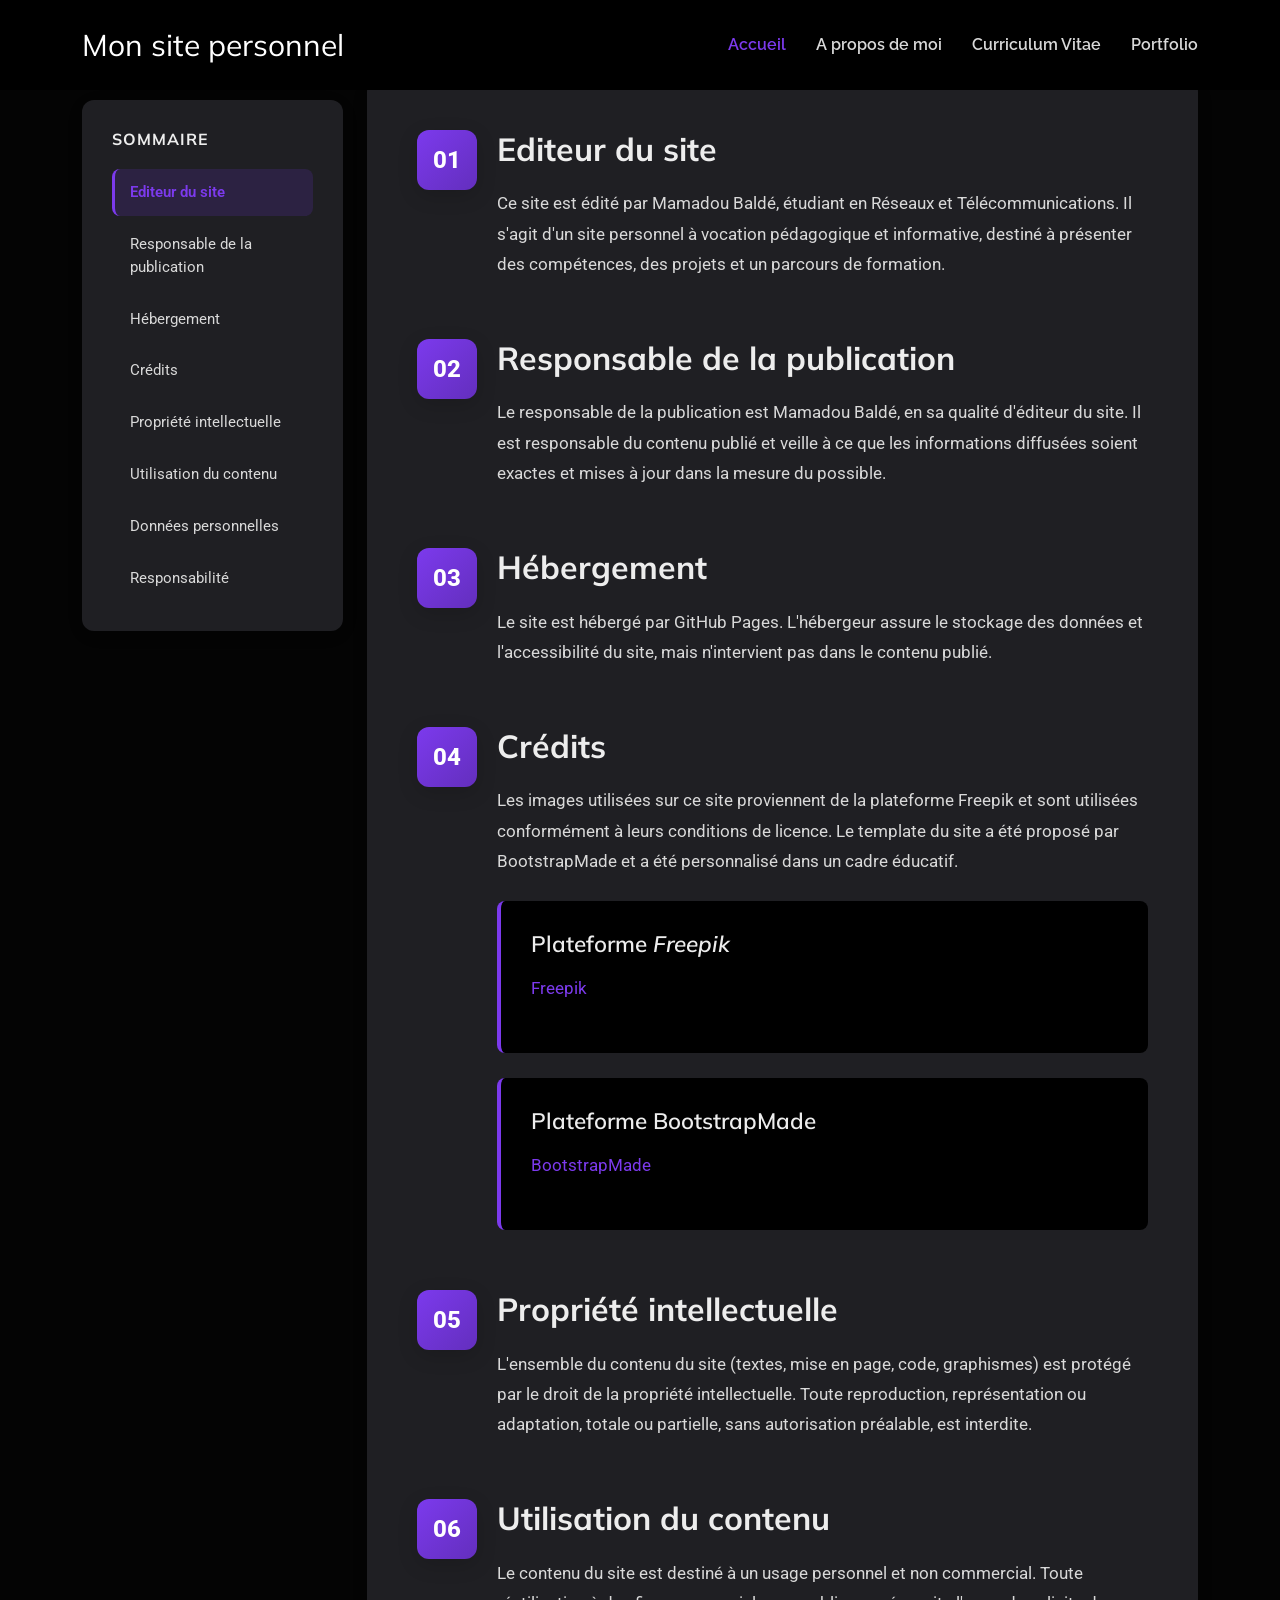
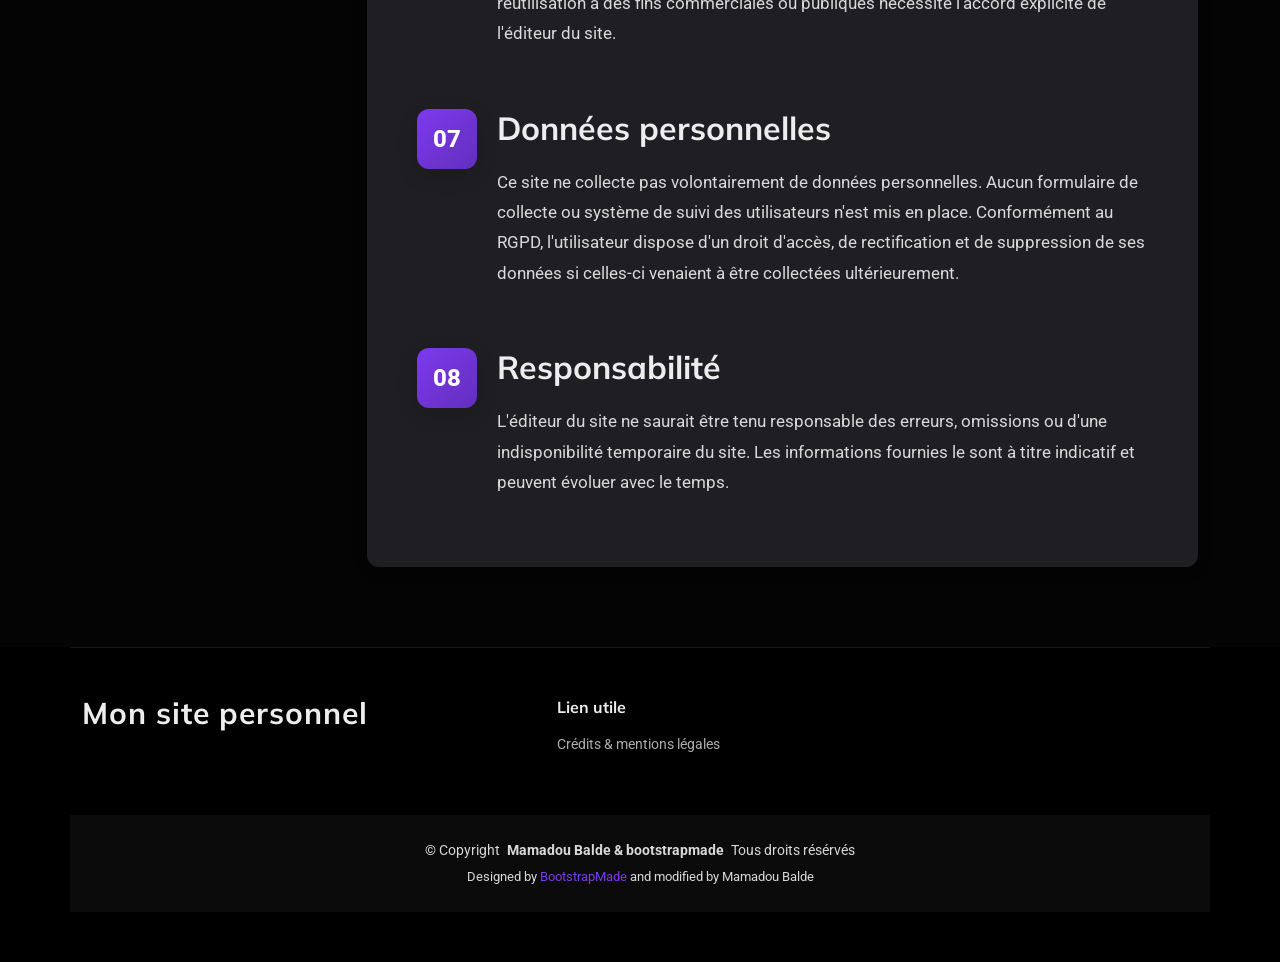
<file: Credits.html>
<!DOCTYPE html>
<html lang="en">

<head>
  <meta charset="utf-8">
  <meta content="width=device-width, initial-scale=1.0" name="viewport">
  <title>Crédits & mentions légales</title>
  <meta name="description" content="">
  <meta name="keywords" content="">

  <!-- Favicons -->
  <link href="assets/img/favicon.png" rel="icon">
  <link href="assets/img/apple-touch-icon.png" rel="apple-touch-icon">

  <!-- Fonts -->
  <link href="https://fonts.googleapis.com" rel="preconnect">
  <link href="https://fonts.gstatic.com" rel="preconnect" crossorigin>
  <link href="https://fonts.googleapis.com/css2?family=Roboto:ital,wght@0,100;0,300;0,400;0,500;0,700;0,900;1,100;1,300;1,400;1,500;1,700;1,900&family=Raleway:ital,wght@0,100;0,200;0,300;0,400;0,500;0,600;0,700;0,800;0,900;1,100;1,200;1,300;1,400;1,500;1,600;1,700;1,800;1,900&family=Mulish:ital,wght@0,200;0,300;0,400;0,500;0,600;0,700;0,800;0,900;1,200;1,300;1,400;1,500;1,600;1,700;1,800;1,900&display=swap" rel="stylesheet">

  <!-- Vendor CSS Files -->
  <link href="assets/vendor/bootstrap/css/bootstrap.min.css" rel="stylesheet">
  <link href="assets/vendor/bootstrap-icons/bootstrap-icons.css" rel="stylesheet">
  <link href="assets/vendor/aos/aos.css" rel="stylesheet">
  <link href="assets/vendor/glightbox/css/glightbox.min.css" rel="stylesheet">
  <link href="assets/vendor/swiper/swiper-bundle.min.css" rel="stylesheet">

  <!-- Main CSS File -->
  <link href="assets/css/main.css" rel="stylesheet">

  <!-- =======================================================
  * Template Name: Craftivo
  * Template URL: https://bootstrapmade.com/craftivo-bootstrap-portfolio-template/
  * Updated: Oct 04 2025 with Bootstrap v5.3.8
  * Author: BootstrapMade.com
  * License: https://bootstrapmade.com/license/
  ======================================================== -->
</head>

<body class="privacy-page">

  <header id="header" class="header d-flex align-items-center fixed-top">
    <div class="container-fluid container-xl position-relative d-flex align-items-center">

      <a href="index.html" class="logo d-flex align-items-center me-auto">
        <!-- Uncomment the line below if you also wish to use an image logo -->
        <!-- <img src="assets/img/logo.webp" alt=""> -->
        <h1 class="sitename">Mon site personnel</h1>
      </a>

      <nav id="navmenu" class="navmenu">
        <ul>
          <li><a href="index.html#hero" class="active">Accueil</a></li>
          <li><a href="index.html#about">A propos de moi</a></li>
          <li><a href="index.html#resume">Curriculum Vitae</a></li>
          <li><a href="index.html#portfolio">Portfolio</a></li>  
        </ul>
        <i class="mobile-nav-toggle d-xl-none bi bi-list"></i>
      </nav>
    </div>
  </header>

  <main class="main">


    <!-- Privacy Section -->
    <section id="privacy" class="privacy section">

      <div class="container">

        <div class="row">
          <!-- Sidebar Navigation -->
          <div class="col-lg-3">
            <div class="policy-sidebar" data-aos="fade-right">
              <h3>Sommaire</h3>
              <nav class="policy-nav">
                <a href="#editor" class="nav-link active">Editeur du site</a>
                <a href="#publish" class="nav-link">Responsable de la publication</a>
                <a href="#hosting" class="nav-link">Hébergement</a>
                <a href="#credits" class="nav-link">Crédits</a>
                <a href="#property" class="nav-link">Propriété intellectuelle</a>
                <a href="#content" class="nav-link">Utilisation du contenu</a>
                <a href="#datas" class="nav-link">Données personnelles</a>
                <a href="#responsabilities" class="nav-link">Responsabilité</a>
              </nav>
            </div>
          </div>

          <!-- Main Content -->
          <div class="col-lg-9">
            <div class="policy-main">
             <!-- Introduction -->
              <div class="policy-section" id="editor" data-aos="fade-up" data-aos-delay="100">
                <div class="section-number">01</div>
                <h2>Editeur du site</h2>
                <p>Ce site est édité par Mamadou Baldé, étudiant en Réseaux et Télécommunications. Il s'agit d'un site personnel à vocation pédagogique et informative, destiné à présenter des compétences, des projets et un parcours de formation.</p>
              </div>

              <!-- Publishing -->
              <div class="policy-section" id="publish" data-aos="fade-up" data-aos-delay="150">
                <div class="section-number">02</div>
                <h2>Responsable de la publication</h2>
                <p>Le responsable de la publication est Mamadou Baldé, en sa qualité d'éditeur du site. Il est responsable du contenu publié et veille à ce que les informations diffusées soient exactes et mises à jour dans la mesure du possible.</p>
              </div>

              <!-- Hosting -->
              <div class="policy-section" id="hosting" data-aos="fade-up" data-aos-delay="200">
                <div class="section-number">03</div>
                <h2>Hébergement</h2>
                <p>Le site est hébergé par GitHub Pages. L'hébergeur assure le stockage des données et l'accessibilité du site, mais n'intervient pas dans le contenu publié.</p>
              </div>

              <!-- Credits -->
              <div class="policy-section" id="credits" data-aos="fade-up" data-aos-delay="250">
                <div class="section-number">04</div>
                <h2>Crédits</h2>
                <p>Les images utilisées sur ce site proviennent de la plateforme Freepik et sont utilisées conformément à leurs conditions de licence. Le template du site a été proposé par BootstrapMade et a été personnalisé dans un cadre éducatif.</p>

                <div class="sharing-box">
                  <h3>Plateforme <em>Freepik</em></h3>
                  <p><a href="https://fr.freepik.com" target="_blank">Freepik</a></p>
                </div>

                <div class="sharing-box">
                  <h3>Plateforme BootstrapMade</h3>
                  <p><a href="https://bootstrapmade.com/" target="_blank">BootstrapMade</a></p>
                </div>
              </div>

              <!-- property -->
              <div class="policy-section" id="property" data-aos="fade-up" data-aos-delay="300">
                <div class="section-number">05</div>
                <h2>Propriété intellectuelle</h2>
                <p>L'ensemble du contenu du site (textes, mise en page, code, graphismes) est protégé par le droit de la propriété intellectuelle. Toute reproduction, représentation ou adaptation, totale ou partielle, sans autorisation préalable, est interdite.</p>
              </div>

              <!-- Content  -->
              <div class="policy-section" id="content" data-aos="fade-up" data-aos-delay="100">
                <div class="section-number">06</div>
                <h2>Utilisation du contenu</h2>
                <p>Le contenu du site est destiné à un usage personnel et non commercial. Toute réutilisation à des fins commerciales ou publiques nécessite l'accord explicite de l'éditeur du site.</p>
              </div>

              <!-- Policy datas -->
              <div class="policy-section" id="datas" data-aos="fade-up" data-aos-delay="150">
                <div class="section-number">07</div>
                <h2>Données personnelles</h2>
                <p>Ce site ne collecte pas volontairement de données personnelles. Aucun formulaire de collecte ou système de suivi des utilisateurs n'est mis en place. Conformément au RGPD, l'utilisateur dispose d'un droit d'accès, de rectification et de suppression de ses données si celles-ci venaient à être collectées ultérieurement.</p>
              </div>

              <!-- Responsabilities -->
              <div class="policy-section" id="responsabilities" data-aos="fade-up" data-aos-delay="150">
                <div class="section-number">08</div>
                <h2>Responsabilité</h2>
                <p>L'éditeur du site ne saurait être tenu responsable des erreurs, omissions ou d'une indisponibilité temporaire du site. Les informations fournies le sont à titre indicatif et peuvent évoluer avec le temps.</p>
              </div>


              <!-- Contact Section -->

            </div>
          </div>

        </div>

      </div>

    </section><!-- /Privacy Section -->

  </main>

  <footer id="footer" class="footer">

    <div class="container footer-top">
      <div class="row gy-4">
        <div class="col-lg-5 col-md-12 footer-about">
          <a href="index.html" class="logo d-flex align-items-center">
            <span class="sitename">Mon site personnel</span>
          </a>
        </div>

        <div class="col-lg-2 col-6 footer-links">
          <h4>Lien utile</h4>
          <ul>
            <li><a href="Credits.html">Crédits & mentions légales</a></li>
          </ul>
        </div>


        </div>

      </div>
    </div>

    <div class="container copyright text-center mt-4">
      <p>© <span>Copyright</span> <strong class="px-1 sitename">Mamadou Balde & bootstrapmade</strong> <span>Tous droits résérvés </span></p>
      <div class="credits">
        <!-- All the links in the footer should remain intact. -->
        <!-- You can delete the links only if you've purchased the pro version. -->
        <!-- Licensing information: https://bootstrapmade.com/license/ -->
        <!-- Purchase the pro version with working PHP/AJAX contact form: [buy-url] -->
        Designed by <a href="https://bootstrapmade.com/">BootstrapMade </a>and modified by Mamadou Balde
      </div>
    </div>

  </footer>

  <!-- Scroll Top -->
  <a href="#" id="scroll-top" class="scroll-top d-flex align-items-center justify-content-center"><i class="bi bi-arrow-up-short"></i></a>

  <!-- Preloader -->
  <div id="preloader"></div>

  <!-- Vendor JS Files -->
  <script src="assets/vendor/bootstrap/js/bootstrap.bundle.min.js"></script>
  <script src="assets/vendor/php-email-form/validate.js"></script>
  <script src="assets/vendor/aos/aos.js"></script>
  <script src="assets/vendor/typed.js/typed.umd.js"></script>
  <script src="assets/vendor/waypoints/noframework.waypoints.js"></script>
  <script src="assets/vendor/glightbox/js/glightbox.min.js"></script>
  <script src="assets/vendor/imagesloaded/imagesloaded.pkgd.min.js"></script>
  <script src="assets/vendor/isotope-layout/isotope.pkgd.min.js"></script>
  <script src="assets/vendor/swiper/swiper-bundle.min.js"></script>

  <!-- Main JS File -->
  <script src="assets/js/main.js"></script>

</body>

</html>
</file>
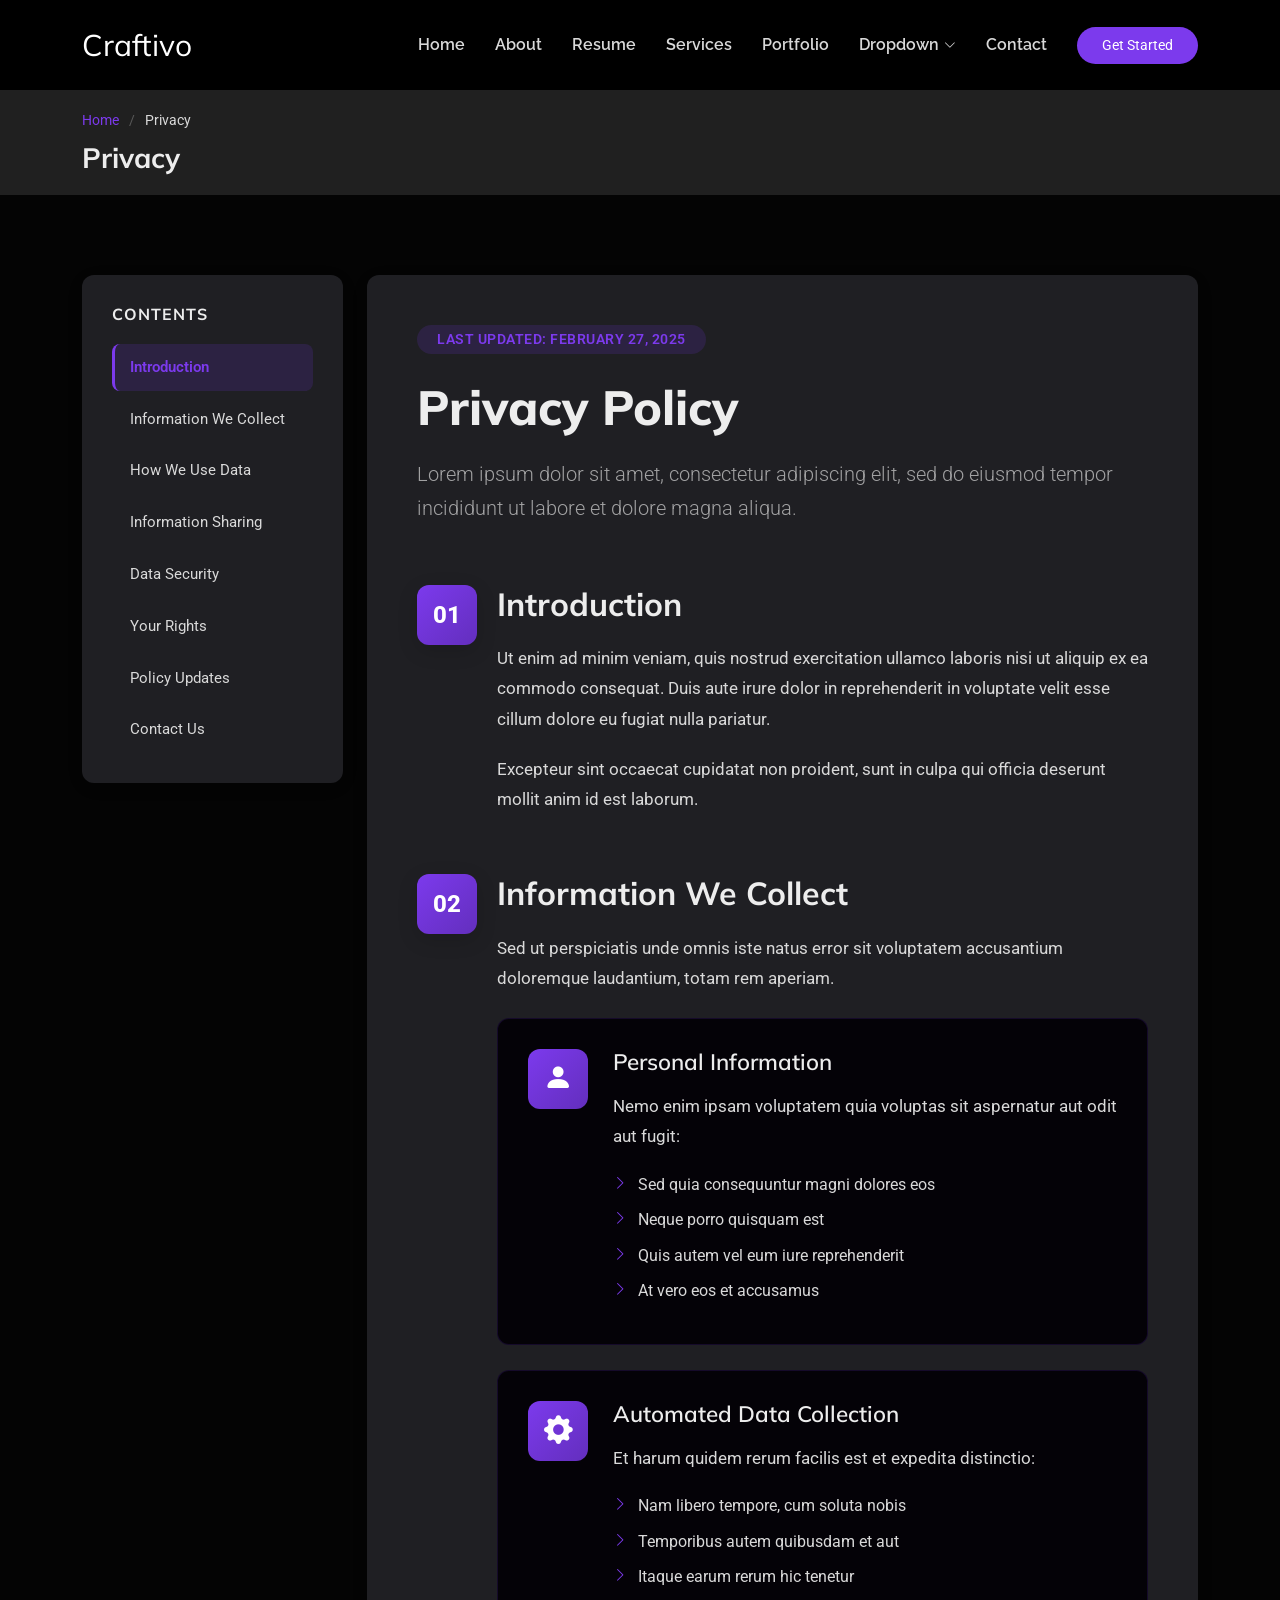
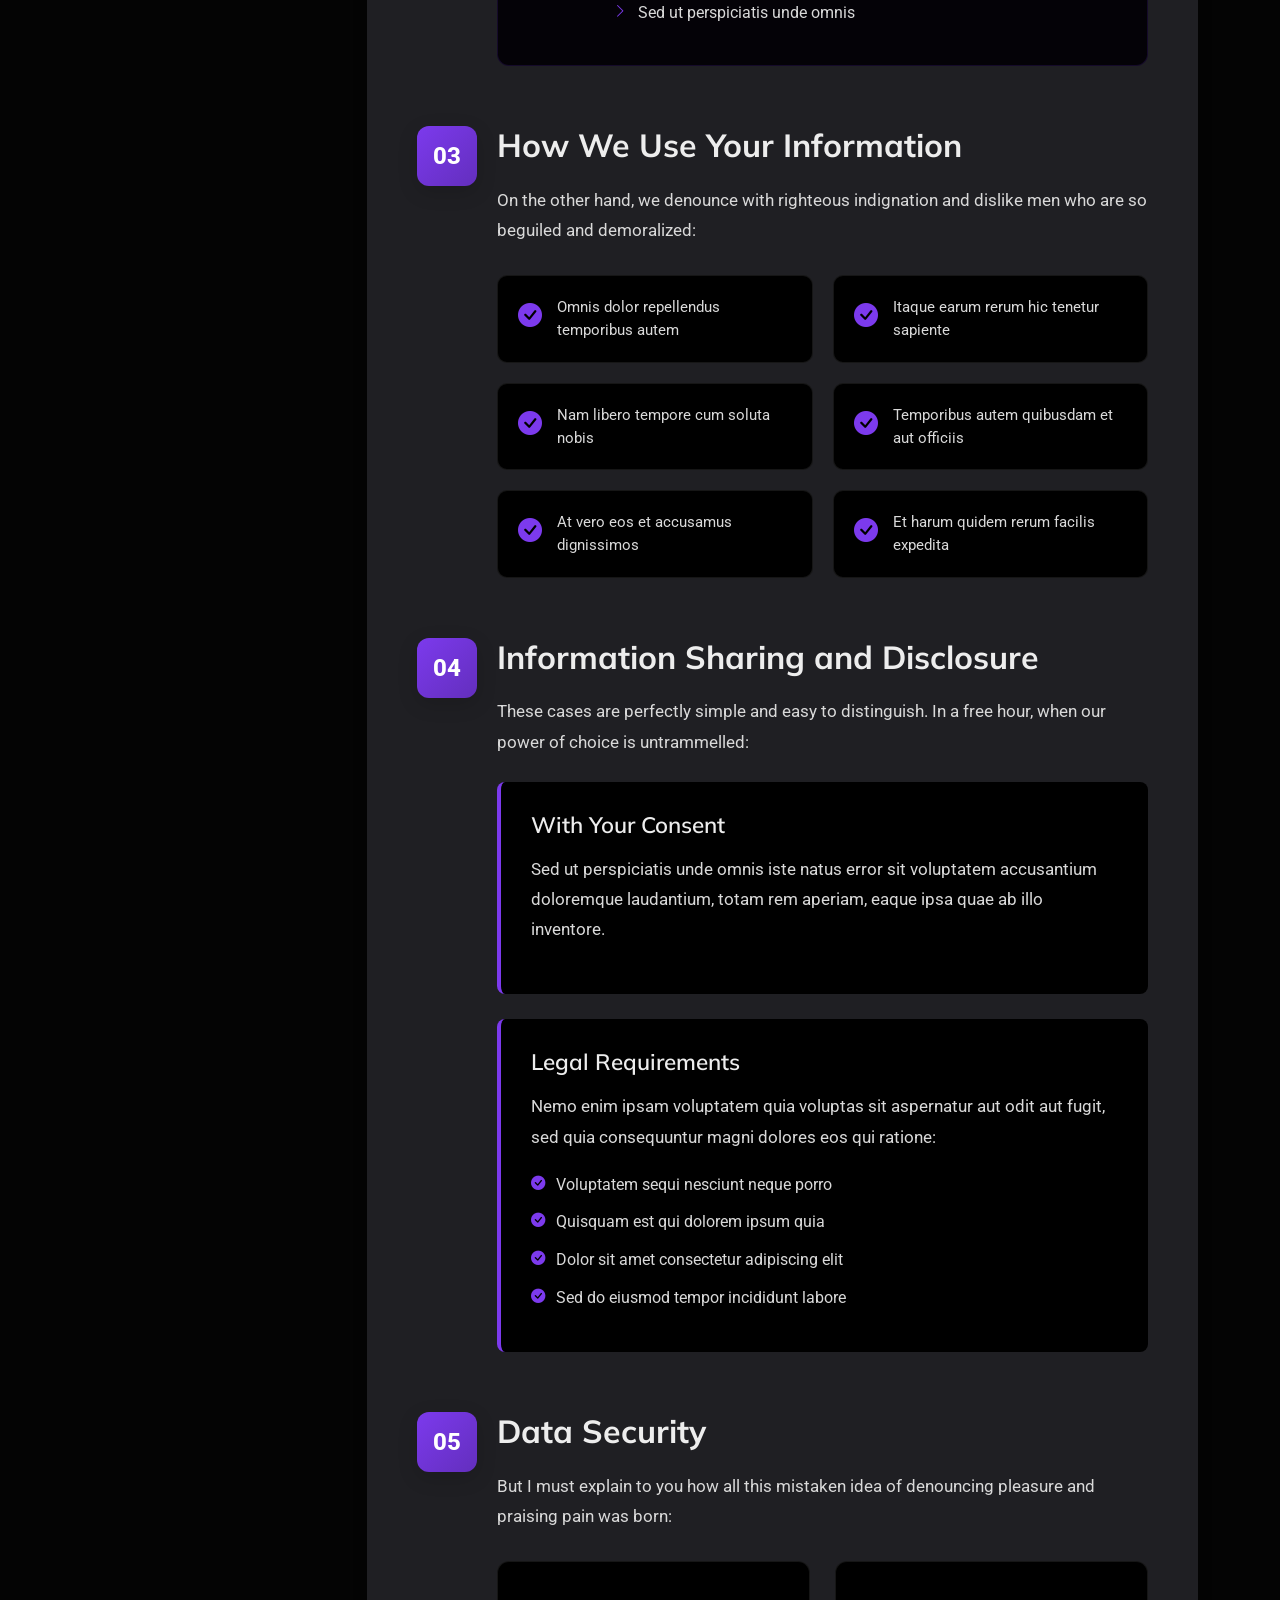
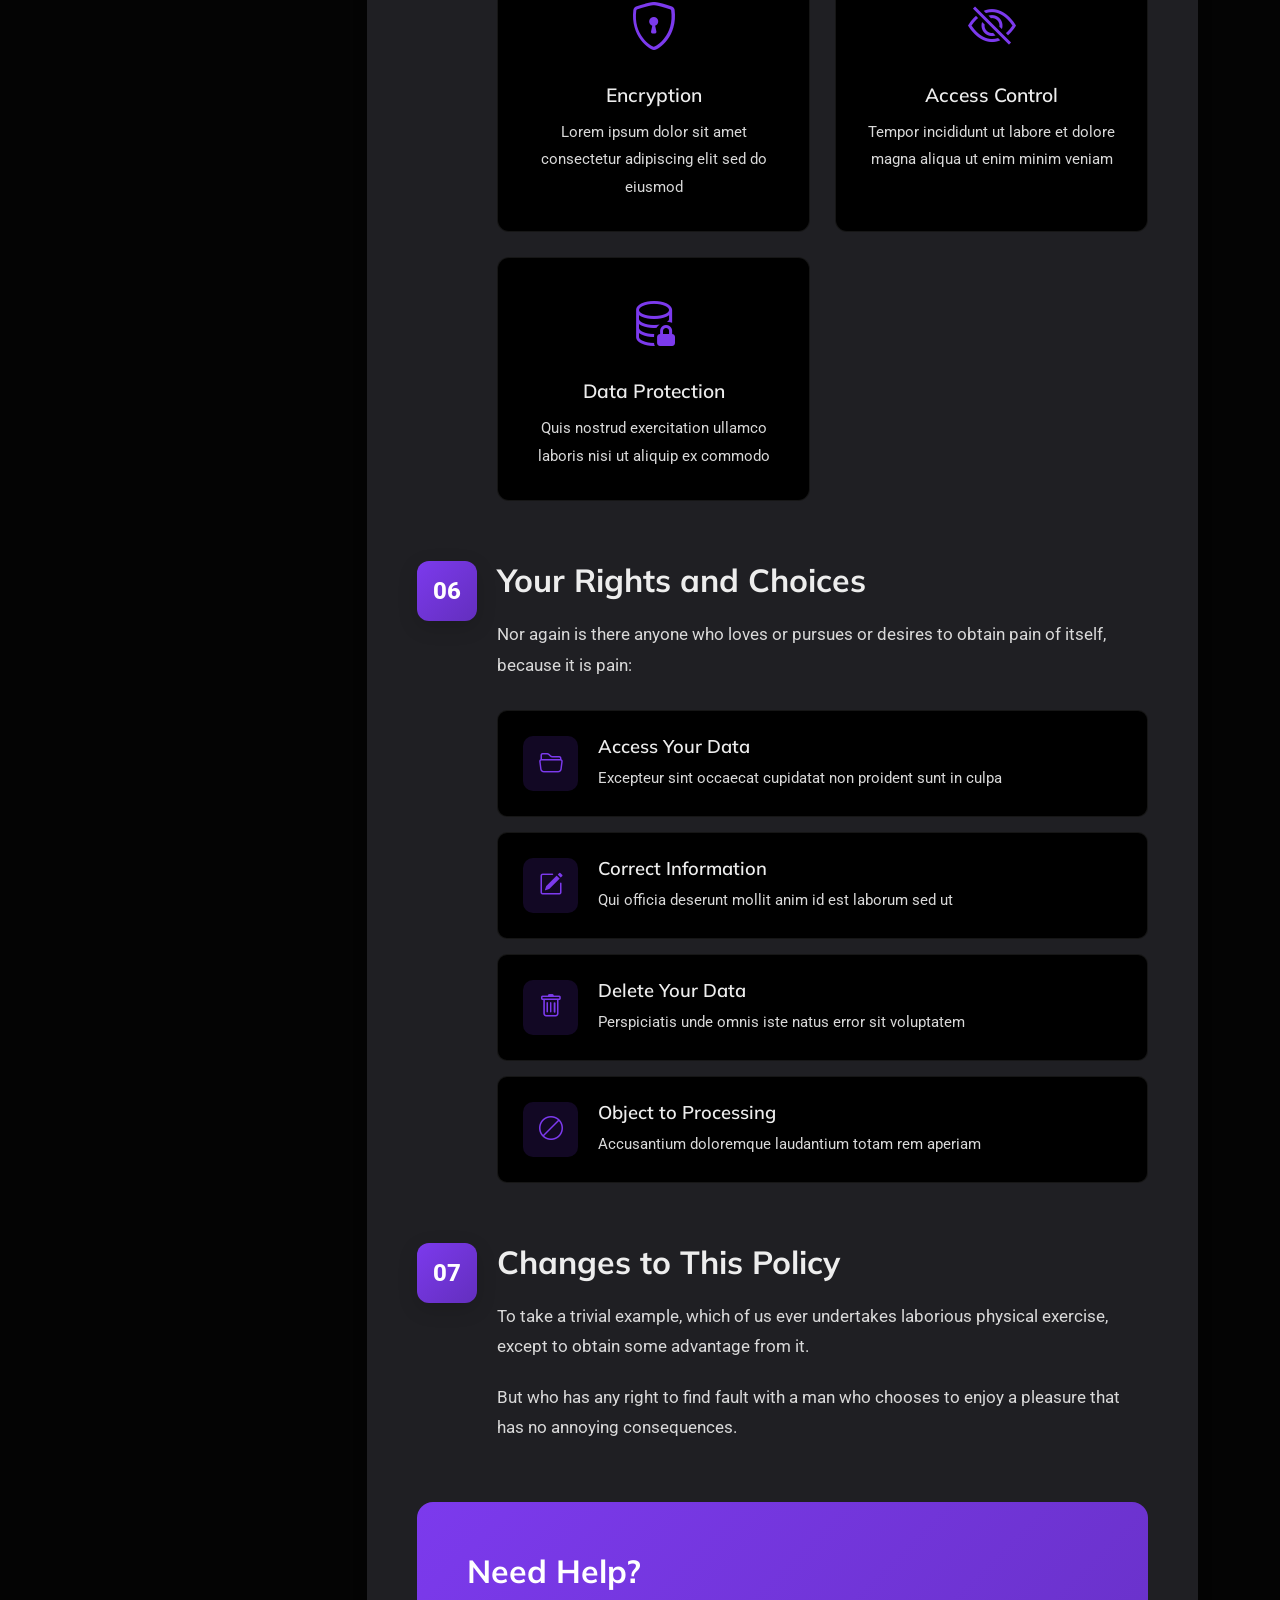
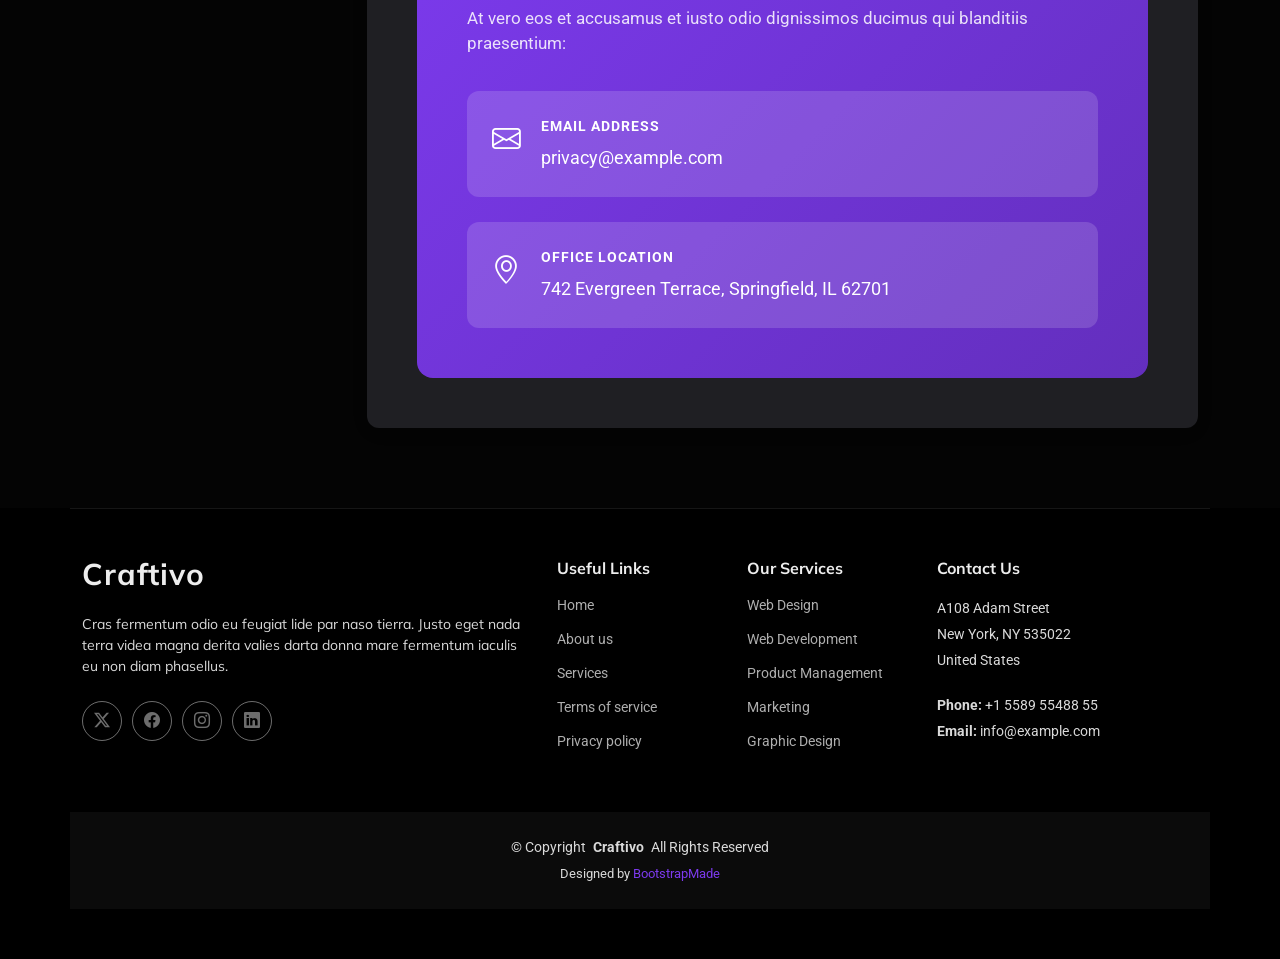
<file: privacy.html>
<!DOCTYPE html>
<html lang="en">

<head>
  <meta charset="utf-8">
  <meta content="width=device-width, initial-scale=1.0" name="viewport">
  <title>Privacy - Craftivo Bootstrap Template</title>
  <meta name="description" content="">
  <meta name="keywords" content="">

  <!-- Favicons -->
  <link href="assets/img/favicon.png" rel="icon">
  <link href="assets/img/apple-touch-icon.png" rel="apple-touch-icon">

  <!-- Fonts -->
  <link href="https://fonts.googleapis.com" rel="preconnect">
  <link href="https://fonts.gstatic.com" rel="preconnect" crossorigin>
  <link href="https://fonts.googleapis.com/css2?family=Roboto:ital,wght@0,100;0,300;0,400;0,500;0,700;0,900;1,100;1,300;1,400;1,500;1,700;1,900&family=Raleway:ital,wght@0,100;0,200;0,300;0,400;0,500;0,600;0,700;0,800;0,900;1,100;1,200;1,300;1,400;1,500;1,600;1,700;1,800;1,900&family=Mulish:ital,wght@0,200;0,300;0,400;0,500;0,600;0,700;0,800;0,900;1,200;1,300;1,400;1,500;1,600;1,700;1,800;1,900&display=swap" rel="stylesheet">

  <!-- Vendor CSS Files -->
  <link href="assets/vendor/bootstrap/css/bootstrap.min.css" rel="stylesheet">
  <link href="assets/vendor/bootstrap-icons/bootstrap-icons.css" rel="stylesheet">
  <link href="assets/vendor/aos/aos.css" rel="stylesheet">
  <link href="assets/vendor/glightbox/css/glightbox.min.css" rel="stylesheet">
  <link href="assets/vendor/swiper/swiper-bundle.min.css" rel="stylesheet">

  <!-- Main CSS File -->
  <link href="assets/css/main.css" rel="stylesheet">

  <!-- =======================================================
  * Template Name: Craftivo
  * Template URL: https://bootstrapmade.com/craftivo-bootstrap-portfolio-template/
  * Updated: Oct 04 2025 with Bootstrap v5.3.8
  * Author: BootstrapMade.com
  * License: https://bootstrapmade.com/license/
  ======================================================== -->
</head>

<body class="privacy-page">

  <header id="header" class="header d-flex align-items-center sticky-top">
    <div class="container-fluid container-xl position-relative d-flex align-items-center">

      <a href="index.html" class="logo d-flex align-items-center me-auto">
        <!-- Uncomment the line below if you also wish to use an image logo -->
        <!-- <img src="assets/img/logo.webp" alt=""> -->
        <h1 class="sitename">Craftivo</h1>
      </a>

      <nav id="navmenu" class="navmenu">
        <ul>
          <li><a href="#hero">Home</a></li>
          <li><a href="#about">About</a></li>
          <li><a href="#resume">Resume</a></li>
          <li><a href="#services">Services</a></li>
          <li><a href="#portfolio">Portfolio</a></li>
          <li class="dropdown"><a href="#"><span>Dropdown</span> <i class="bi bi-chevron-down toggle-dropdown"></i></a>
            <ul>
              <li><a href="#">Dropdown 1</a></li>
              <li class="dropdown"><a href="#"><span>Deep Dropdown</span> <i class="bi bi-chevron-down toggle-dropdown"></i></a>
                <ul>
                  <li><a href="#">Deep Dropdown 1</a></li>
                  <li><a href="#">Deep Dropdown 2</a></li>
                  <li><a href="#">Deep Dropdown 3</a></li>
                  <li><a href="#">Deep Dropdown 4</a></li>
                  <li><a href="#">Deep Dropdown 5</a></li>
                </ul>
              </li>
              <li><a href="#">Dropdown 2</a></li>
              <li><a href="#">Dropdown 3</a></li>
              <li><a href="#">Dropdown 4</a></li>
            </ul>
          </li>
          <li><a href="#contact">Contact</a></li>
        </ul>
        <i class="mobile-nav-toggle d-xl-none bi bi-list"></i>
      </nav>

      <a class="btn-getstarted" href="#about">Get Started</a>

    </div>
  </header>

  <main class="main">

    <!-- Page Title -->
    <div class="page-title light-background">
      <div class="container">
        <nav class="breadcrumbs">
          <ol>
            <li><a href="index.html">Home</a></li>
            <li class="current">Privacy</li>
          </ol>
        </nav>
        <h1>Privacy</h1>
      </div>
    </div><!-- End Page Title -->

    <!-- Privacy Section -->
    <section id="privacy" class="privacy section">

      <div class="container">

        <div class="row">
          <!-- Sidebar Navigation -->
          <div class="col-lg-3">
            <div class="policy-sidebar" data-aos="fade-right">
              <h3>Contents</h3>
              <nav class="policy-nav">
                <a href="#introduction" class="nav-link active">Introduction</a>
                <a href="#information-collect" class="nav-link">Information We Collect</a>
                <a href="#use-information" class="nav-link">How We Use Data</a>
                <a href="#sharing" class="nav-link">Information Sharing</a>
                <a href="#security" class="nav-link">Data Security</a>
                <a href="#rights" class="nav-link">Your Rights</a>
                <a href="#changes" class="nav-link">Policy Updates</a>
                <a href="#contact" class="nav-link">Contact Us</a>
              </nav>
            </div>
          </div>

          <!-- Main Content -->
          <div class="col-lg-9">
            <div class="policy-main">
              <!-- Header -->
              <div class="policy-hero" data-aos="fade-up">
                <div class="badge">Last Updated: February 27, 2025</div>
                <h1>Privacy Policy</h1>
                <p class="lead">Lorem ipsum dolor sit amet, consectetur adipiscing elit, sed do eiusmod tempor incididunt ut labore et dolore magna aliqua.</p>
              </div>

              <!-- Introduction -->
              <div class="policy-section" id="introduction" data-aos="fade-up" data-aos-delay="100">
                <div class="section-number">01</div>
                <h2>Introduction</h2>
                <p>Ut enim ad minim veniam, quis nostrud exercitation ullamco laboris nisi ut aliquip ex ea commodo consequat. Duis aute irure dolor in reprehenderit in voluptate velit esse cillum dolore eu fugiat nulla pariatur.</p>
                <p>Excepteur sint occaecat cupidatat non proident, sunt in culpa qui officia deserunt mollit anim id est laborum.</p>
              </div>

              <!-- Information Collection -->
              <div class="policy-section" id="information-collect" data-aos="fade-up" data-aos-delay="150">
                <div class="section-number">02</div>
                <h2>Information We Collect</h2>
                <p>Sed ut perspiciatis unde omnis iste natus error sit voluptatem accusantium doloremque laudantium, totam rem aperiam.</p>

                <div class="info-card">
                  <div class="card-icon">
                    <i class="bi bi-person-fill"></i>
                  </div>
                  <div class="card-content">
                    <h3>Personal Information</h3>
                    <p>Nemo enim ipsam voluptatem quia voluptas sit aspernatur aut odit aut fugit:</p>
                    <ul>
                      <li>Sed quia consequuntur magni dolores eos</li>
                      <li>Neque porro quisquam est</li>
                      <li>Quis autem vel eum iure reprehenderit</li>
                      <li>At vero eos et accusamus</li>
                    </ul>
                  </div>
                </div>

                <div class="info-card">
                  <div class="card-icon">
                    <i class="bi bi-gear-fill"></i>
                  </div>
                  <div class="card-content">
                    <h3>Automated Data Collection</h3>
                    <p>Et harum quidem rerum facilis est et expedita distinctio:</p>
                    <ul>
                      <li>Nam libero tempore, cum soluta nobis</li>
                      <li>Temporibus autem quibusdam et aut</li>
                      <li>Itaque earum rerum hic tenetur</li>
                      <li>Sed ut perspiciatis unde omnis</li>
                    </ul>
                  </div>
                </div>
              </div>

              <!-- Use of Information -->
              <div class="policy-section" id="use-information" data-aos="fade-up" data-aos-delay="200">
                <div class="section-number">03</div>
                <h2>How We Use Your Information</h2>
                <p>On the other hand, we denounce with righteous indignation and dislike men who are so beguiled and demoralized:</p>
                <div class="usage-grid">
                  <div class="usage-item">
                    <i class="bi bi-check-circle-fill"></i>
                    <span>Omnis dolor repellendus temporibus autem</span>
                  </div>
                  <div class="usage-item">
                    <i class="bi bi-check-circle-fill"></i>
                    <span>Itaque earum rerum hic tenetur sapiente</span>
                  </div>
                  <div class="usage-item">
                    <i class="bi bi-check-circle-fill"></i>
                    <span>Nam libero tempore cum soluta nobis</span>
                  </div>
                  <div class="usage-item">
                    <i class="bi bi-check-circle-fill"></i>
                    <span>Temporibus autem quibusdam et aut officiis</span>
                  </div>
                  <div class="usage-item">
                    <i class="bi bi-check-circle-fill"></i>
                    <span>At vero eos et accusamus dignissimos</span>
                  </div>
                  <div class="usage-item">
                    <i class="bi bi-check-circle-fill"></i>
                    <span>Et harum quidem rerum facilis expedita</span>
                  </div>
                </div>
              </div>

              <!-- Information Sharing -->
              <div class="policy-section" id="sharing" data-aos="fade-up" data-aos-delay="250">
                <div class="section-number">04</div>
                <h2>Information Sharing and Disclosure</h2>
                <p>These cases are perfectly simple and easy to distinguish. In a free hour, when our power of choice is untrammelled:</p>

                <div class="sharing-box">
                  <h3>With Your Consent</h3>
                  <p>Sed ut perspiciatis unde omnis iste natus error sit voluptatem accusantium doloremque laudantium, totam rem aperiam, eaque ipsa quae ab illo inventore.</p>
                </div>

                <div class="sharing-box">
                  <h3>Legal Requirements</h3>
                  <p>Nemo enim ipsam voluptatem quia voluptas sit aspernatur aut odit aut fugit, sed quia consequuntur magni dolores eos qui ratione:</p>
                  <ul>
                    <li>Voluptatem sequi nesciunt neque porro</li>
                    <li>Quisquam est qui dolorem ipsum quia</li>
                    <li>Dolor sit amet consectetur adipiscing elit</li>
                    <li>Sed do eiusmod tempor incididunt labore</li>
                  </ul>
                </div>
              </div>

              <!-- Data Security -->
              <div class="policy-section" id="security" data-aos="fade-up" data-aos-delay="300">
                <div class="section-number">05</div>
                <h2>Data Security</h2>
                <p>But I must explain to you how all this mistaken idea of denouncing pleasure and praising pain was born:</p>
                <div class="security-features">
                  <div class="feature">
                    <i class="bi bi-shield-lock"></i>
                    <h4>Encryption</h4>
                    <p>Lorem ipsum dolor sit amet consectetur adipiscing elit sed do eiusmod</p>
                  </div>
                  <div class="feature">
                    <i class="bi bi-eye-slash"></i>
                    <h4>Access Control</h4>
                    <p>Tempor incididunt ut labore et dolore magna aliqua ut enim minim veniam</p>
                  </div>
                  <div class="feature">
                    <i class="bi bi-database-lock"></i>
                    <h4>Data Protection</h4>
                    <p>Quis nostrud exercitation ullamco laboris nisi ut aliquip ex commodo</p>
                  </div>
                </div>
              </div>

              <!-- Your Rights -->
              <div class="policy-section" id="rights" data-aos="fade-up" data-aos-delay="100">
                <div class="section-number">06</div>
                <h2>Your Rights and Choices</h2>
                <p>Nor again is there anyone who loves or pursues or desires to obtain pain of itself, because it is pain:</p>
                <div class="rights-list">
                  <div class="right-item">
                    <div class="right-icon"><i class="bi bi-folder2-open"></i></div>
                    <div class="right-content">
                      <h4>Access Your Data</h4>
                      <p>Excepteur sint occaecat cupidatat non proident sunt in culpa</p>
                    </div>
                  </div>
                  <div class="right-item">
                    <div class="right-icon"><i class="bi bi-pencil-square"></i></div>
                    <div class="right-content">
                      <h4>Correct Information</h4>
                      <p>Qui officia deserunt mollit anim id est laborum sed ut</p>
                    </div>
                  </div>
                  <div class="right-item">
                    <div class="right-icon"><i class="bi bi-trash"></i></div>
                    <div class="right-content">
                      <h4>Delete Your Data</h4>
                      <p>Perspiciatis unde omnis iste natus error sit voluptatem</p>
                    </div>
                  </div>
                  <div class="right-item">
                    <div class="right-icon"><i class="bi bi-ban"></i></div>
                    <div class="right-content">
                      <h4>Object to Processing</h4>
                      <p>Accusantium doloremque laudantium totam rem aperiam</p>
                    </div>
                  </div>
                </div>
              </div>

              <!-- Policy Updates -->
              <div class="policy-section" id="changes" data-aos="fade-up" data-aos-delay="150">
                <div class="section-number">07</div>
                <h2>Changes to This Policy</h2>
                <p>To take a trivial example, which of us ever undertakes laborious physical exercise, except to obtain some advantage from it.</p>
                <p>But who has any right to find fault with a man who chooses to enjoy a pleasure that has no annoying consequences.</p>
              </div>

              <!-- Contact Section -->
              <div class="policy-contact" id="contact" data-aos="fade-up" data-aos-delay="200">
                <div class="contact-card">
                  <h2>Need Help?</h2>
                  <p>At vero eos et accusamus et iusto odio dignissimos ducimus qui blanditiis praesentium:</p>
                  <div class="contact-info">
                    <div class="info-item">
                      <i class="bi bi-envelope"></i>
                      <div>
                        <strong>Email Address</strong>
                        <span>privacy@example.com</span>
                      </div>
                    </div>
                    <div class="info-item">
                      <i class="bi bi-geo-alt"></i>
                      <div>
                        <strong>Office Location</strong>
                        <span>742 Evergreen Terrace, Springfield, IL 62701</span>
                      </div>
                    </div>
                  </div>
                </div>
              </div>

            </div>
          </div>

        </div>

      </div>

    </section><!-- /Privacy Section -->

  </main>

  <footer id="footer" class="footer">

    <div class="container footer-top">
      <div class="row gy-4">
        <div class="col-lg-5 col-md-12 footer-about">
          <a href="index.html" class="logo d-flex align-items-center">
            <span class="sitename">Craftivo</span>
          </a>
          <p>Cras fermentum odio eu feugiat lide par naso tierra. Justo eget nada terra videa magna derita valies darta donna mare fermentum iaculis eu non diam phasellus.</p>
          <div class="social-links d-flex mt-4">
            <a href=""><i class="bi bi-twitter-x"></i></a>
            <a href=""><i class="bi bi-facebook"></i></a>
            <a href=""><i class="bi bi-instagram"></i></a>
            <a href=""><i class="bi bi-linkedin"></i></a>
          </div>
        </div>

        <div class="col-lg-2 col-6 footer-links">
          <h4>Useful Links</h4>
          <ul>
            <li><a href="#">Home</a></li>
            <li><a href="#">About us</a></li>
            <li><a href="#">Services</a></li>
            <li><a href="#">Terms of service</a></li>
            <li><a href="#">Privacy policy</a></li>
          </ul>
        </div>

        <div class="col-lg-2 col-6 footer-links">
          <h4>Our Services</h4>
          <ul>
            <li><a href="#">Web Design</a></li>
            <li><a href="#">Web Development</a></li>
            <li><a href="#">Product Management</a></li>
            <li><a href="#">Marketing</a></li>
            <li><a href="#">Graphic Design</a></li>
          </ul>
        </div>

        <div class="col-lg-3 col-md-12 footer-contact text-center text-md-start">
          <h4>Contact Us</h4>
          <p>A108 Adam Street</p>
          <p>New York, NY 535022</p>
          <p>United States</p>
          <p class="mt-4"><strong>Phone:</strong> <span>+1 5589 55488 55</span></p>
          <p><strong>Email:</strong> <span>info@example.com</span></p>
        </div>

      </div>
    </div>

    <div class="container copyright text-center mt-4">
      <p>© <span>Copyright</span> <strong class="px-1 sitename">Craftivo</strong> <span>All Rights Reserved</span></p>
      <div class="credits">
        <!-- All the links in the footer should remain intact. -->
        <!-- You can delete the links only if you've purchased the pro version. -->
        <!-- Licensing information: https://bootstrapmade.com/license/ -->
        <!-- Purchase the pro version with working PHP/AJAX contact form: [buy-url] -->
        Designed by <a href="https://bootstrapmade.com/">BootstrapMade</a>
      </div>
    </div>

  </footer>

  <!-- Scroll Top -->
  <a href="#" id="scroll-top" class="scroll-top d-flex align-items-center justify-content-center"><i class="bi bi-arrow-up-short"></i></a>

  <!-- Preloader -->
  <div id="preloader"></div>

  <!-- Vendor JS Files -->
  <script src="assets/vendor/bootstrap/js/bootstrap.bundle.min.js"></script>
  <script src="assets/vendor/php-email-form/validate.js"></script>
  <script src="assets/vendor/aos/aos.js"></script>
  <script src="assets/vendor/typed.js/typed.umd.js"></script>
  <script src="assets/vendor/waypoints/noframework.waypoints.js"></script>
  <script src="assets/vendor/glightbox/js/glightbox.min.js"></script>
  <script src="assets/vendor/imagesloaded/imagesloaded.pkgd.min.js"></script>
  <script src="assets/vendor/isotope-layout/isotope.pkgd.min.js"></script>
  <script src="assets/vendor/swiper/swiper-bundle.min.js"></script>

  <!-- Main JS File -->
  <script src="assets/js/main.js"></script>

</body>

</html>
</file>
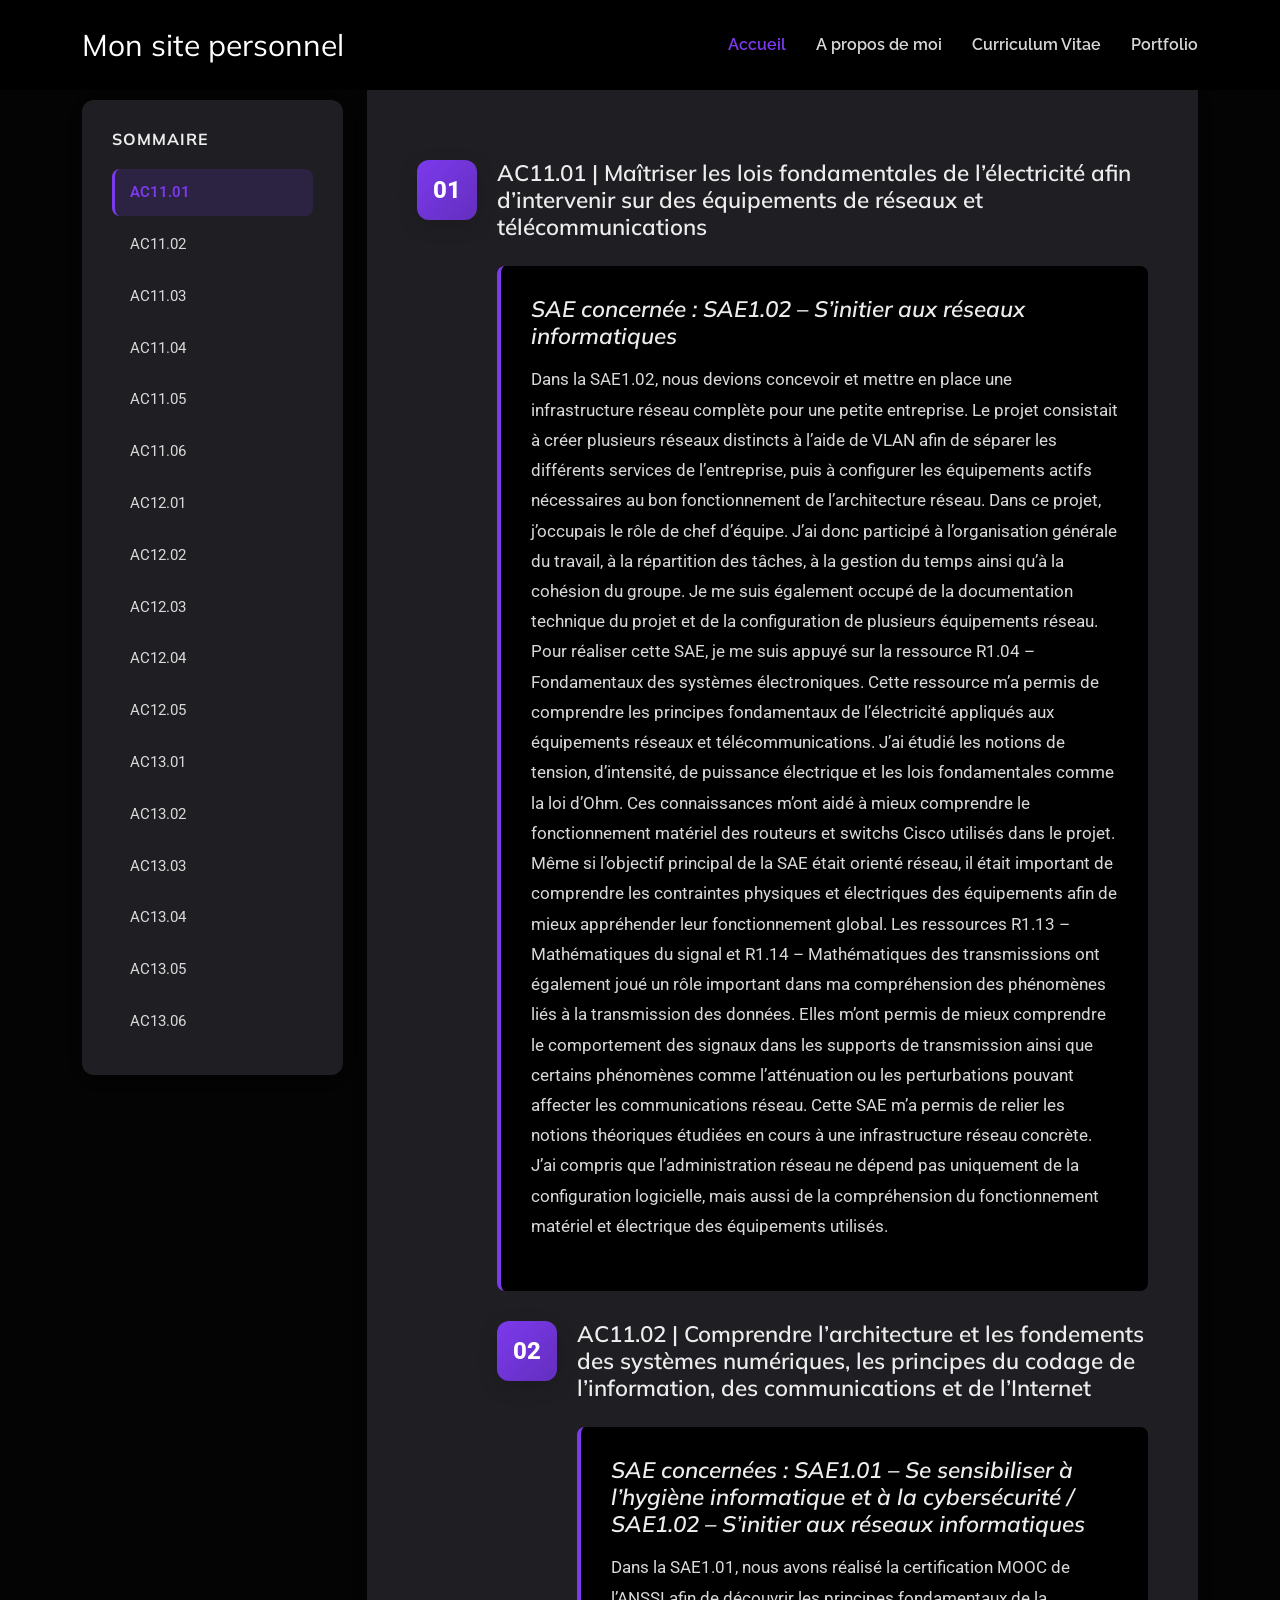
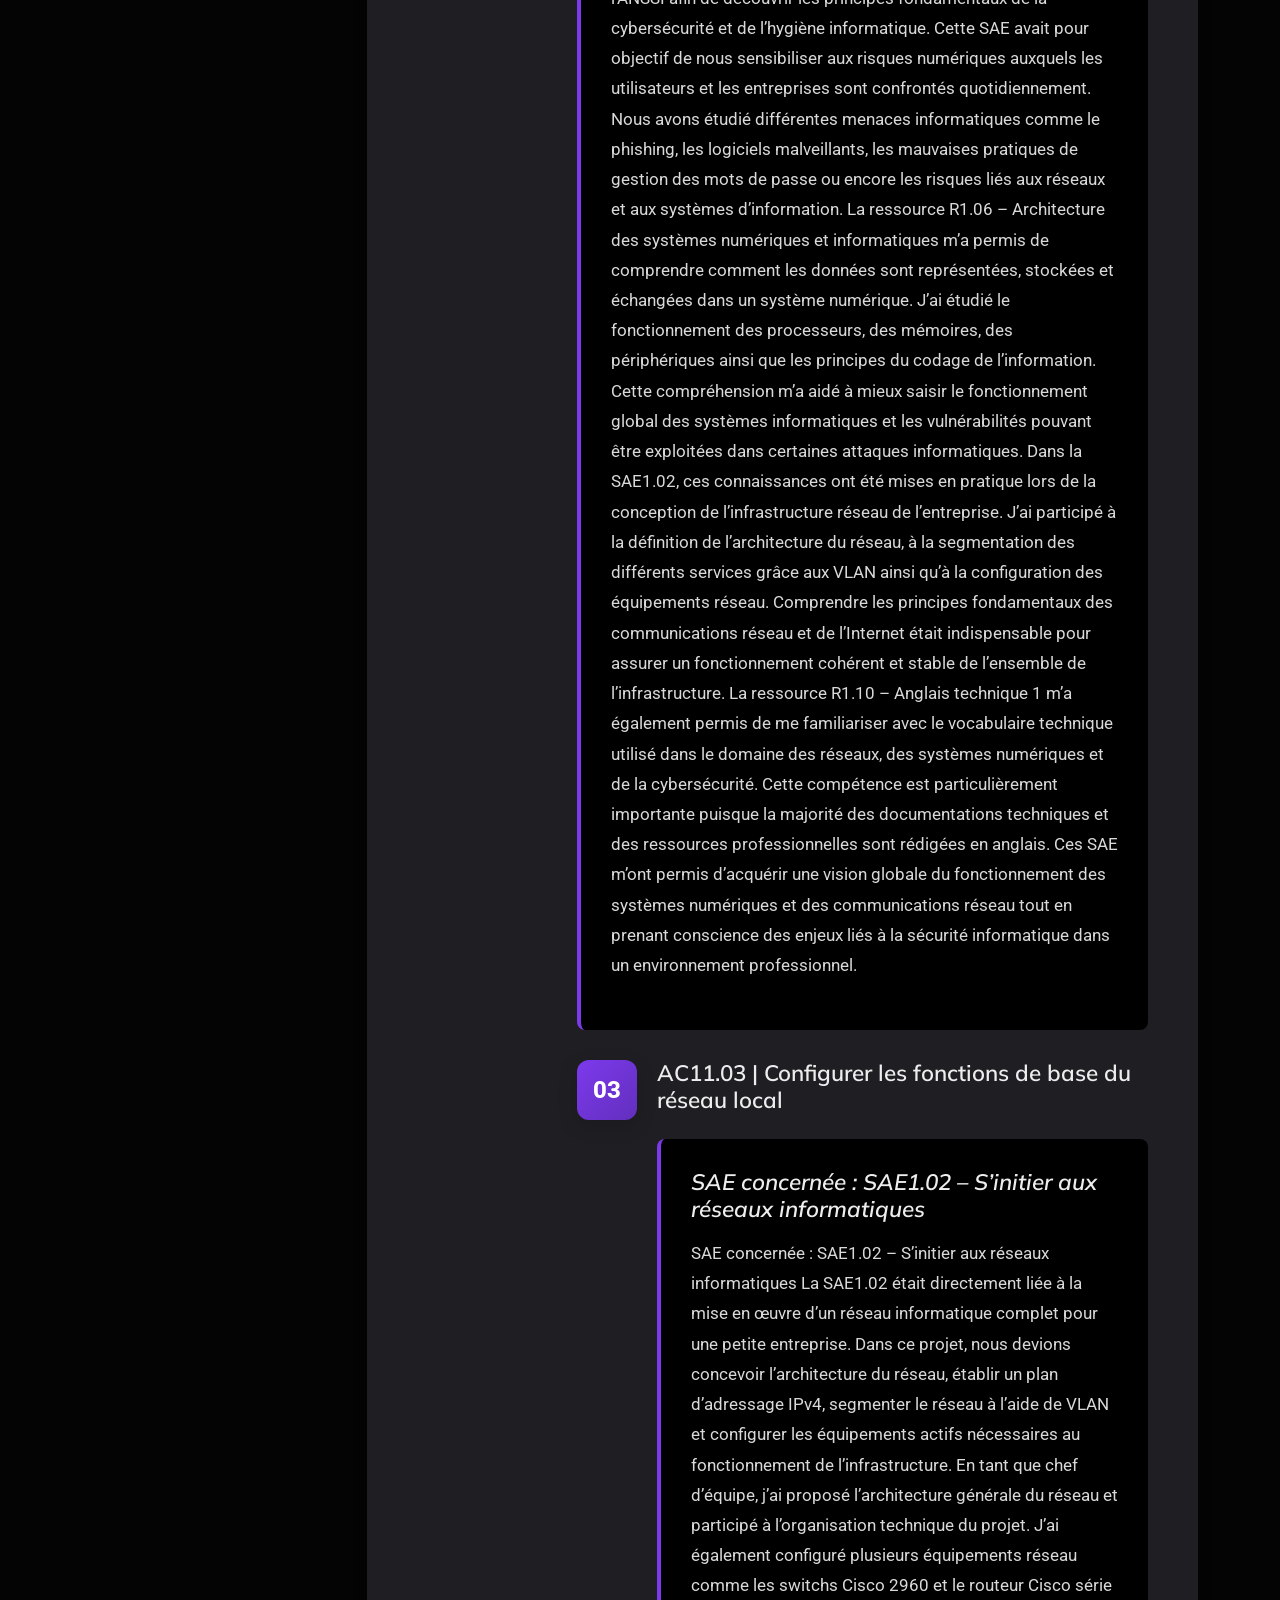
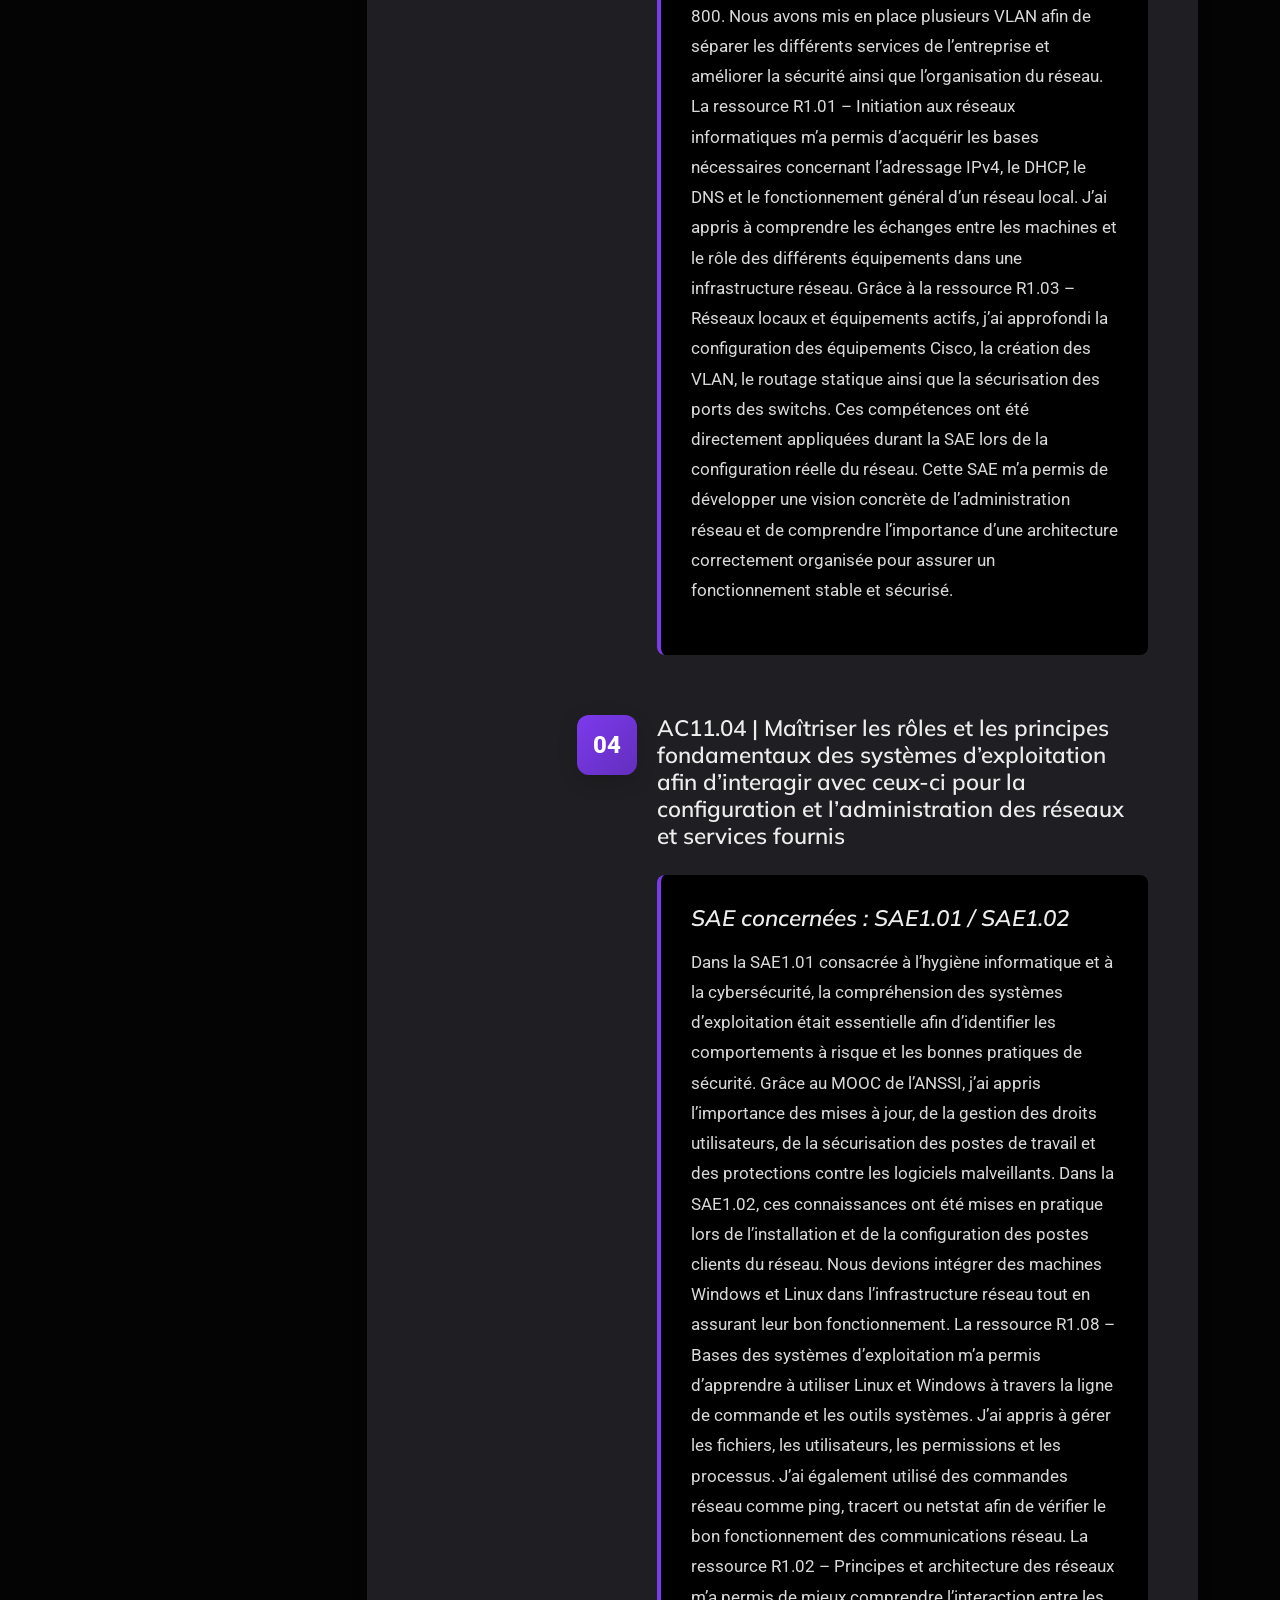
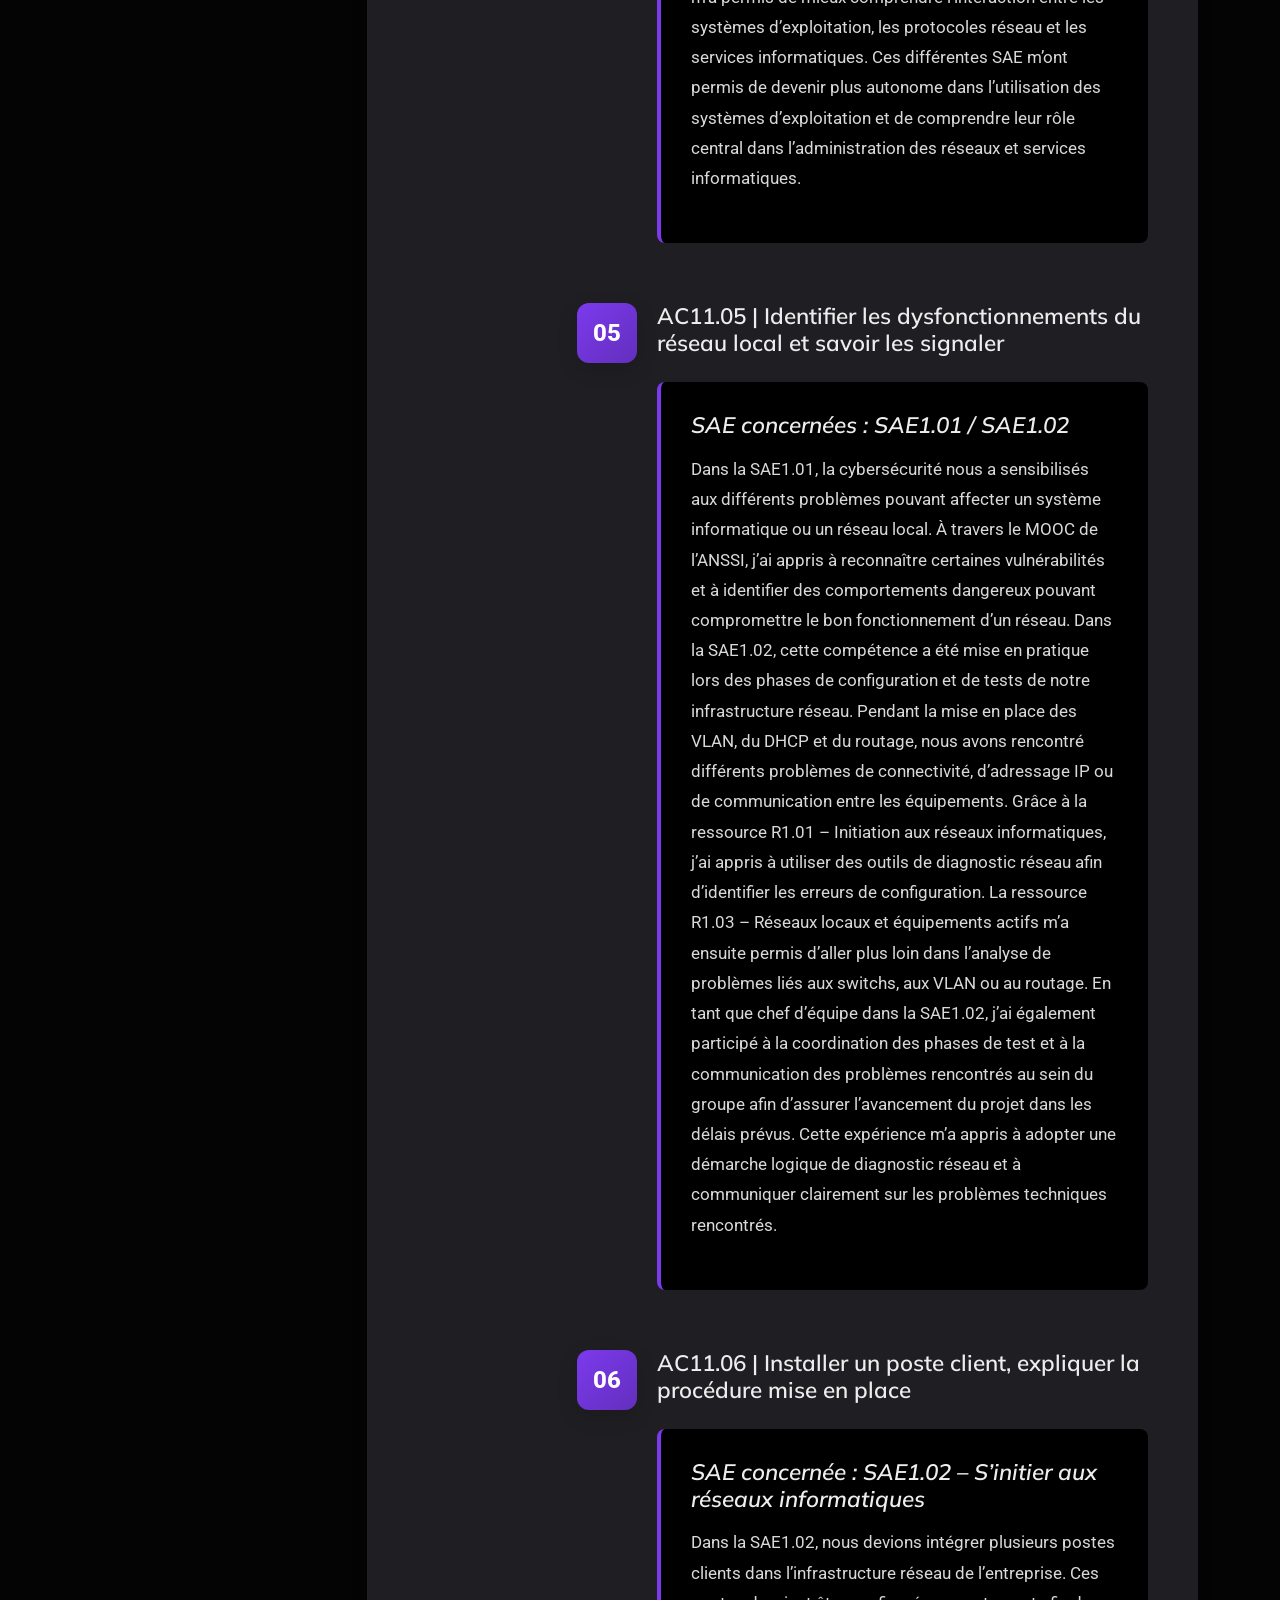
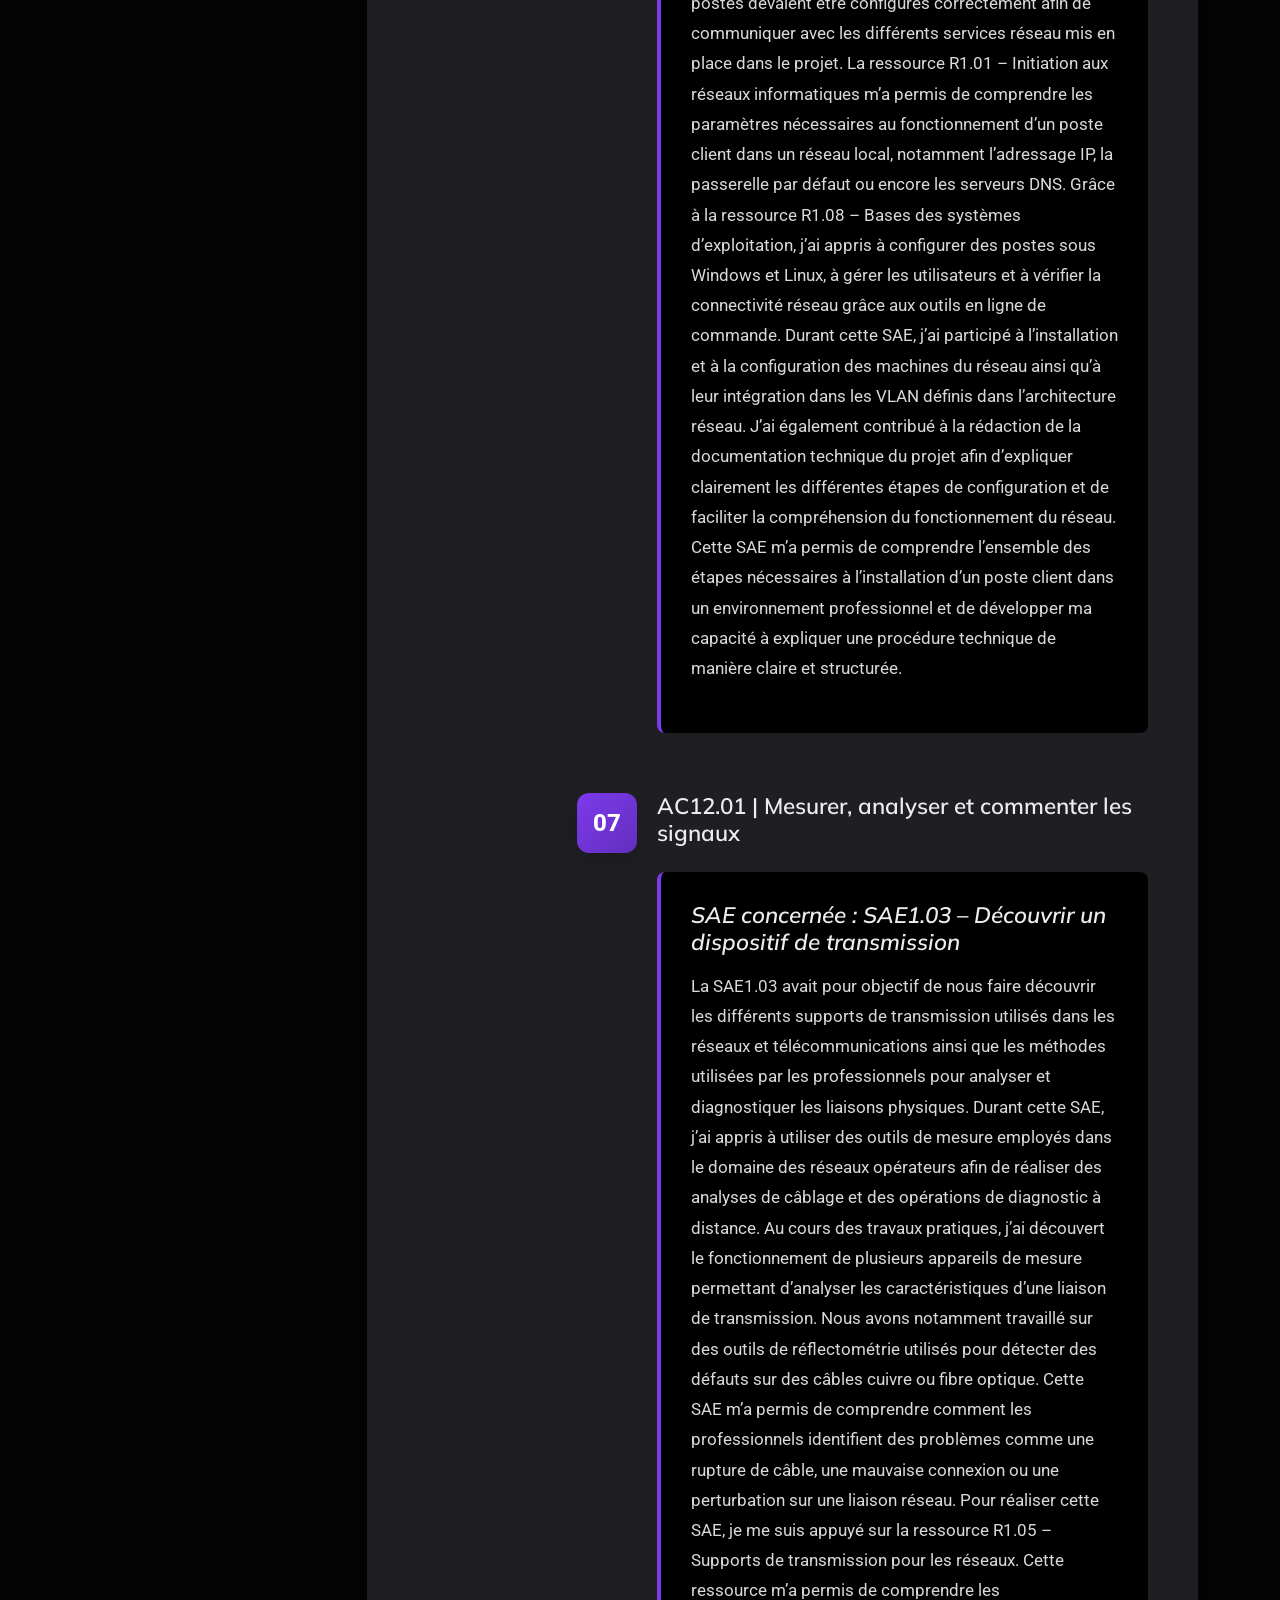
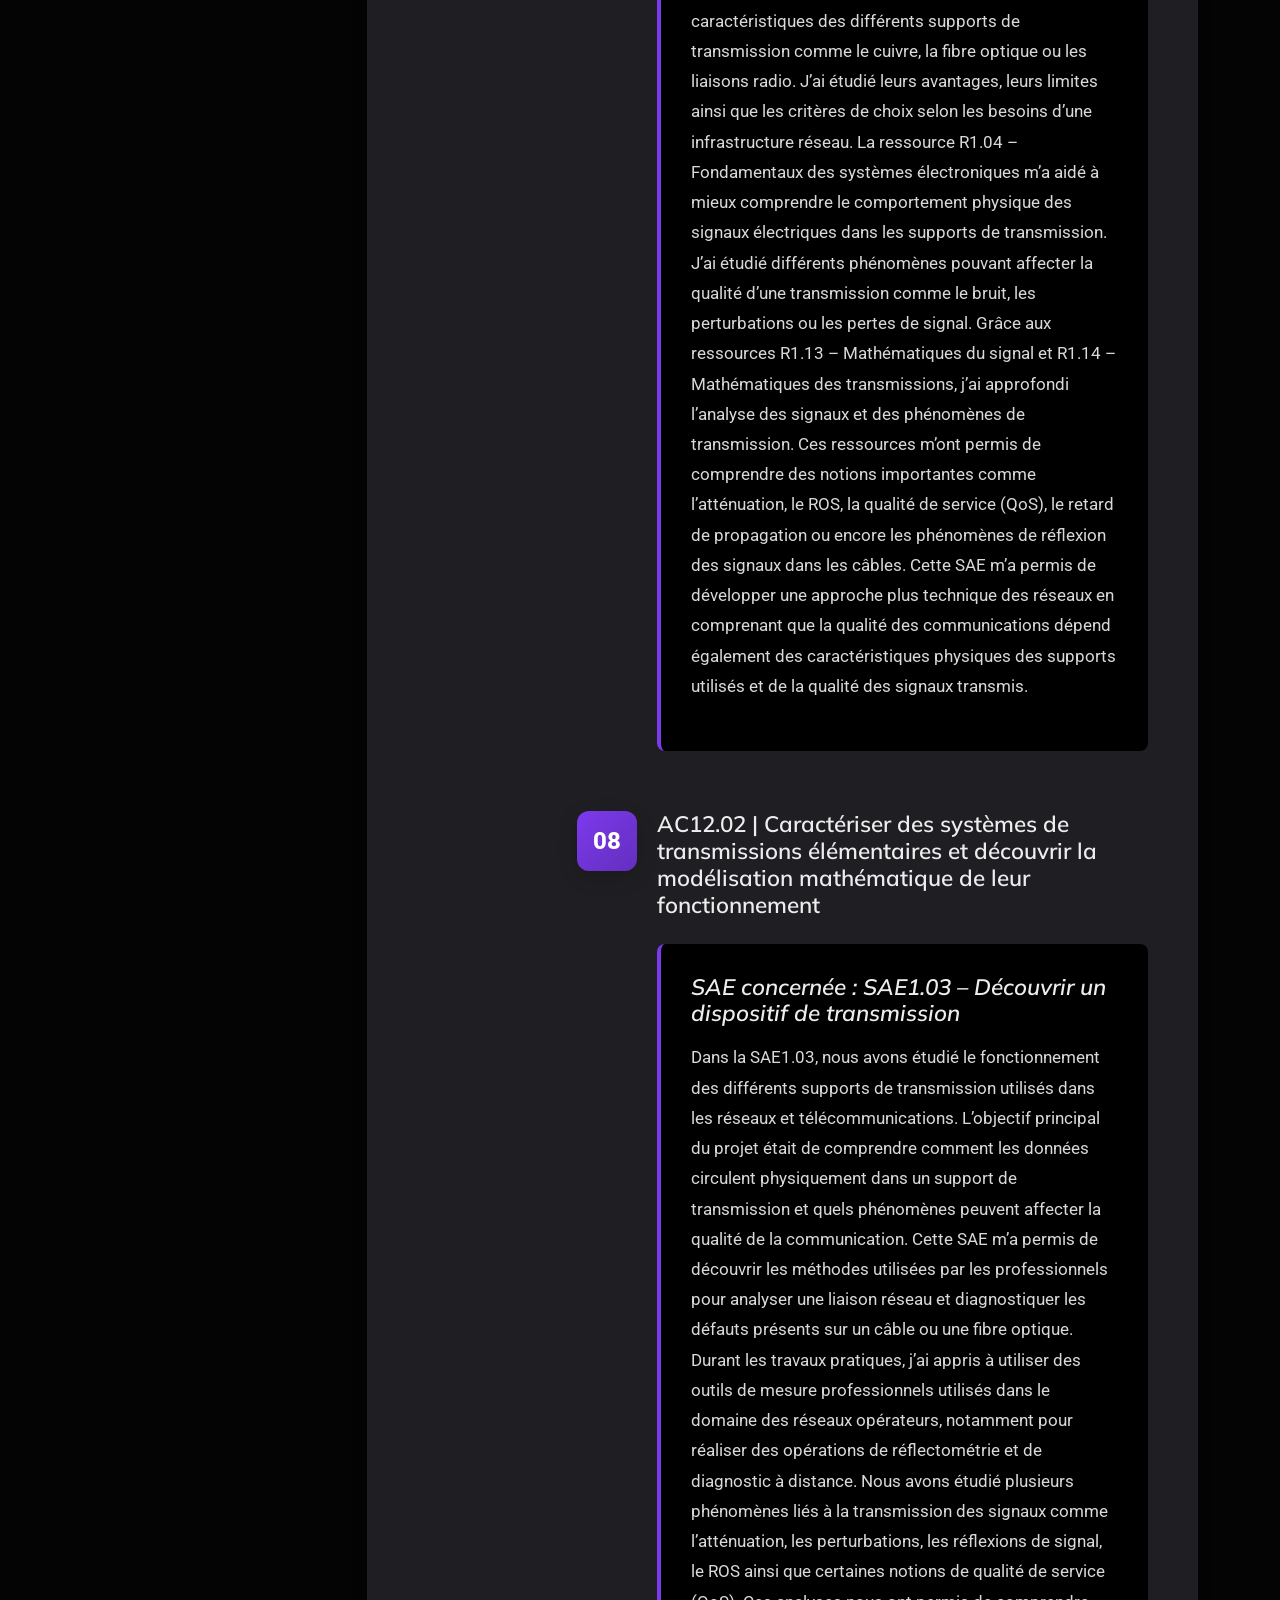
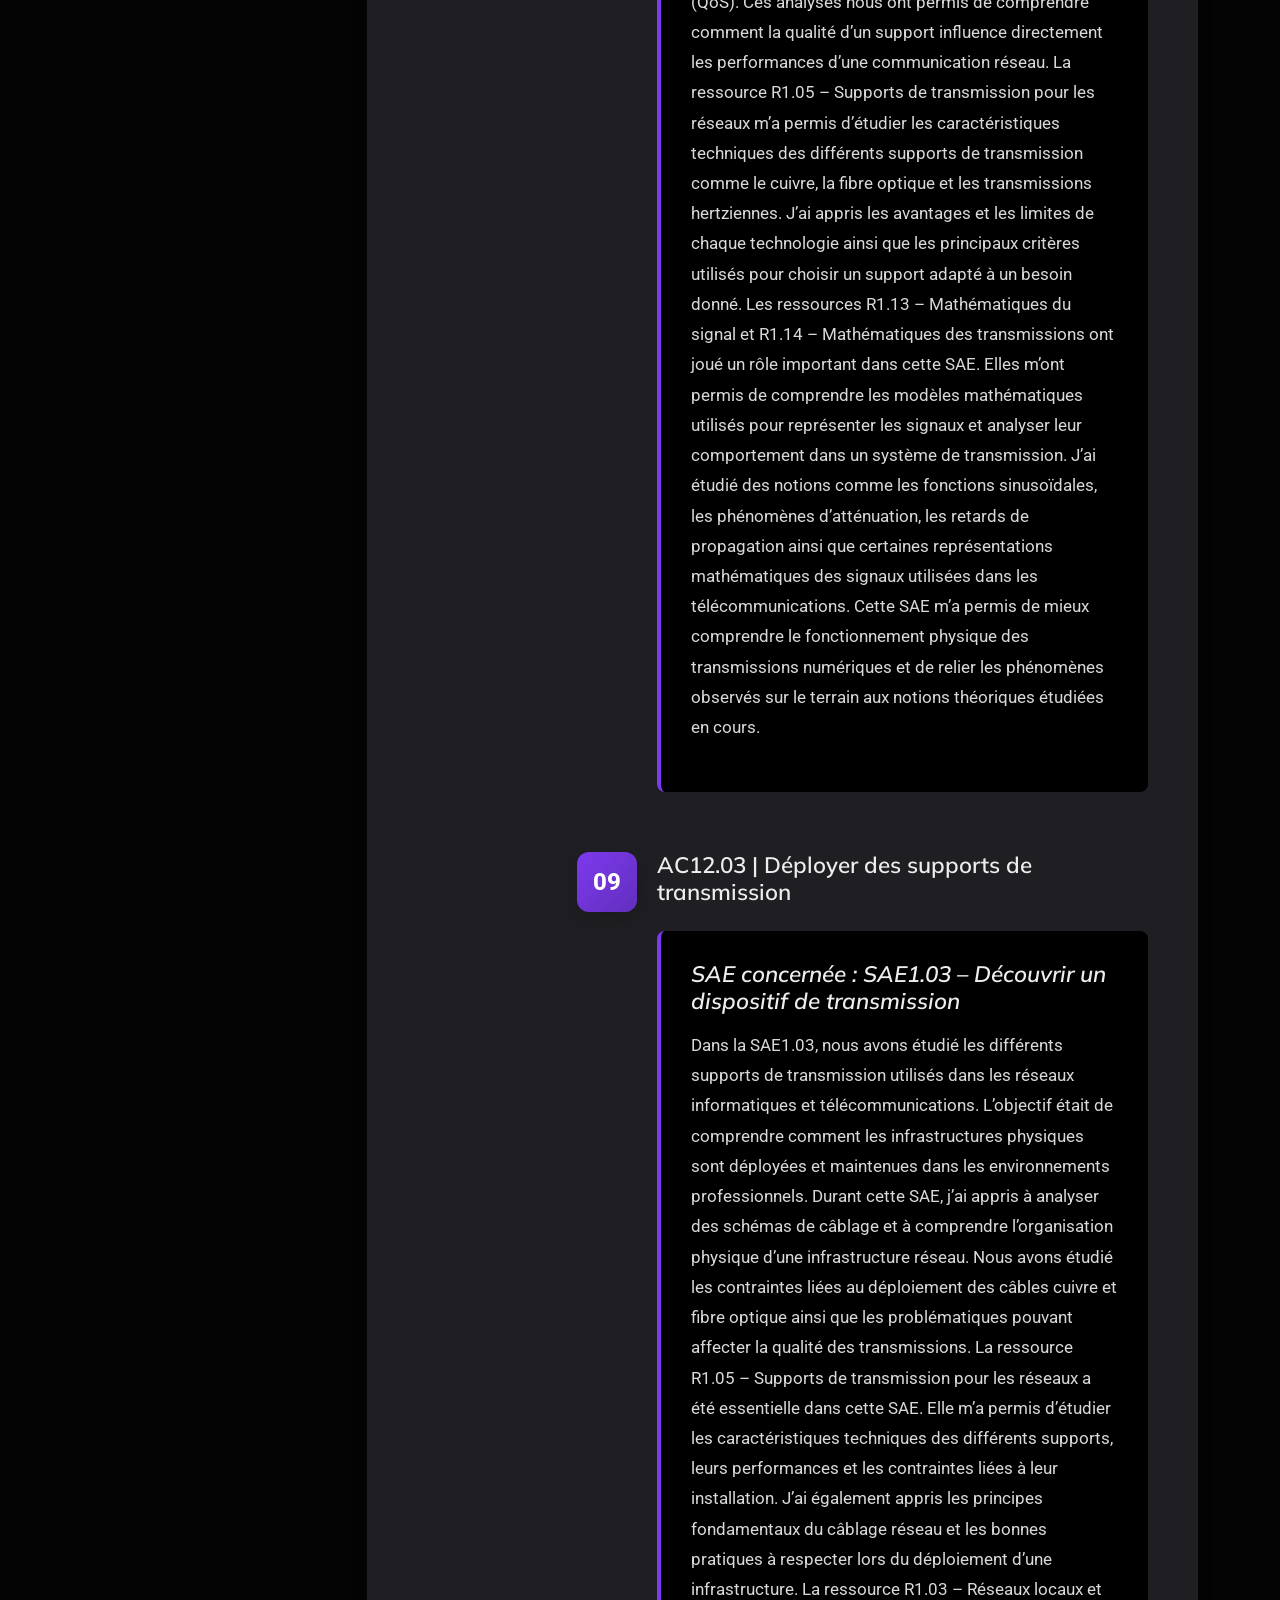
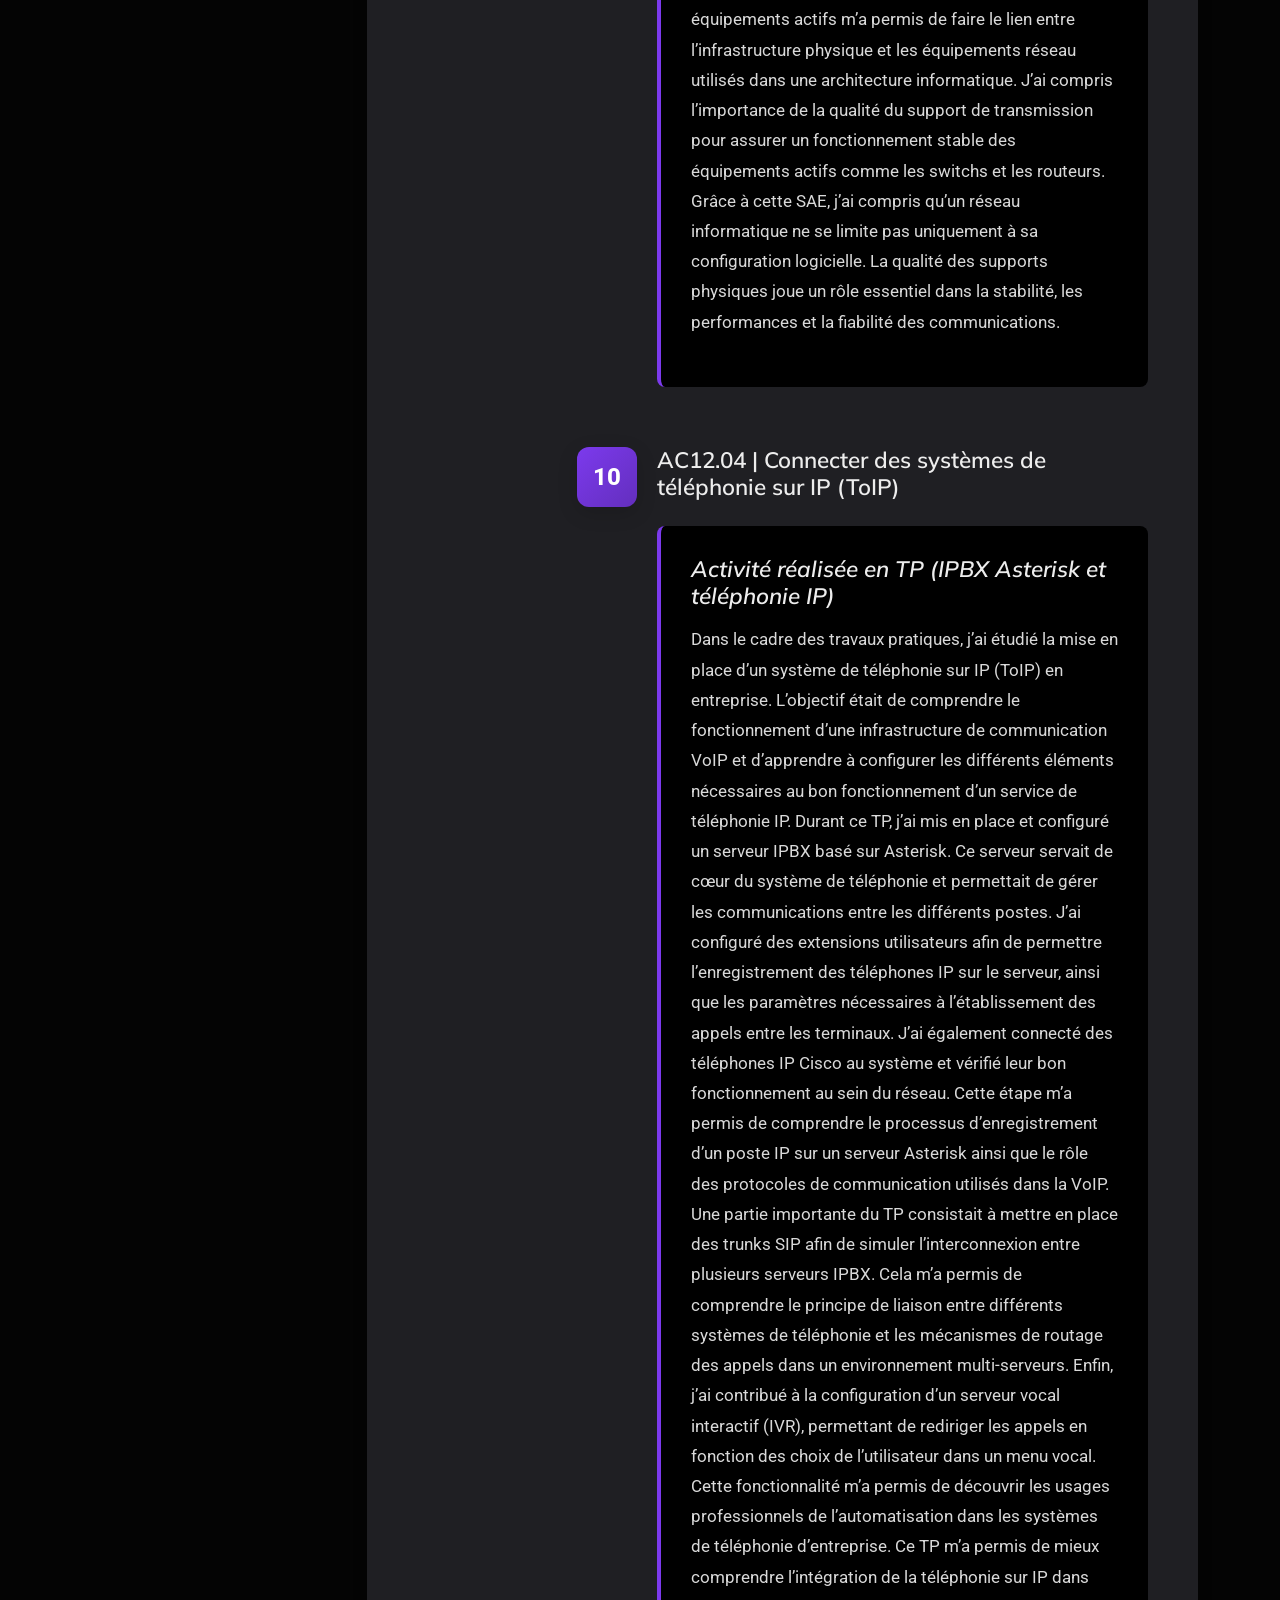
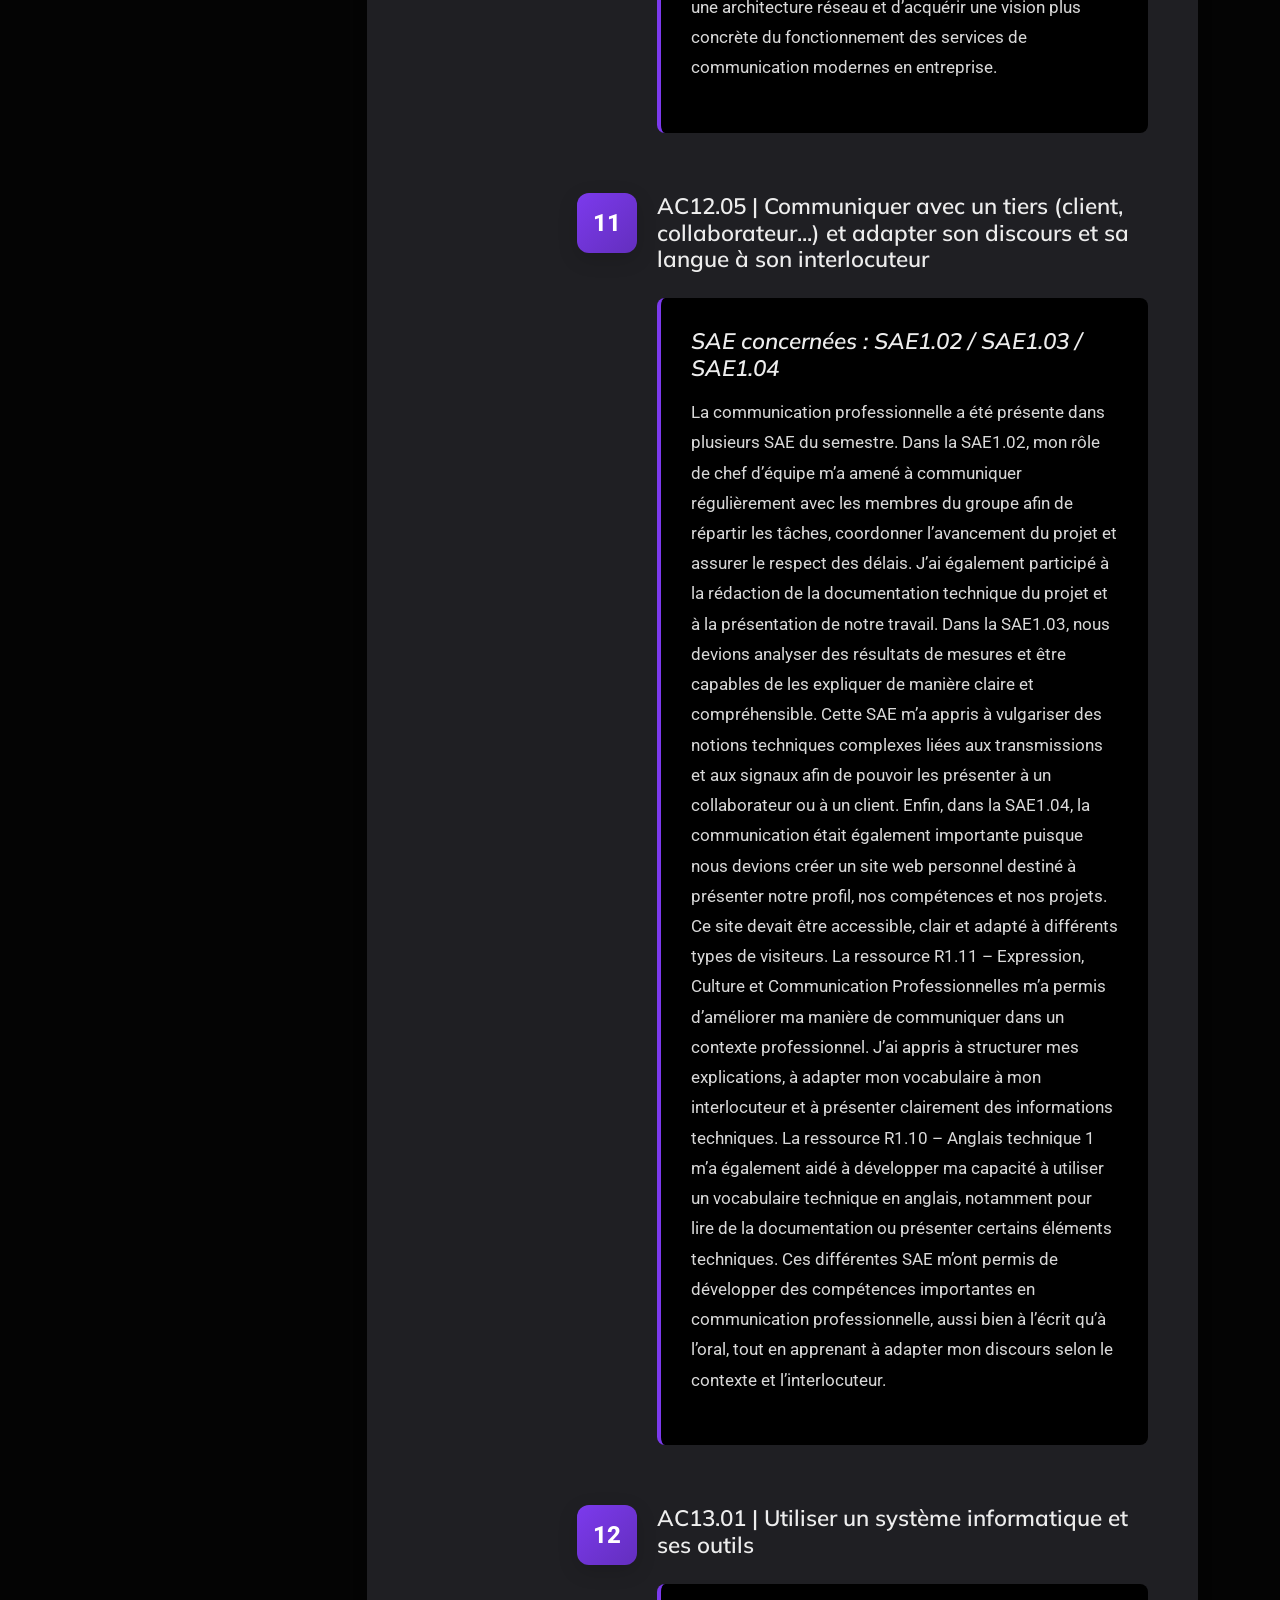
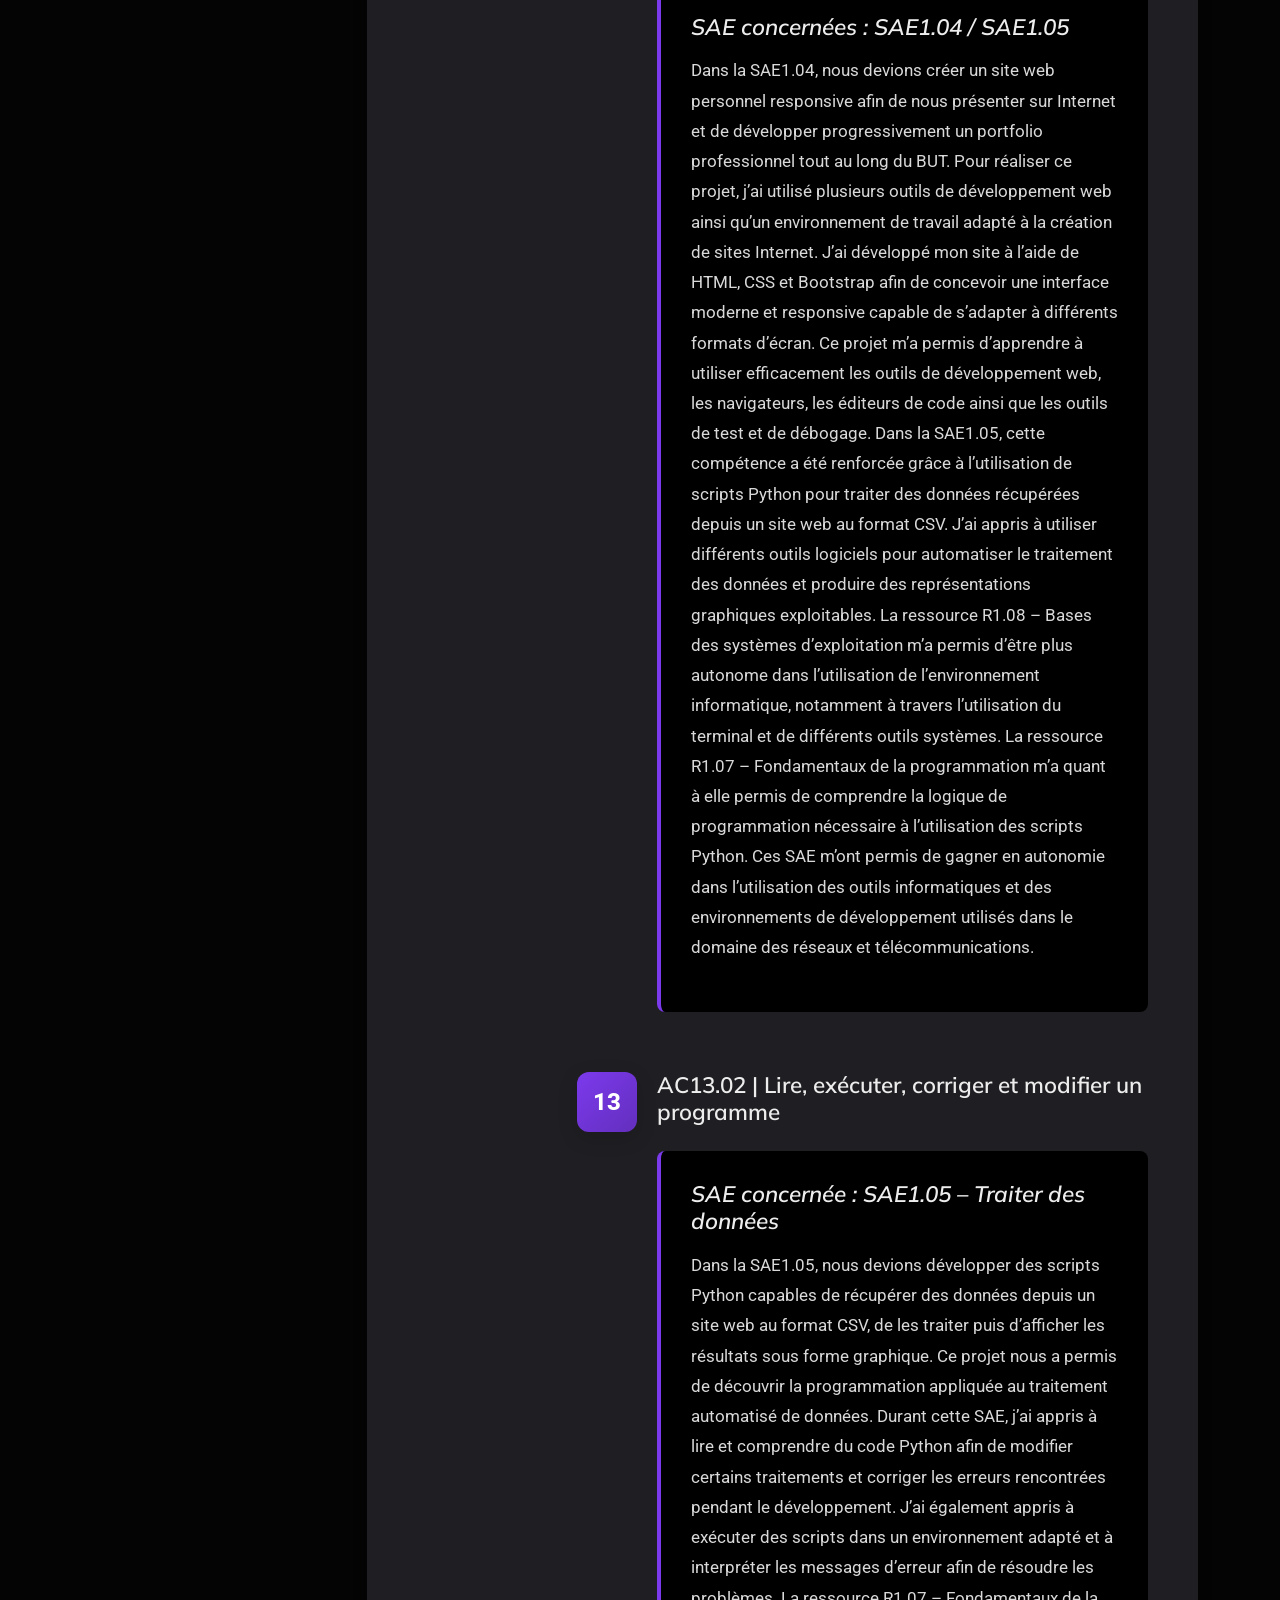
<file: Projects/AC.html>
<!DOCTYPE html>
<html lang="en">

<head>
  <meta charset="utf-8">
  <meta content="width=device-width, initial-scale=1.0" name="viewport">
  <title>Crédits & mentions légales</title>
  <meta name="description" content="">
  <meta name="keywords" content="">

  <!-- Favicons -->
  <link href="/assets/img/favicon.png" rel="icon">
  <link href="/assets/img/apple-touch-icon.png" rel="apple-touch-icon">

  <!-- Fonts -->
  <link href="https://fonts.googleapis.com" rel="preconnect">
  <link href="https://fonts.gstatic.com" rel="preconnect" crossorigin>
  <link href="https://fonts.googleapis.com/css2?family=Roboto:ital,wght@0,100;0,300;0,400;0,500;0,700;0,900;1,100;1,300;1,400;1,500;1,700;1,900&family=Raleway:ital,wght@0,100;0,200;0,300;0,400;0,500;0,600;0,700;0,800;0,900;1,100;1,200;1,300;1,400;1,500;1,600;1,700;1,800;1,900&family=Mulish:ital,wght@0,200;0,300;0,400;0,500;0,600;0,700;0,800;0,900;1,200;1,300;1,400;1,500;1,600;1,700;1,800;1,900&display=swap" rel="stylesheet">

  <!-- Vendor CSS Files -->
  <link href="/assets/vendor/bootstrap/css/bootstrap.min.css" rel="stylesheet">
  <link href="/assets/vendor/bootstrap-icons/bootstrap-icons.css" rel="stylesheet">
  <link href="/assets/vendor/aos/aos.css" rel="stylesheet">
  <link href="/assets/vendor/glightbox/css/glightbox.min.css" rel="stylesheet">
  <link href="/assets/vendor/swiper/swiper-bundle.min.css" rel="stylesheet">

  <!-- Main CSS File -->
  <link href="/assets/css/main.css" rel="stylesheet">


  <!-- =======================================================
  * Template Name: Craftivo
  * Template URL: https://bootstrapmade.com/craftivo-bootstrap-portfolio-template/
  * Updated: Oct 04 2025 with Bootstrap v5.3.8
  * Author: BootstrapMade.com
  * License: https://bootstrapmade.com/license/
  ======================================================== -->
</head>

<body class="privacy-page">

  <header id="header" class="header d-flex align-items-center fixed-top">
    <div class="container-fluid container-xl position-relative d-flex align-items-center">

      <a href="/index.html" class="logo d-flex align-items-center me-auto">
        <h1 class="sitename">Mon site personnel</h1>
      </a>

      <nav id="navmenu" class="navmenu">
        <ul>
          <li><a href="/index.html#hero" class="active">Accueil</a></li>
          <li><a href="/index.html#about">A propos de moi</a></li>
          <li><a href="/index.html#resume">Curriculum Vitae</a></li>
          <li><a href="/index.html#portfolio">Portfolio</a></li>  
        </ul>
        <i class="mobile-nav-toggle d-xl-none bi bi-list"></i>
      </nav>
    </div>
  </header>

  <main class="main">

    <!-- Privacy Section -->
    <section id="privacy" class="privacy section">

      <div class="container">

        <div class="row">
          <!-- Sidebar Navigation -->
          <div class="col-lg-3">
            <div class="policy-sidebar" data-aos="fade-right">
              <h3>Sommaire</h3>
              <nav class="policy-nav">
                <a href="#AC11-01" class="nav-link active">AC11.01</a>
                <a href="#AC11-02" class="nav-link">AC11.02</a>
                <a href="#AC11-03" class="nav-link">AC11.03</a>
                <a href="#AC11-04" class="nav-link">AC11.04</a>
                <a href="#AC11-05" class="nav-link">AC11.05</a>
                <a href="#AC11-06" class="nav-link">AC11.06</a>
                <a href="#AC12-01" class="nav-link">AC12.01</a>
                <a href="#AC12-02" class="nav-link">AC12.02</a>
                <a href="#AC12-03" class="nav-link">AC12.03</a>
                <a href="#AC12-04" class="nav-link">AC12.04</a>
                <a href="#AC12-05" class="nav-link">AC12.05</a>
                <a href="#AC13-01" class="nav-link">AC13.01</a>
                <a href="#AC13-02" class="nav-link">AC13.02</a>
                <a href="#AC13-03" class="nav-link">AC13.03</a>
                <a href="#AC13-04" class="nav-link">AC13.04</a>
                <a href="#AC13-05" class="nav-link">AC13.05</a>
                <a href="#AC13-06" class="nav-link">AC13.06</a>
              </nav>
            </div>
          </div>

          <!-- Main Content -->
          <div class="col-lg-9">
            <div class="policy-main">

              <!-- AC11.01 -->
              <div class="policy-section" id="AC11-01" data-aos="fade-up" data-aos-delay="100">
                <div class="section-number">01</div>
                <h3>AC11.01 | Maîtriser les lois fondamentales de l’électricité afin d’intervenir sur des équipements de réseaux et télécommunications</h3>
                <div class="sharing-box">
                <h3><em> SAE concernée : SAE1.02 – S’initier aux réseaux informatiques</em></h3>
                <p>
                  Dans la SAE1.02, nous devions concevoir et mettre en place une infrastructure réseau complète pour une petite entreprise. Le projet consistait à créer plusieurs réseaux distincts à l’aide de VLAN afin de séparer les différents services de l’entreprise, puis à configurer les équipements actifs nécessaires au bon fonctionnement de l’architecture réseau. Dans ce projet, j’occupais le rôle de chef d’équipe. J’ai donc participé à l’organisation générale du travail, à la répartition des tâches, à la gestion du temps ainsi qu’à la cohésion du groupe. Je me suis également occupé de la documentation technique du projet et de la configuration de plusieurs équipements réseau.
                  Pour réaliser cette SAE, je me suis appuyé sur la ressource R1.04 – Fondamentaux des systèmes électroniques. Cette ressource m’a permis de comprendre les principes fondamentaux de l’électricité appliqués aux équipements réseaux et télécommunications. J’ai étudié les notions de tension, d’intensité, de puissance électrique et les lois fondamentales comme la loi d’Ohm. Ces connaissances m’ont aidé à mieux comprendre le fonctionnement matériel des routeurs et switchs Cisco utilisés dans le projet. Même si l’objectif principal de la SAE était orienté réseau, il était important de comprendre les contraintes physiques et électriques des équipements afin de mieux appréhender leur fonctionnement global.
                  Les ressources R1.13 – Mathématiques du signal et R1.14 – Mathématiques des transmissions ont également joué un rôle important dans ma compréhension des phénomènes liés à la transmission des données. Elles m’ont permis de mieux comprendre le comportement des signaux dans les supports de transmission ainsi que certains phénomènes comme l’atténuation ou les perturbations pouvant affecter les communications réseau.
                  Cette SAE m’a permis de relier les notions théoriques étudiées en cours à une infrastructure réseau concrète. J’ai compris que l’administration réseau ne dépend pas uniquement de la configuration logicielle, mais aussi de la compréhension du fonctionnement matériel et électrique des équipements utilisés.
                </p>
              </div>

              <!-- AC11.02 -->
              <div class="policy-section" id="AC11-02" data-aos="fade-up" data-aos-delay="100">
                <div class="section-number">02</div>
                <h3>AC11.02 | Comprendre l’architecture et les fondements des systèmes numériques, les principes du codage de l’information, des communications et de l’Internet</h3>
                <div class="sharing-box">
                <h3><em> SAE concernées : SAE1.01 – Se sensibiliser à l’hygiène informatique et à la cybersécurité / SAE1.02 – S’initier aux réseaux informatiques</em></h3>
                <p>
                  Dans la SAE1.01, nous avons réalisé la certification MOOC de l’ANSSI afin de découvrir les principes fondamentaux de la cybersécurité et de l’hygiène informatique. Cette SAE avait pour objectif de nous sensibiliser aux risques numériques auxquels les utilisateurs et les entreprises sont confrontés quotidiennement. Nous avons étudié différentes menaces informatiques comme le phishing, les logiciels malveillants, les mauvaises pratiques de gestion des mots de passe ou encore les risques liés aux réseaux et aux systèmes d’information.
                  La ressource R1.06 – Architecture des systèmes numériques et informatiques m’a permis de comprendre comment les données sont représentées, stockées et échangées dans un système numérique. J’ai étudié le fonctionnement des processeurs, des mémoires, des périphériques ainsi que les principes du codage de l’information. Cette compréhension m’a aidé à mieux saisir le fonctionnement global des systèmes informatiques et les vulnérabilités pouvant être exploitées dans certaines attaques informatiques.
                  Dans la SAE1.02, ces connaissances ont été mises en pratique lors de la conception de l’infrastructure réseau de l’entreprise. J’ai participé à la définition de l’architecture du réseau, à la segmentation des différents services grâce aux VLAN ainsi qu’à la configuration des équipements réseau. Comprendre les principes fondamentaux des communications réseau et de l’Internet était indispensable pour assurer un fonctionnement cohérent et stable de l’ensemble de l’infrastructure.
                  La ressource R1.10 – Anglais technique 1 m’a également permis de me familiariser avec le vocabulaire technique utilisé dans le domaine des réseaux, des systèmes numériques et de la cybersécurité. Cette compétence est particulièrement importante puisque la majorité des documentations techniques et des ressources professionnelles sont rédigées en anglais.
                  Ces SAE m’ont permis d’acquérir une vision globale du fonctionnement des systèmes numériques et des communications réseau tout en prenant conscience des enjeux liés à la sécurité informatique dans un environnement professionnel.
                </p>
              </div>

              <!-- AC11.03 -->
              <div class="policy-section" id="AC11-03" data-aos="fade-up" data-aos-delay="100">
                <div class="section-number">03</div>
                <h3>AC11.03 | Configurer les fonctions de base du réseau local</h3>
                <div class="sharing-box">
                <h3><em>SAE concernée : SAE1.02 – S’initier aux réseaux informatiques</em></h3>
                <p>
                  SAE concernée : SAE1.02 – S’initier aux réseaux informatiques
                  La SAE1.02 était directement liée à la mise en œuvre d’un réseau informatique complet pour une petite entreprise. Dans ce projet, nous devions concevoir l’architecture du réseau, établir un plan d’adressage IPv4, segmenter le réseau à l’aide de VLAN et configurer les équipements actifs nécessaires au fonctionnement de l’infrastructure.
                  En tant que chef d’équipe, j’ai proposé l’architecture générale du réseau et participé à l’organisation technique du projet. J’ai également configuré plusieurs équipements réseau comme les switchs Cisco 2960 et le routeur Cisco série 800. Nous avons mis en place plusieurs VLAN afin de séparer les différents services de l’entreprise et améliorer la sécurité ainsi que l’organisation du réseau.
                  La ressource R1.01 – Initiation aux réseaux informatiques m’a permis d’acquérir les bases nécessaires concernant l’adressage IPv4, le DHCP, le DNS et le fonctionnement général d’un réseau local. J’ai appris à comprendre les échanges entre les machines et le rôle des différents équipements dans une infrastructure réseau.
                  Grâce à la ressource R1.03 – Réseaux locaux et équipements actifs, j’ai approfondi la configuration des équipements Cisco, la création des VLAN, le routage statique ainsi que la sécurisation des ports des switchs. Ces compétences ont été directement appliquées durant la SAE lors de la configuration réelle du réseau.
                  Cette SAE m’a permis de développer une vision concrète de l’administration réseau et de comprendre l’importance d’une architecture correctement organisée pour assurer un fonctionnement stable et sécurisé.
                </p>
                </div>
              </div>

              <!-- AC11.04 -->
              <div class="policy-section" id="AC11-04" data-aos="fade-up" data-aos-delay="100">
                <div class="section-number">04</div>
                <h3>AC11.04 | Maîtriser les rôles et les principes fondamentaux des systèmes d’exploitation afin d’interagir avec ceux-ci pour la configuration et l’administration des réseaux et services fournis</h3>
                <div class="sharing-box">
                  <h3><em>SAE concernées : SAE1.01 / SAE1.02</em></h3>
                  <p>Dans la SAE1.01 consacrée à l’hygiène informatique et à la cybersécurité, la compréhension des systèmes d’exploitation était essentielle afin d’identifier les comportements à risque et les bonnes pratiques de sécurité. Grâce au MOOC de l’ANSSI, j’ai appris l’importance des mises à jour, de la gestion des droits utilisateurs, de la sécurisation des postes de travail et des protections contre les logiciels malveillants.
                      Dans la SAE1.02, ces connaissances ont été mises en pratique lors de l’installation et de la configuration des postes clients du réseau. Nous devions intégrer des machines Windows et Linux dans l’infrastructure réseau tout en assurant leur bon fonctionnement.
                      La ressource R1.08 – Bases des systèmes d’exploitation m’a permis d’apprendre à utiliser Linux et Windows à travers la ligne de commande et les outils systèmes. J’ai appris à gérer les fichiers, les utilisateurs, les permissions et les processus. J’ai également utilisé des commandes réseau comme ping, tracert ou netstat afin de vérifier le bon fonctionnement des communications réseau.
                      La ressource R1.02 – Principes et architecture des réseaux m’a permis de mieux comprendre l’interaction entre les systèmes d’exploitation, les protocoles réseau et les services informatiques.
                      Ces différentes SAE m’ont permis de devenir plus autonome dans l’utilisation des systèmes d’exploitation et de comprendre leur rôle central dans l’administration des réseaux et services informatiques.</p>
                </div>
              </div>

              <!-- AC11.05 -->
              <div class="policy-section" id="AC11-05" data-aos="fade-up" data-aos-delay="100">
                <div class="section-number">05</div>
                <h3>AC11.05 | Identifier les dysfonctionnements du réseau local et savoir les signaler</h3>
                <div class="sharing-box">
                <h3><em>SAE concernées : SAE1.01 / SAE1.02</em></h3>
                <p>
                  Dans la SAE1.01, la cybersécurité nous a sensibilisés aux différents problèmes pouvant affecter un système informatique ou un réseau local. À travers le MOOC de l’ANSSI, j’ai appris à reconnaître certaines vulnérabilités et à identifier des comportements dangereux pouvant compromettre le bon fonctionnement d’un réseau.
                  Dans la SAE1.02, cette compétence a été mise en pratique lors des phases de configuration et de tests de notre infrastructure réseau. Pendant la mise en place des VLAN, du DHCP et du routage, nous avons rencontré différents problèmes de connectivité, d’adressage IP ou de communication entre les équipements.
                  Grâce à la ressource R1.01 – Initiation aux réseaux informatiques, j’ai appris à utiliser des outils de diagnostic réseau afin d’identifier les erreurs de configuration. La ressource R1.03 – Réseaux locaux et équipements actifs m’a ensuite permis d’aller plus loin dans l’analyse de problèmes liés aux switchs, aux VLAN ou au routage.
                  En tant que chef d’équipe dans la SAE1.02, j’ai également participé à la coordination des phases de test et à la communication des problèmes rencontrés au sein du groupe afin d’assurer l’avancement du projet dans les délais prévus.
                  Cette expérience m’a appris à adopter une démarche logique de diagnostic réseau et à communiquer clairement sur les problèmes techniques rencontrés.
                </p>
                </div>
              </div>

              <!-- AC11.06 -->
              <div class="policy-section" id="AC11-06" data-aos="fade-up" data-aos-delay="100">
                <div class="section-number">06</div>
                <h3>AC11.06 | Installer un poste client, expliquer la procédure mise en place</h3>
                <div class="sharing-box">
                <h3><em>SAE concernée : SAE1.02 – S’initier aux réseaux informatiques</em></h3>
                <p>
                  Dans la SAE1.02, nous devions intégrer plusieurs postes clients dans l’infrastructure réseau de l’entreprise. Ces postes devaient être configurés correctement afin de communiquer avec les différents services réseau mis en place dans le projet.
                  La ressource R1.01 – Initiation aux réseaux informatiques m’a permis de comprendre les paramètres nécessaires au fonctionnement d’un poste client dans un réseau local, notamment l’adressage IP, la passerelle par défaut ou encore les serveurs DNS.
                  Grâce à la ressource R1.08 – Bases des systèmes d’exploitation, j’ai appris à configurer des postes sous Windows et Linux, à gérer les utilisateurs et à vérifier la connectivité réseau grâce aux outils en ligne de commande.
                  Durant cette SAE, j’ai participé à l’installation et à la configuration des machines du réseau ainsi qu’à leur intégration dans les VLAN définis dans l’architecture réseau. J’ai également contribué à la rédaction de la documentation technique du projet afin d’expliquer clairement les différentes étapes de configuration et de faciliter la compréhension du fonctionnement du réseau.
                  Cette SAE m’a permis de comprendre l’ensemble des étapes nécessaires à l’installation d’un poste client dans un environnement professionnel et de développer ma capacité à expliquer une procédure technique de manière claire et structurée.
                </p>
                </div>
              </div>

              <!-- AC12.01 -->
              <div class="policy-section" id="AC12-01" data-aos="fade-up" data-aos-delay="100">
                <div class="section-number">07</div>
                <h3>AC12.01 | Mesurer, analyser et commenter les signaux</h3>
                <div class="sharing-box">
                <h3><em>SAE concernée : SAE1.03 – Découvrir un dispositif de transmission</em></h3>
                <p>
                  La SAE1.03 avait pour objectif de nous faire découvrir les différents supports de transmission utilisés dans les réseaux et télécommunications ainsi que les méthodes utilisées par les professionnels pour analyser et diagnostiquer les liaisons physiques. Durant cette SAE, j’ai appris à utiliser des outils de mesure employés dans le domaine des réseaux opérateurs afin de réaliser des analyses de câblage et des opérations de diagnostic à distance.
                  Au cours des travaux pratiques, j’ai découvert le fonctionnement de plusieurs appareils de mesure permettant d’analyser les caractéristiques d’une liaison de transmission. Nous avons notamment travaillé sur des outils de réflectométrie utilisés pour détecter des défauts sur des câbles cuivre ou fibre optique. Cette SAE m’a permis de comprendre comment les professionnels identifient des problèmes comme une rupture de câble, une mauvaise connexion ou une perturbation sur une liaison réseau.
                  Pour réaliser cette SAE, je me suis appuyé sur la ressource R1.05 – Supports de transmission pour les réseaux. Cette ressource m’a permis de comprendre les caractéristiques des différents supports de transmission comme le cuivre, la fibre optique ou les liaisons radio. J’ai étudié leurs avantages, leurs limites ainsi que les critères de choix selon les besoins d’une infrastructure réseau.
                  La ressource R1.04 – Fondamentaux des systèmes électroniques m’a aidé à mieux comprendre le comportement physique des signaux électriques dans les supports de transmission. J’ai étudié différents phénomènes pouvant affecter la qualité d’une transmission comme le bruit, les perturbations ou les pertes de signal.
                  Grâce aux ressources R1.13 – Mathématiques du signal et R1.14 – Mathématiques des transmissions, j’ai approfondi l’analyse des signaux et des phénomènes de transmission. Ces ressources m’ont permis de comprendre des notions importantes comme l’atténuation, le ROS, la qualité de service (QoS), le retard de propagation ou encore les phénomènes de réflexion des signaux dans les câbles.
                  Cette SAE m’a permis de développer une approche plus technique des réseaux en comprenant que la qualité des communications dépend également des caractéristiques physiques des supports utilisés et de la qualité des signaux transmis.
                </p>
                </div>
              </div>

              <!-- AC12.02 -->
              <div class="policy-section" id="AC12-02" data-aos="fade-up" data-aos-delay="100">
                <div class="section-number">08</div>
                <h3>AC12.02 | Caractériser des systèmes de transmissions élémentaires et découvrir la modélisation mathématique de leur fonctionnement</h3>
                <div class="sharing-box">
                <h3><em>SAE concernée : SAE1.03 – Découvrir un dispositif de transmission</em></h3>
                <p>
                Dans la SAE1.03, nous avons étudié le fonctionnement des différents supports de transmission utilisés dans les réseaux et télécommunications. L’objectif principal du projet était de comprendre comment les données circulent physiquement dans un support de transmission et quels phénomènes peuvent affecter la qualité de la communication. Cette SAE m’a permis de découvrir les méthodes utilisées par les professionnels pour analyser une liaison réseau et diagnostiquer les défauts présents sur un câble ou une fibre optique.
                Durant les travaux pratiques, j’ai appris à utiliser des outils de mesure professionnels utilisés dans le domaine des réseaux opérateurs, notamment pour réaliser des opérations de réflectométrie et de diagnostic à distance. Nous avons étudié plusieurs phénomènes liés à la transmission des signaux comme l’atténuation, les perturbations, les réflexions de signal, le ROS ainsi que certaines notions de qualité de service (QoS). Ces analyses nous ont permis de comprendre comment la qualité d’un support influence directement les performances d’une communication réseau.
                La ressource R1.05 – Supports de transmission pour les réseaux m’a permis d’étudier les caractéristiques techniques des différents supports de transmission comme le cuivre, la fibre optique et les transmissions hertziennes. J’ai appris les avantages et les limites de chaque technologie ainsi que les principaux critères utilisés pour choisir un support adapté à un besoin donné.
                Les ressources R1.13 – Mathématiques du signal et R1.14 – Mathématiques des transmissions ont joué un rôle important dans cette SAE. Elles m’ont permis de comprendre les modèles mathématiques utilisés pour représenter les signaux et analyser leur comportement dans un système de transmission. J’ai étudié des notions comme les fonctions sinusoïdales, les phénomènes d’atténuation, les retards de propagation ainsi que certaines représentations mathématiques des signaux utilisées dans les télécommunications.
                Cette SAE m’a permis de mieux comprendre le fonctionnement physique des transmissions numériques et de relier les phénomènes observés sur le terrain aux notions théoriques étudiées en cours.
                </p>
                </div>
              </div>

              <!-- AC12.03 -->
              <div class="policy-section" id="AC12-03" data-aos="fade-up" data-aos-delay="100">
                <div class="section-number">09</div>
                <h3>AC12.03 | Déployer des supports de transmission</h3>
                <div class="sharing-box">
                <h3><em>SAE concernée : SAE1.03 – Découvrir un dispositif de transmission</em></h3>
                <p>
                 Dans la SAE1.03, nous avons étudié les différents supports de transmission utilisés dans les réseaux informatiques et télécommunications. L’objectif était de comprendre comment les infrastructures physiques sont déployées et maintenues dans les environnements professionnels.
                  Durant cette SAE, j’ai appris à analyser des schémas de câblage et à comprendre l’organisation physique d’une infrastructure réseau. Nous avons étudié les contraintes liées au déploiement des câbles cuivre et fibre optique ainsi que les problématiques pouvant affecter la qualité des transmissions.
                  La ressource R1.05 – Supports de transmission pour les réseaux a été essentielle dans cette SAE. Elle m’a permis d’étudier les caractéristiques techniques des différents supports, leurs performances et les contraintes liées à leur installation. J’ai également appris les principes fondamentaux du câblage réseau et les bonnes pratiques à respecter lors du déploiement d’une infrastructure.
                  La ressource R1.03 – Réseaux locaux et équipements actifs m’a permis de faire le lien entre l’infrastructure physique et les équipements réseau utilisés dans une architecture informatique. J’ai compris l’importance de la qualité du support de transmission pour assurer un fonctionnement stable des équipements actifs comme les switchs et les routeurs.
                  Grâce à cette SAE, j’ai compris qu’un réseau informatique ne se limite pas uniquement à sa configuration logicielle. La qualité des supports physiques joue un rôle essentiel dans la stabilité, les performances et la fiabilité des communications.
                </p>
                </div>
              </div>

              <!-- AC12.04 -->
              <div class="policy-section" id="AC12-04" data-aos="fade-up" data-aos-delay="100">
                <div class="section-number">10</div>
                <h3>AC12.04 | Connecter des systèmes de téléphonie sur IP (ToIP)</h3>
                <div class="sharing-box">
                <h3><em>Activité réalisée en TP (IPBX Asterisk et téléphonie IP)</em></h3>
                <p>
                 Dans le cadre des travaux pratiques, j’ai étudié la mise en place d’un système de téléphonie sur IP (ToIP) en entreprise. L’objectif était de comprendre le fonctionnement d’une infrastructure de communication VoIP et d’apprendre à configurer les différents éléments nécessaires au bon fonctionnement d’un service de téléphonie IP.
                  Durant ce TP, j’ai mis en place et configuré un serveur IPBX basé sur Asterisk. Ce serveur servait de cœur du système de téléphonie et permettait de gérer les communications entre les différents postes. J’ai configuré des extensions utilisateurs afin de permettre l’enregistrement des téléphones IP sur le serveur, ainsi que les paramètres nécessaires à l’établissement des appels entre les terminaux.
                  J’ai également connecté des téléphones IP Cisco au système et vérifié leur bon fonctionnement au sein du réseau. Cette étape m’a permis de comprendre le processus d’enregistrement d’un poste IP sur un serveur Asterisk ainsi que le rôle des protocoles de communication utilisés dans la VoIP.
                  Une partie importante du TP consistait à mettre en place des trunks SIP afin de simuler l’interconnexion entre plusieurs serveurs IPBX. Cela m’a permis de comprendre le principe de liaison entre différents systèmes de téléphonie et les mécanismes de routage des appels dans un environnement multi-serveurs.
                  Enfin, j’ai contribué à la configuration d’un serveur vocal interactif (IVR), permettant de rediriger les appels en fonction des choix de l’utilisateur dans un menu vocal. Cette fonctionnalité m’a permis de découvrir les usages professionnels de l’automatisation dans les systèmes de téléphonie d’entreprise.
                  Ce TP m’a permis de mieux comprendre l’intégration de la téléphonie sur IP dans une architecture réseau et d’acquérir une vision plus concrète du fonctionnement des services de communication modernes en entreprise.
                </p>
                </div>
              </div>

              <!-- AC12.05 -->
              <div class="policy-section" id="AC12-05" data-aos="fade-up" data-aos-delay="100">
                <div class="section-number">11</div>
                <h3>AC12.05 | Communiquer avec un tiers (client, collaborateur...) et adapter son discours et sa langue à son interlocuteur</h3>
                <div class="sharing-box">
                <h3><em>SAE concernées : SAE1.02 / SAE1.03 / SAE1.04</em></h3>
                <p>
                  La communication professionnelle a été présente dans plusieurs SAE du semestre. Dans la SAE1.02, mon rôle de chef d’équipe m’a amené à communiquer régulièrement avec les membres du groupe afin de répartir les tâches, coordonner l’avancement du projet et assurer le respect des délais. J’ai également participé à la rédaction de la documentation technique du projet et à la présentation de notre travail.
                  Dans la SAE1.03, nous devions analyser des résultats de mesures et être capables de les expliquer de manière claire et compréhensible. Cette SAE m’a appris à vulgariser des notions techniques complexes liées aux transmissions et aux signaux afin de pouvoir les présenter à un collaborateur ou à un client.
                  Enfin, dans la SAE1.04, la communication était également importante puisque nous devions créer un site web personnel destiné à présenter notre profil, nos compétences et nos projets. Ce site devait être accessible, clair et adapté à différents types de visiteurs.
                  La ressource R1.11 – Expression, Culture et Communication Professionnelles m’a permis d’améliorer ma manière de communiquer dans un contexte professionnel. J’ai appris à structurer mes explications, à adapter mon vocabulaire à mon interlocuteur et à présenter clairement des informations techniques.
                  La ressource R1.10 – Anglais technique 1 m’a également aidé à développer ma capacité à utiliser un vocabulaire technique en anglais, notamment pour lire de la documentation ou présenter certains éléments techniques.
                  Ces différentes SAE m’ont permis de développer des compétences importantes en communication professionnelle, aussi bien à l’écrit qu’à l’oral, tout en apprenant à adapter mon discours selon le contexte et l’interlocuteur.
                </p>
                </div>
              </div>

              <!-- AC13.01 -->
              <div class="policy-section" id="AC13-01" data-aos="fade-up" data-aos-delay="100">
                <div class="section-number">12</div>
                <h3>AC13.01 | Utiliser un système informatique et ses outils</h3>
                <div class="sharing-box">
                <h3><em>SAE concernées : SAE1.04 / SAE1.05</em></h3>
                <p>
                  Dans la SAE1.04, nous devions créer un site web personnel responsive afin de nous présenter sur Internet et de développer progressivement un portfolio professionnel tout au long du BUT. Pour réaliser ce projet, j’ai utilisé plusieurs outils de développement web ainsi qu’un environnement de travail adapté à la création de sites Internet.
                  J’ai développé mon site à l’aide de HTML, CSS et Bootstrap afin de concevoir une interface moderne et responsive capable de s’adapter à différents formats d’écran. Ce projet m’a permis d’apprendre à utiliser efficacement les outils de développement web, les navigateurs, les éditeurs de code ainsi que les outils de test et de débogage.
                  Dans la SAE1.05, cette compétence a été renforcée grâce à l’utilisation de scripts Python pour traiter des données récupérées depuis un site web au format CSV. J’ai appris à utiliser différents outils logiciels pour automatiser le traitement des données et produire des représentations graphiques exploitables.
                  La ressource R1.08 – Bases des systèmes d’exploitation m’a permis d’être plus autonome dans l’utilisation de l’environnement informatique, notamment à travers l’utilisation du terminal et de différents outils systèmes. La ressource R1.07 – Fondamentaux de la programmation m’a quant à elle permis de comprendre la logique de programmation nécessaire à l’utilisation des scripts Python.
                  Ces SAE m’ont permis de gagner en autonomie dans l’utilisation des outils informatiques et des environnements de développement utilisés dans le domaine des réseaux et télécommunications.
                </p>
                </div>
              </div>

              <!-- AC13.02 -->
              <div class="policy-section" id="AC13-02" data-aos="fade-up" data-aos-delay="100">
                <div class="section-number">13</div>
                <h3>AC13.02 | Lire, exécuter, corriger et modifier un programme</h3>
                <div class="sharing-box">
                <h3><em>SAE concernée : SAE1.05 – Traiter des données</em></h3>
                <p>
                 Dans la SAE1.05, nous devions développer des scripts Python capables de récupérer des données depuis un site web au format CSV, de les traiter puis d’afficher les résultats sous forme graphique. Ce projet nous a permis de découvrir la programmation appliquée au traitement automatisé de données.
                  Durant cette SAE, j’ai appris à lire et comprendre du code Python afin de modifier certains traitements et corriger les erreurs rencontrées pendant le développement. J’ai également appris à exécuter des scripts dans un environnement adapté et à interpréter les messages d’erreur afin de résoudre les problèmes.
                  La ressource R1.07 – Fondamentaux de la programmation m’a permis de comprendre les bases de l’algorithmique et de la programmation : variables, conditions, boucles, fonctions et structures de données. Ces notions étaient indispensables pour comprendre et modifier les scripts utilisés dans le projet.
                  Cette SAE m’a permis de développer une approche plus rigoureuse de la programmation et de comprendre l’importance du débogage et des tests dans le développement informatique.
                </p>
                </div>
              </div>

              <!-- AC13.03 -->
              <div class="policy-section" id="AC13-03" data-aos="fade-up" data-aos-delay="100">
                <div class="section-number">14</div>
                <h3>AC13.03 | Traduire un algorithme, dans un langage et pour un environnement donné</h3>
                <div class="sharing-box">
                <h3><em>SAE concernée : SAE1.05 – Traiter des données</em></h3>
                <p>
                  Dans la SAE1.05, nous devions automatiser plusieurs traitements de données à l’aide de scripts Python. Pour cela, il était nécessaire de réfléchir à la logique du traitement avant de l’implémenter dans le programme.
                  J’ai appris à transformer un besoin concret en une suite d’instructions logiques permettant d’automatiser le traitement des données CSV récupérées depuis le site web. Nous devions sélectionner les informations utiles, les organiser puis les transmettre à un service capable de générer des graphiques exploitables.
                  La ressource R1.07 – Fondamentaux de la programmation m’a permis de comprendre comment construire un algorithme puis le traduire dans un langage de programmation adapté comme Python. J’ai appris à organiser un programme de manière claire et structurée afin de faciliter sa compréhension et sa maintenance.
                  Cette SAE m’a permis de comprendre l’importance de la réflexion algorithmique dans le développement informatique et de découvrir les bases de l’automatisation de traitements de données.
                </p>
                </div>
              </div>

              <!-- AC13.04 -->
              <div class="policy-section" id="AC13-04" data-aos="fade-up" data-aos-delay="100">
                <div class="section-number">15</div>
                <h3>AC13.04 | Connaître l’architecture et les technologies d’un site Web</h3>
                <div class="sharing-box">
                <h3><em>SAE concernées : SAE1.04 / SAE1.05</em></h3>
                <p>
                  Dans la SAE1.04, nous avons développé un site web personnel responsive destiné à présenter notre profil et nos compétences professionnelles. Ce site avait également vocation à devenir un portfolio évolutif tout au long du BUT.
                  Pour réaliser ce projet, j’ai utilisé HTML, CSS et Bootstrap afin de concevoir une interface claire, responsive et moderne. J’ai appris à structurer une page web, organiser son contenu et utiliser les technologies front-end permettant de créer des interfaces adaptées aux différents appareils.
                  La ressource R1.09 – Introduction aux technologies Web m’a permis de comprendre le fonctionnement global d’un site Internet, l’organisation des pages web et les principes fondamentaux des technologies utilisées sur le Web.
                  Dans la SAE1.05, ces compétences ont été réutilisées afin d’afficher les graphiques générés à partir des données traitées en Python. Cela m’a permis de mieux comprendre les interactions entre les traitements back-end et l’affichage web.
                  Ces SAE m’ont permis de découvrir les principales technologies utilisées dans le développement web et de comprendre l’architecture générale d’un site Internet.
                </p>
                </div>
              </div>

              <!-- AC13.05 -->
              <div class="policy-section" id="AC13-05" data-aos="fade-up" data-aos-delay="100">
                <div class="section-number">16</div>
                <h3>AC13.05 | Choisir les mécanismes de gestion de données adaptés au développement de l’outil et argumenter ses choix</h3>
                <div class="sharing-box">
                <h3><em>SAE concernée : SAE1.05 – Traiter des données</em></h3>
                <p>
                  Dans la SAE1.05, nous devions manipuler des données récupérées depuis un site web au format CSV afin d’en extraire les informations utiles et de produire des représentations graphiques.
                  Pour réaliser ce traitement, nous avons utilisé Python car ce langage est particulièrement adapté à l’automatisation et à la manipulation de données. Le choix du format CSV était également pertinent puisqu’il permet une récupération et un traitement simples des informations.
                  Nous avons ensuite utilisé un service de génération de graphiques afin de transformer les données traitées en représentations visuelles facilement exploitables. Ce projet m’a permis de comprendre l’importance du choix des outils et des mécanismes de gestion de données selon les besoins du projet.
                  La ressource R1.07 – Fondamentaux de la programmation m’a permis de mieux comprendre les structures de données et les traitements adaptés à ce type de projet.
                  Cette SAE m’a permis de développer une réflexion plus technique sur l’organisation et l’exploitation des données dans un projet informatique.
                </p>
                </div>
              </div>

              <!-- AC13.06 -->
              <div class="policy-section" id="AC13-06" data-aos="fade-up" data-aos-delay="100">
                <div class="section-number">17</div>
                <h3>AC13.06 | S’intégrer dans un environnement propice au développement et au travail collaboratif</h3>
                <div class="sharing-box">
                <h3><em>SAE concernées : SAE1.02 / SAE1.04 / SAE1.05</em></h3>
                <p>
                 Le travail collaboratif a été présent dans plusieurs SAE du semestre. Dans la SAE1.02, mon rôle de chef d’équipe m’a amené à organiser le travail du groupe, coordonner les différentes tâches et assurer le respect des délais imposés par le projet. J’ai également participé à la documentation technique et au suivi global de l’avancement du projet.
                  Dans la SAE1.04 et la SAE1.05, les projets étaient également réalisés dans un environnement collaboratif nécessitant des échanges réguliers entre les membres du groupe afin de partager les idées, résoudre les problèmes et améliorer les réalisations.
                  Les ressources R1.11 – Expression et communication professionnelle et R1.15 – Gestion de projet m’ont permis de mieux comprendre l’importance de l’organisation, de la communication et de la gestion du temps dans un projet informatique.
                  Ces différentes SAE m’ont permis de développer ma capacité à travailler efficacement en équipe, à m’intégrer dans un environnement de développement collaboratif et à participer activement à la réussite d’un projet collectif.
                </p>
                </div>
              </div>

            </div>
          </div>

        </div>

      </div>

    </section><!-- /Privacy Section -->

  </main>

  <footer id="footer" class="footer">

    <div class="container footer-top">
      <div class="row gy-4">
        <div class="col-lg-5 col-md-12 footer-about">
          <a href="/index.html" class="logo d-flex align-items-center">
            <span class="sitename">Mon site personnel</span>
          </a>
        </div>

        <div class="col-lg-2 col-6 footer-links">
          <h4>Lien utile</h4>
          <ul>
            <li><a href="/Credits.html">Crédits & mentions légales</a></li>
          </ul>
        </div>

      </div>
    </div>

    <div class="container copyright text-center mt-4">
      <p>© <span>Copyright</span> <strong class="px-1 sitename">Mamadou Balde & bootstrapmade</strong> <span>Tous droits résérvés </span></p>
      <div class="credits">
        Designed by <a href="https://bootstrapmade.com/">BootstrapMade </a>and modified by Mamadou Balde
      </div>
    </div>

  </footer>

  <!-- Scroll Top -->
  <a href="#" id="scroll-top" class="scroll-top d-flex align-items-center justify-content-center"><i class="bi bi-arrow-up-short"></i></a>

  <!-- Preloader -->
  <div id="preloader"></div>

  <!-- Vendor JS Files -->
  <script src="/assets/vendor/bootstrap/js/bootstrap.bundle.min.js"></script>
  <script src="/assets/vendor/php-email-form/validate.js"></script>
  <script src="/assets/vendor/aos/aos.js"></script>
  <script src="/assets/vendor/typed.js/typed.umd.js"></script>
  <script src="/assets/vendor/waypoints/noframework.waypoints.js"></script>
  <script src="/assets/vendor/glightbox/js/glightbox.min.js"></script>
  <script src="/assets/vendor/imagesloaded/imagesloaded.pkgd.min.js"></script>
  <script src="/assets/vendor/isotope-layout/isotope.pkgd.min.js"></script>
  <script src="/assets/vendor/swiper/swiper-bundle.min.js"></script>

  <!-- Main JS File -->
  <script src="/assets/js/main.js"></script>

</body>

</html>
</file>
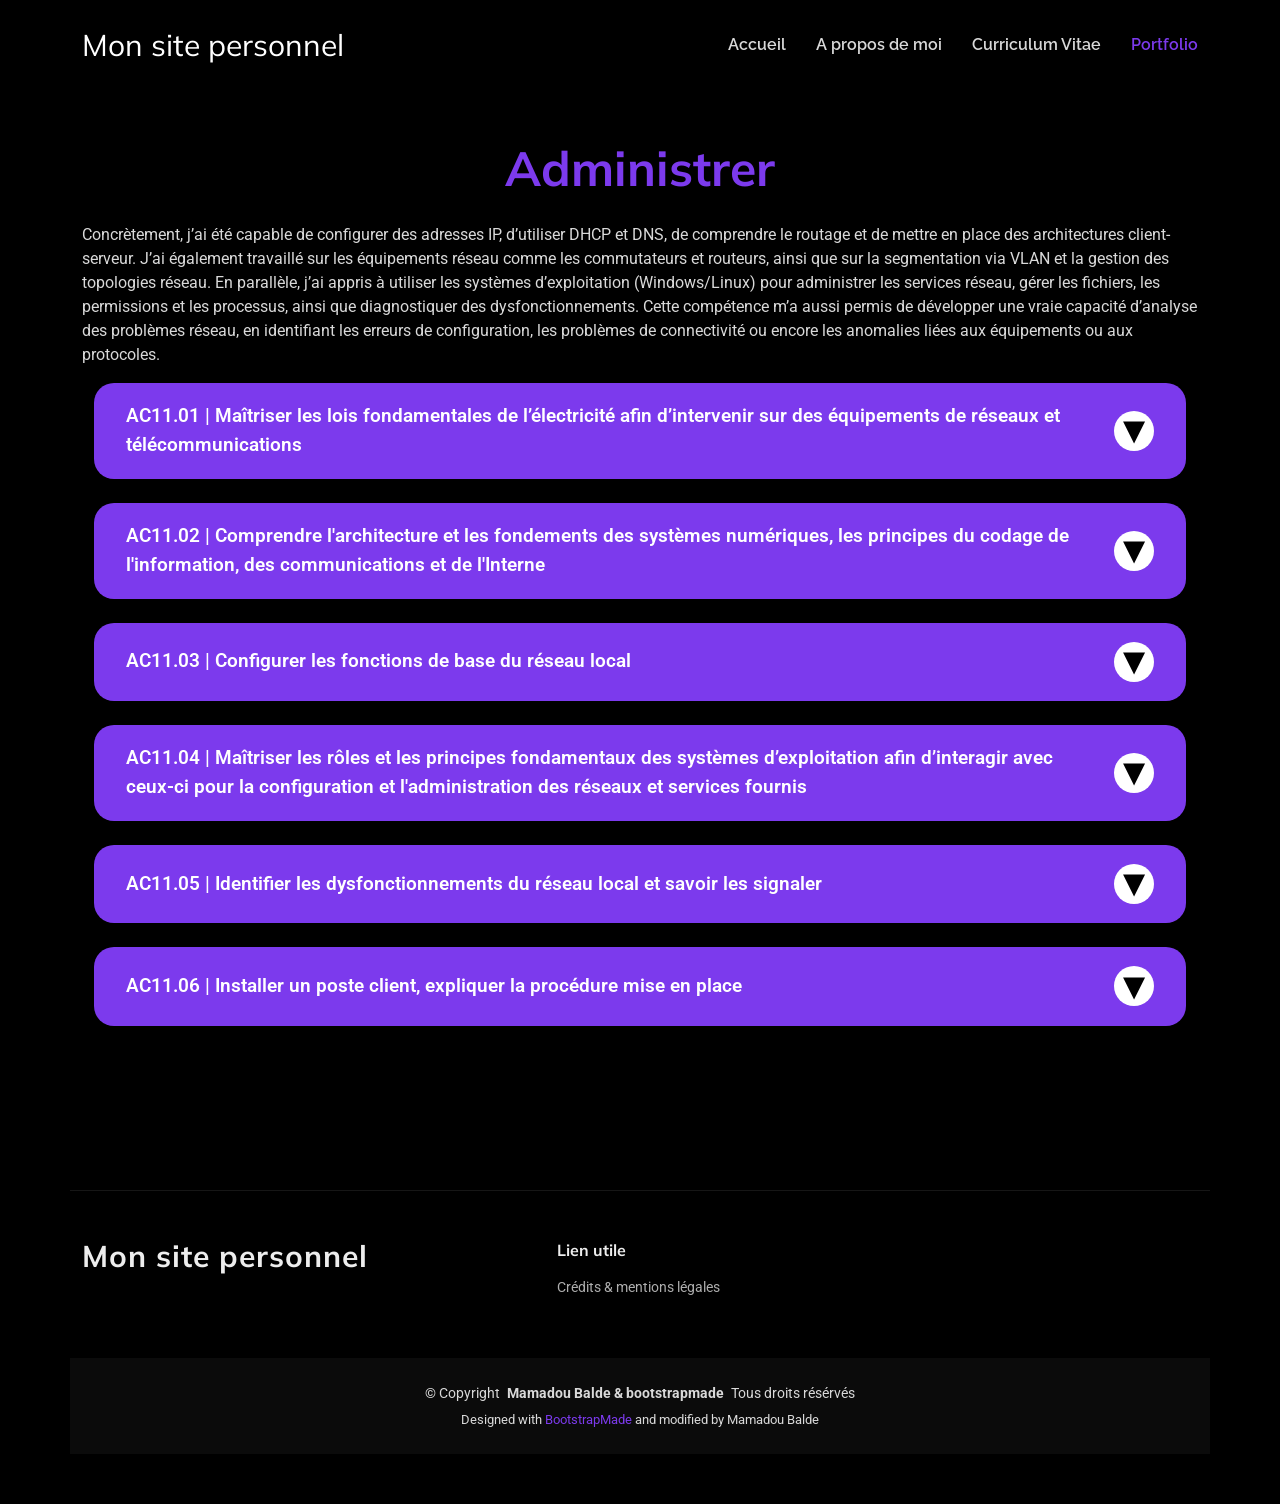
<file: Skills/administer.html>
<!DOCTYPE html>
<html lang="en">

<head>
  <meta charset="utf-8">
  <meta content="width=device-width, initial-scale=1.0" name="viewport">
  <title>Administrer</title>
  <meta name="description" content="">
  <meta name="keywords" content="">

  <!-- Favicons -->
  <link href="../assets/img/favicon.png" rel="icon">
  <link href="../assets/img/apple-touch-icon.png" rel="apple-touch-icon">

  <!-- Fonts -->
  <link href="https://fonts.googleapis.com" rel="preconnect">
  <link href="https://fonts.gstatic.com" rel="preconnect" crossorigin>
  <link href="https://fonts.googleapis.com/css2?family=Roboto:ital,wght@0,100;0,300;0,400;0,500;0,700;0,900;1,100;1,300;1,400;1,500;1,700;1,900&family=Raleway:ital,wght@0,100;0,200;0,300;0,400;0,500;0,600;0,700;0,800;0,900;1,100;1,200;1,300;1,400;1,500;1,600;1,700;1,800;1,900&family=Mulish:ital,wght@0,200;0,300;0,400;0,500;0,600;0,700;0,800;0,900;1,200;1,300;1,400;1,500;1,600;1,700;1,800;1,900&display=swap" rel="stylesheet">

  <!-- Vendor CSS Files -->
  <link href="../assets/vendor/bootstrap/css/bootstrap.min.css" rel="stylesheet">
  <link href="../assets/vendor/bootstrap-icons/bootstrap-icons.css" rel="stylesheet">
  <link href="../assets/vendor/aos/aos.css" rel="stylesheet">
  <link href="../assets/vendor/glightbox/css/glightbox.min.css" rel="stylesheet">
  <link href="../assets/vendor/swiper/swiper-bundle.min.css" rel="stylesheet">

  <!-- Main CSS File -->
  <link href="../assets/css/main.css" rel="stylesheet">

  <!-- =======================================================
  * Template Name: Craftivo
  * Template URL: https://bootstrapmade.com/craftivo-bootstrap-portfolio-template/
  * Updated: Oct 04 2025 with Bootstrap v5.3.8
  * Author: BootstrapMade.com
  * License: https://bootstrapmade.com/license/
  ======================================================== -->
</head>

<body class="index-page">

  <header id="header" class="header d-flex align-items-center fixed-top">
    <div class="container-fluid container-xl position-relative d-flex align-items-center">

      <a href="../index.html" class="logo d-flex align-items-center me-auto">
        <!-- Uncomment the line below if you also wish to use an image logo -->
        <!-- <img src="assets/img/logo.webp" alt=""> -->
        <h1 class="sitename">Mon site personnel</h1>
      </a>

      <nav id="navmenu" class="navmenu">
        <ul>
          <li><a href="../index.html#hero" class="active">Accueil</a></li>
          <li><a href="../index.html#about">A propos de moi</a></li>
          <li><a href="../index.html#resume">Curriculum Vitae</a></li>
          <li><a href="../index.html#portfolio">Portfolio</a></li>  
        </ul>
        <i class="mobile-nav-toggle d-xl-none bi bi-list"></i>
      </nav>
    </div>
  </header>

  <main class="main">
    <section id="portfolio" class="portfolio section">
         <section id="admin" class="section" data-aos="fade-up">
            <div class="container">
                 <h2 style="color: #7c3aed;">Administrer</h2>
                      <p>
                          Concrètement, j’ai été capable de configurer des adresses IP, d’utiliser DHCP et DNS, de comprendre le routage et de mettre en place des architectures client-serveur. J’ai également travaillé sur les équipements réseau comme les commutateurs et routeurs, ainsi que sur la segmentation via VLAN et la gestion des topologies réseau. En parallèle, j’ai appris à utiliser les systèmes d’exploitation (Windows/Linux) pour administrer les services réseau, gérer les fichiers, les permissions et les processus, ainsi que diagnostiquer des dysfonctionnements.

                          Cette compétence m’a aussi permis de développer une vraie capacité d’analyse des problèmes réseau, en identifiant les erreurs de configuration, les problèmes de connectivité ou encore les anomalies liées aux équipements ou aux protocoles.
                     </p>
                    <div class="container">
                        <!-- Exemple 1 -->
                        <div class="banner-example">
                            <div class="banner" onclick="toggleDetails(this)">
                                <div class="banner-text">AC11.01 | Maîtriser les lois fondamentales de l’électricité afin d’intervenir sur des équipements de réseaux et télécommunications </div>
                                <button class="toggle-btn">▼</button>
                            </div>
                            <div class="details">
                                <div class="details-content">
                                    <div class="details-title">Description</div>
                                    <p class="details-text">Je me suis appuyé sur la ressource R1.04 – Fondamentaux des systèmes électroniques, ainsi que sur les ressources R1.13 – Mathématiques du signal et R1.14 – Mathématiques des transmissions. Grâce à R1.04, j’ai acquis une compréhension solide des bases de l’électricité, notamment les lois fondamentales, la notion de puissance électrique, ainsi que les principes de dimensionnement des installations. Cela m’a permis de comprendre comment les équipements réseaux doivent être alimentés correctement tout en respectant les contraintes de sécurité et de consommation énergétique. Avec R1.13, j’ai approfondi l’analyse des signaux en étudiant leur représentation temporelle et leur comportement selon différentes transformations comme le retard ou l’amplification. Enfin, R1.14 m’a permis d’aller encore plus loin en utilisant des outils mathématiques avancés comme la trigonométrie, les fonctions exponentielles et les nombres complexes, ce qui m’a aidé à modéliser plus précisément les phénomènes électriques et les systèmes de transmission.
                                    <br>
                                    <a href="/Projects/AC.html#AC11-01">En savoir plus</a>
                                    </p>
                                  </div>
                            </div>
                        </div>
                    </div>
                    <div class="container">
                      <!-- Exemple 1 -->
                      <div class="banner-example">
                          <div class="banner" onclick="toggleDetails(this)">
                              <div class="banner-text">AC11.02 | Comprendre l'architecture et les fondements des systèmes numériques, les principes du codage de l'information, des communications et de l'Interne</div>
                              <button class="toggle-btn">▼</button>
                          </div>
                          <div class="details">
                              <div class="details-content">
                                  <div class="details-title">Description</div>
                                  <p class="details-text">Je me suis appuyé sur la ressource R1.06 – Architecture des systèmes numériques et informatiques ainsi que sur R1.10 – Anglais technique 1. Avec R1.06, j’ai compris en détail comment l’information est représentée et traitée dans un système numérique, notamment à travers le codage des nombres, des caractères et des images. J’ai aussi étudié le fonctionnement interne d’un processeur, les différentes mémoires et les principes des entrées-sorties, ce qui m’a permis de mieux comprendre comment un système informatique exécute les instructions. La ressource R1.10 m’a permis de relier ces notions techniques au contexte professionnel en m’exerçant à utiliser le vocabulaire technique en anglais et à comprendre des situations de communication liées aux systèmes et réseaux, ce qui est essentiel dans un environnement informatique moderne.
                                     <br>
                                    <a href="/Projects/AC.html#AC11-02">En savoir plus</a>
                                  </p>
                              </div>
                          </div>
                      </div>
                  </div>
                  <div class="container">
                    <!-- Exemple 1 -->
                    <div class="banner-example">
                        <div class="banner" onclick="toggleDetails(this)">
                            <div class="banner-text">AC11.03 | Configurer les fonctions de base du réseau local</div>
                            <button class="toggle-btn">▼</button>
                        </div>
                        <div class="details">
                            <div class="details-content">
                                <div class="details-title">Description</div>
                                <p class="details-text">J’ai utilisé les ressources R1.01 – Initiation aux réseaux informatiques et R1.03 – Réseaux locaux et équipements actifs. Grâce à R1.01, j’ai appris à mettre en place un réseau local simple en comprenant les bases de l’adressage IPv4, du fonctionnement du DHCP, du DNS et du routage. J’ai également découvert comment les machines communiquent entre elles dans un réseau et comment les services réseau facilitent ces échanges. Ensuite, avec R1.03, j’ai approfondi ces notions en travaillant sur la configuration d’équipements réseau comme les commutateurs et les routeurs. J’ai aussi appris à segmenter un réseau à l’aide des VLAN, ce qui permet d’améliorer la sécurité et l’organisation du réseau. Cette combinaison de ressources m’a permis de comprendre concrètement comment configurer et structurer un réseau local fonctionnel et évolutif.
                                   <br>
                                    <a href="/Projects/AC.html#AC11-03">En savoir plus</a>
                                </p>
                            </div>
                        </div>
                    </div>
                </div>
                <div class="container">
                  <!-- Exemple 1 -->
                  <div class="banner-example">
                      <div class="banner" onclick="toggleDetails(this)">
                          <div class="banner-text">AC11.04 | Maîtriser les rôles et les principes fondamentaux des systèmes d’exploitation afin d’interagir avec ceux-ci pour la configuration et l'administration des réseaux et services fournis</div>
                          <button class="toggle-btn">▼</button>
                      </div>
                      <div class="details">
                          <div class="details-content">
                              <div class="details-title">Description</div>
                              <p class="details-text">J’ai travaillé principalement avec les ressources R1.02 – Principes et architecture des réseaux, R1.08 – Bases des systèmes d’exploitation et R1.10 – Anglais technique 1. R1.02 m’a permis de comprendre le rôle essentiel des systèmes d’exploitation dans un réseau informatique, notamment leur interaction avec les protocoles et les services réseau. Avec R1.08, j’ai appris à utiliser concrètement les systèmes Windows et Linux, en manipulant la ligne de commande, en gérant les fichiers, les permissions, les processus et en utilisant des commandes réseau comme ping, traceroute ou netstat. J’ai aussi découvert comment automatiser certaines tâches avec des scripts simples. Enfin, R1.10 m’a permis de renforcer ma compréhension dans un contexte professionnel en anglais, notamment en ce qui concerne l’administration des systèmes et les échanges techniques.
                                    <br>
                                      <a href="/Projects/AC.html#AC11-04">En savoir plus</a>
                              </p>
                          </div>
                      </div>
                  </div>
              </div>
              <div class="container">
                  <!-- Exemple 1 -->
                  <div class="banner-example">
                      <div class="banner" onclick="toggleDetails(this)">
                          <div class="banner-text">AC11.05 | Identifier les dysfonctionnements du réseau local et savoir les signaler</div>
                          <button class="toggle-btn">▼</button>
                      </div>
                      <div class="details">
                          <div class="details-content">
                              <div class="details-title">Description</div>
                              <p class="details-text">Je me suis appuyé sur les ressources R1.01 – Initiation aux réseaux informatiques, R1.03 – Réseaux locaux et équipements actifs et R1.10 – Anglais technique 1. Avec R1.01, j’ai appris à identifier des problèmes simples dans un réseau comme des erreurs d’adressage IP, des problèmes de connectivité ou des services réseau mal configurés. R1.03 m’a permis d’aller plus loin en analysant des dysfonctionnements plus complexes liés à la commutation, aux VLAN, aux boucles réseau ou encore à la redondance. Cela m’a donné une vision plus globale des problèmes possibles dans une infrastructure réseau. Enfin, R1.10 m’a permis de développer ma capacité à expliquer clairement ces problèmes, notamment dans un contexte professionnel et en anglais, ce qui est essentiel pour collaborer efficacement avec une équipe technique.
                                      <br>
                                        <a href="/Projects/AC.html#AC11-05">En savoir plus</a>
                              </p>
                          </div>
                      </div>
                  </div>
              </div>
              <div class="container">
                <!-- Exemple 1 -->
                <div class="banner-example">
                    <div class="banner" onclick="toggleDetails(this)">
                        <div class="banner-text">AC11.06 | Installer un poste client, expliquer la procédure mise en place</div>
                        <button class="toggle-btn">▼</button>
                    </div>
                    <div class="details">
                        <div class="details-content">
                            <div class="details-title">Description</div>
                            <p class="details-text">J’ai utilisé les ressources R1.01 – Initiation aux réseaux informatiques, R1.03 – Réseaux locaux et équipements actifs et R1.08 – Bases des systèmes d’exploitation. Grâce à R1.01, j’ai appris à installer un poste client dans un réseau local simple et à comprendre son rôle dans une architecture client-serveur. Ensuite, R1.03 m’a permis d’intégrer ce poste client dans une architecture plus complexe, avec des équipements réseau et des VLAN, ce qui m’a donné une vision plus réaliste des environnements professionnels. Enfin, R1.08 m’a permis de configurer le système d’exploitation du poste, de gérer les utilisateurs, les fichiers, les permissions et d’utiliser les commandes nécessaires pour finaliser l’installation. J’ai également appris à expliquer clairement chaque étape de la procédure.
                                  <br>
                                    <a href="/Projects/AC.html#AC11-06">En savoir plus</a>
                            </p>
                        </div>
                    </div>
                </div>
            </div>

            </div>    
    </section>

  </main>


  <footer id="footer" class="footer">

    <div class="container footer-top">
      <div class="row gy-4">
        <div class="col-lg-5 col-md-12 footer-about">
          <a href="../index.html" class="logo d-flex align-items-center">
            <span class="sitename">Mon site personnel</span>
          </a>
        </div>

        <div class="col-lg-2 col-6 footer-links">
          <h4>Lien utile</h4>
          <ul>
            <li><a href="../Credits.html">Crédits & mentions légales</a></li>
          </ul>
        </div>
        </div>

      </div>
    </div>

    <div class="container copyright text-center mt-4">
      <p>© <span>Copyright</span> <strong class="px-1 sitename">Mamadou Balde & bootstrapmade</strong> <span>Tous droits résérvés </span></p>
      <div class="credits">
        <!-- All the links in the footer should remain intact. -->
        <!-- You can delete the links only if you've purchased the pro version. -->
        <!-- Licensing information: https://bootstrapmade.com/license/ -->
        <!-- Purchase the pro version with working PHP/AJAX contact form: [buy-url] -->
        Designed with <a href="https://bootstrapmade.com/">BootstrapMade </a> and modified by Mamadou Balde
      </div>
    </div>

  </footer>

  <!-- Scroll Top -->
  <a href="#" id="scroll-top" class="scroll-top d-flex align-items-center justify-content-center"><i class="bi bi-arrow-up-short"></i></a>

  <!-- Preloader -->
  <div id="preloader"></div>

  <!-- Vendor JS Files -->
  <script src="../assets/vendor/bootstrap/js/bootstrap.bundle.min.js"></script>
  <script src="../assets/vendor/php-email-form/validate.js"></script>
  <script src="../assets/vendor/aos/aos.js"></script>
  <script src="../assets/vendor/typed.js/typed.umd.js"></script>
  <script src="../assets/vendor/waypoints/noframework.waypoints.js"></script>
  <script src="../assets/vendor/glightbox/js/glightbox.min.js"></script>
  <script src="../assets/vendor/imagesloaded/imagesloaded.pkgd.min.js"></script>
  <script src="../assets/vendor/isotope-layout/isotope.pkgd.min.js"></script>
  <script src="../assets/vendor/swiper/swiper-bundle.min.js"></script>

  <!-- Main JS File -->
  <script src="../assets/js/main.js"></script>

</body>

</html>
</file>
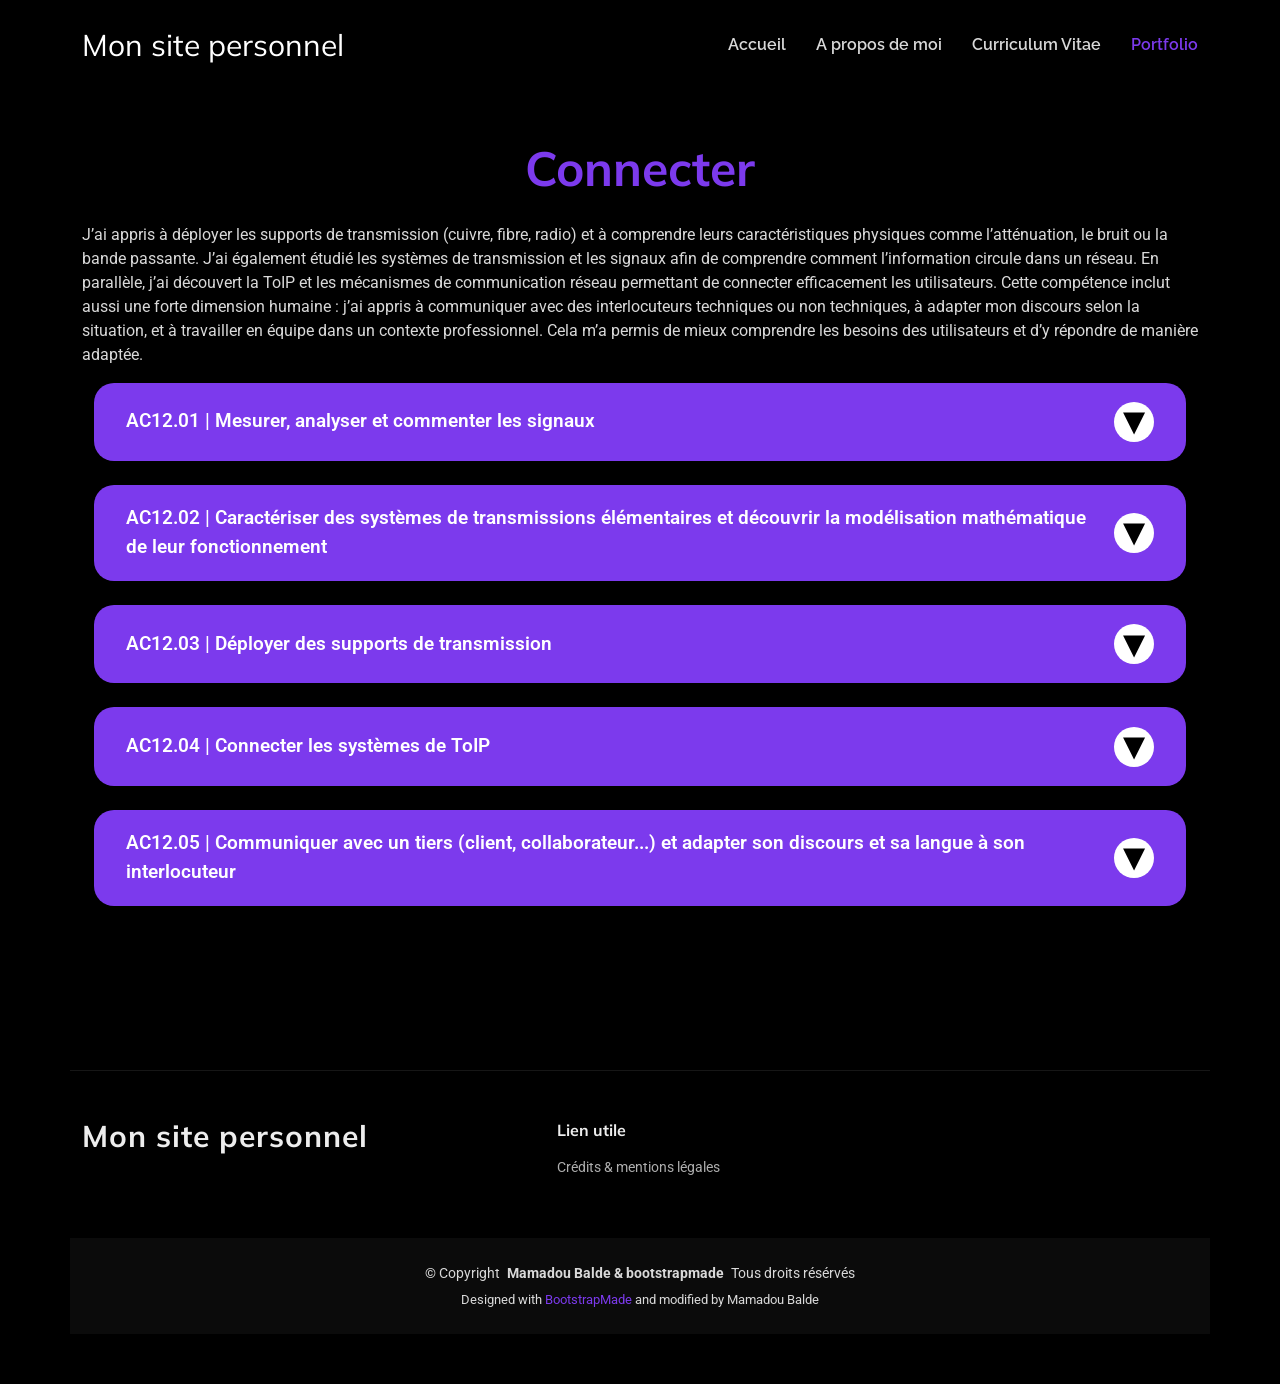
<file: Skills/connect.html>
<!DOCTYPE html>
<html lang="en">

<head>
  <meta charset="utf-8">
  <meta content="width=device-width, initial-scale=1.0" name="viewport">
  <title>Connecter</title>
  <meta name="description" content="">
  <meta name="keywords" content="">

  <!-- Favicons -->
  <link href="../assets/img/favicon.png" rel="icon">
  <link href="../assets/img/apple-touch-icon.png" rel="apple-touch-icon">

  <!-- Fonts -->
  <link href="https://fonts.googleapis.com" rel="preconnect">
  <link href="https://fonts.gstatic.com" rel="preconnect" crossorigin>
  <link href="https://fonts.googleapis.com/css2?family=Roboto:ital,wght@0,100;0,300;0,400;0,500;0,700;0,900;1,100;1,300;1,400;1,500;1,700;1,900&family=Raleway:ital,wght@0,100;0,200;0,300;0,400;0,500;0,600;0,700;0,800;0,900;1,100;1,200;1,300;1,400;1,500;1,600;1,700;1,800;1,900&family=Mulish:ital,wght@0,200;0,300;0,400;0,500;0,600;0,700;0,800;0,900;1,200;1,300;1,400;1,500;1,600;1,700;1,800;1,900&display=swap" rel="stylesheet">

  <!-- Vendor CSS Files -->
  <link href="../assets/vendor/bootstrap/css/bootstrap.min.css" rel="stylesheet">
  <link href="../assets/vendor/bootstrap-icons/bootstrap-icons.css" rel="stylesheet">
  <link href="../assets/vendor/aos/aos.css" rel="stylesheet">
  <link href="../assets/vendor/glightbox/css/glightbox.min.css" rel="stylesheet">
  <link href="../assets/vendor/swiper/swiper-bundle.min.css" rel="stylesheet">

  <!-- Main CSS File -->
  <link href="../assets/css/main.css" rel="stylesheet">

  <!-- =======================================================
  * Template Name: Craftivo
  * Template URL: https://bootstrapmade.com/craftivo-bootstrap-portfolio-template/
  * Updated: Oct 04 2025 with Bootstrap v5.3.8
  * Author: BootstrapMade.com
  * License: https://bootstrapmade.com/license/
  ======================================================== -->
</head>

<body class="index-page">

  <header id="header" class="header d-flex align-items-center fixed-top">
    <div class="container-fluid container-xl position-relative d-flex align-items-center">

      <a href="../index.html" class="logo d-flex align-items-center me-auto">
        <!-- Uncomment the line below if you also wish to use an image logo -->
        <!-- <img src="assets/img/logo.webp" alt=""> -->
        <h1 class="sitename">Mon site personnel</h1>
      </a>

      <nav id="navmenu" class="navmenu">
        <ul>
          <li><a href="../index.html#hero" class="active">Accueil</a></li>
          <li><a href="../index.html#about">A propos de moi</a></li>
          <li><a href="../index.html#resume">Curriculum Vitae</a></li>
          <li><a href="../index.html#portfolio">Portfolio</a></li>  
        </ul>
        <i class="mobile-nav-toggle d-xl-none bi bi-list"></i>
      </nav>
    </div>
  </header>

  <main class="main">
<section id="portfolio" class="portfolio section">

  <section id="connect" class="section" data-aos="fade-up">
    <div class="container">
      <h2 style="color: #7c3aed;">Connecter</h2>
      <p>J’ai appris à déployer les supports de transmission (cuivre, fibre, radio) et à comprendre leurs caractéristiques physiques comme l’atténuation, le bruit ou la bande passante. J’ai également étudié les systèmes de transmission et les signaux afin de comprendre comment l’information circule dans un réseau. En parallèle, j’ai découvert la ToIP et les mécanismes de communication réseau permettant de connecter efficacement les utilisateurs.

Cette compétence inclut aussi une forte dimension humaine : j’ai appris à communiquer avec des interlocuteurs techniques ou non techniques, à adapter mon discours selon la situation, et à travailler en équipe dans un contexte professionnel. Cela m’a permis de mieux comprendre les besoins des utilisateurs et d’y répondre de manière adaptée.
      </p>
      <div class="container">
        <!-- Exemple 1 -->
        <div class="banner-example">
            <div class="banner" onclick="toggleDetails(this)">
                <div class="banner-text">AC12.01 | Mesurer, analyser et commenter les signaux</div>
                <button class="toggle-btn">▼</button>
            </div>
            <div class="details">
                <div class="details-content">
                    <div class="details-title">Description</div>
                    <p class="details-text">J’ai travaillé avec les ressources R1.04 – Fondamentaux des systèmes électroniques, R1.05 – Supports de transmission pour les réseaux, R1.13 – Mathématiques du signal et R1.14 – Mathématiques des transmissions. Avec R1.04, j’ai appris à utiliser des instruments de mesure comme l’oscilloscope et le voltmètre afin d’analyser des signaux électriques réels. J’ai aussi appris à interpréter des valeurs comme la tension moyenne ou efficace. La ressource R1.05 m’a permis de comprendre les caractéristiques physiques des supports de transmission, comme la fibre optique, le cuivre ou les ondes radio, et leurs effets sur les signaux (bruit, atténuation, bande passante). Enfin, R1.13 et R1.14 m’ont permis de modéliser mathématiquement les signaux et d’approfondir leur analyse grâce aux outils trigonométriques et complexes.
                       <br>
                            <a href="/Projects/AC.html#AC12-01">En savoir plus</a>
                    </p>
                </div>
            </div>
        </div>
    </div>
    <div class="container">
      <!-- Exemple 1 -->
      <div class="banner-example">
          <div class="banner" onclick="toggleDetails(this)">
              <div class="banner-text">AC12.02 | Caractériser des systèmes de transmissions élémentaires et découvrir la modélisation mathématique de leur fonctionnement</div>
              <button class="toggle-btn">▼</button>
          </div>
          <div class="details">
              <div class="details-content">
                  <div class="details-title">Description</div>
                  <p class="details-text">J’ai utilisé les ressources R1.13 – Mathématiques du signal et R1.14 – Mathématiques des transmissions. Grâce à R1.13, j’ai appris à analyser les signaux de base comme les signaux sinusoïdaux, créneaux ou triangulaires, ainsi que leurs caractéristiques comme la fréquence, la période ou la pulsation. J’ai aussi étudié les différentes transformations possibles des signaux comme les retards, les dilatations ou les amplifications. Avec R1.14, j’ai approfondi la modélisation mathématique de ces systèmes grâce aux nombres complexes, aux fonctions exponentielles et aux identités trigonométriques. Cela m’a permis de mieux comprendre comment les systèmes de transmission peuvent être représentés et analysés de manière rigoureuse.
                    <br>
                        <a href="/Projects/AC.html#AC12-02">En savoir plus</a>

                  </p>
              </div>
          </div>
      </div>
  </div>
  <div class="container">
        <!-- Exemple 1 -->
        <div class="banner-example">
            <div class="banner" onclick="toggleDetails(this)">
                <div class="banner-text">AC12.03 | Déployer des supports de transmission</div>
                <button class="toggle-btn">▼</button>
            </div>
            <div class="details">
                <div class="details-content">
                    <div class="details-title">Description</div>
                    <p class="details-text">Je me suis appuyé sur les ressources R1.01 – Initiation aux réseaux informatiques, R1.03 – Réseaux locaux et équipements actifs et R1.05 – Supports de transmission pour les réseaux. Avec R1.01, j’ai compris les bases du déploiement d’un réseau local et la mise en place des premières connexions physiques et logiques. R1.03 m’a permis de travailler sur le câblage réseau, la configuration des équipements actifs comme les commutateurs et les routeurs, ainsi que sur la segmentation du réseau avec les VLAN et les topologies physiques et logiques. Enfin, R1.05 m’a apporté une vision plus physique des supports de transmission, en étudiant leurs caractéristiques comme l’atténuation, le bruit ou la bande passante. Cela m’a permis de mieux choisir et déployer les supports adaptés selon les besoins.
                        <br>
                            <a href="/Projects/AC.html#AC12-03">En savoir plus</a>
 
                    </p>
                </div>
            </div>
        </div>
  </div>
  <div class="container">
    <!-- Exemple 1 -->
    <div class="banner-example">
        <div class="banner" onclick="toggleDetails(this)">
            <div class="banner-text">AC12.04 | Connecter les systèmes de ToIP</div>
            <button class="toggle-btn">▼</button>
        </div>
        <div class="details">
            <div class="details-content">
                <div class="details-title">Description</div>
                <p class="details-text">J’ai utilisé les ressources R1.10 – Anglais technique 1 et R1.11 – Expression-Culture-Communication Professionnelles : Introduction à la communication et au savoir-être professionnels. Ces deux ressources m’ont permis de développer mes compétences en communication dans un contexte technique et professionnel. J’ai appris à comprendre et à expliquer des situations techniques liées aux systèmes de téléphonie sur IP, tout en adaptant mon discours selon mon interlocuteur. J’ai également renforcé ma capacité à travailler en équipe et à collaborer dans des situations professionnelles, ce qui est essentiel pour la mise en place et la gestion de systèmes de communication comme la ToIP.
                    <br>
                            <a href="/Projects/AC.html#AC12-04">En savoir plus</a>

                </p>
            </div>
        </div>
    </div>
</div>
<div class="container">
  <!-- Exemple 1 -->
  <div class="banner-example">
      <div class="banner" onclick="toggleDetails(this)">
          <div class="banner-text">AC12.05 | Communiquer avec un tiers (client, collaborateur...) et adapter son discours et sa langue à son interlocuteur</div>
          <button class="toggle-btn">▼</button>
      </div>
      <div class="details">
          <div class="details-content">
              <div class="details-title">Description</div>
              <p class="details-text">Je me suis appuyé sur les ressources R1.10 – Anglais technique 1, R1.11 – Expression-Culture-Communication Professionnelles et R1.15 – Gestion de projet 1 : Maîtriser les bases de l’organisation du travail. R1.10 m’a permis de communiquer en anglais dans des situations techniques en utilisant un vocabulaire adapté. R1.11 m’a aidé à structurer mes messages, à améliorer mes capacités d’expression orale et écrite, et à adopter un comportement professionnel dans mes communications. Enfin, R1.15 m’a permis de comprendre l’importance de la communication dans un travail de groupe et de projet, notamment dans la répartition des tâches et la coordination avec les autres membres d’une équipe.
                <br>
                            <a href="/Projects/AC.html#AC12-05">En savoir plus</a>

              </p>
          </div>
      </div>
  </div>
</div>

    </div>      

  </section>
</section>
  </main>


  <footer id="footer" class="footer">

    <div class="container footer-top">
      <div class="row gy-4">
        <div class="col-lg-5 col-md-12 footer-about">
          <a href="../index.html" class="logo d-flex align-items-center">
            <span class="sitename">Mon site personnel</span>
          </a>
        </div>

        <div class="col-lg-2 col-6 footer-links">
          <h4>Lien utile</h4>
          <ul>
            <li><a href="../Credits.html">Crédits & mentions légales</a></li>
          </ul>
        </div>


        </div>

      </div>
    </div>

    <div class="container copyright text-center mt-4">
      <p>© <span>Copyright</span> <strong class="px-1 sitename">Mamadou Balde & bootstrapmade</strong> <span>Tous droits résérvés </span></p>
      <div class="credits">
        <!-- All the links in the footer should remain intact. -->
        <!-- You can delete the links only if you've purchased the pro version. -->
        <!-- Licensing information: https://bootstrapmade.com/license/ -->
        <!-- Purchase the pro version with working PHP/AJAX contact form: [buy-url] -->
        Designed with <a href="https://bootstrapmade.com/">BootstrapMade </a> and modified by Mamadou Balde
      </div>
    </div>

  </footer>

  <!-- Scroll Top -->
  <a href="#" id="scroll-top" class="scroll-top d-flex align-items-center justify-content-center"><i class="bi bi-arrow-up-short"></i></a>

  <!-- Preloader -->
  <div id="preloader"></div>

  <!-- Vendor JS Files -->
  <script src="../assets/vendor/bootstrap/js/bootstrap.bundle.min.js"></script>
  <script src="../assets/vendor/php-email-form/validate.js"></script>
  <script src="../assets/vendor/aos/aos.js"></script>
  <script src="../assets/vendor/typed.js/typed.umd.js"></script>
  <script src="../assets/vendor/waypoints/noframework.waypoints.js"></script>
  <script src="../assets/vendor/glightbox/js/glightbox.min.js"></script>
  <script src="../assets/vendor/imagesloaded/imagesloaded.pkgd.min.js"></script>
  <script src="../assets/vendor/isotope-layout/isotope.pkgd.min.js"></script>
  <script src="../assets/vendor/swiper/swiper-bundle.min.js"></script>

  <!-- Main JS File -->
  <script src="../assets/js/main.js"></script>

</body>

</html>
</file>
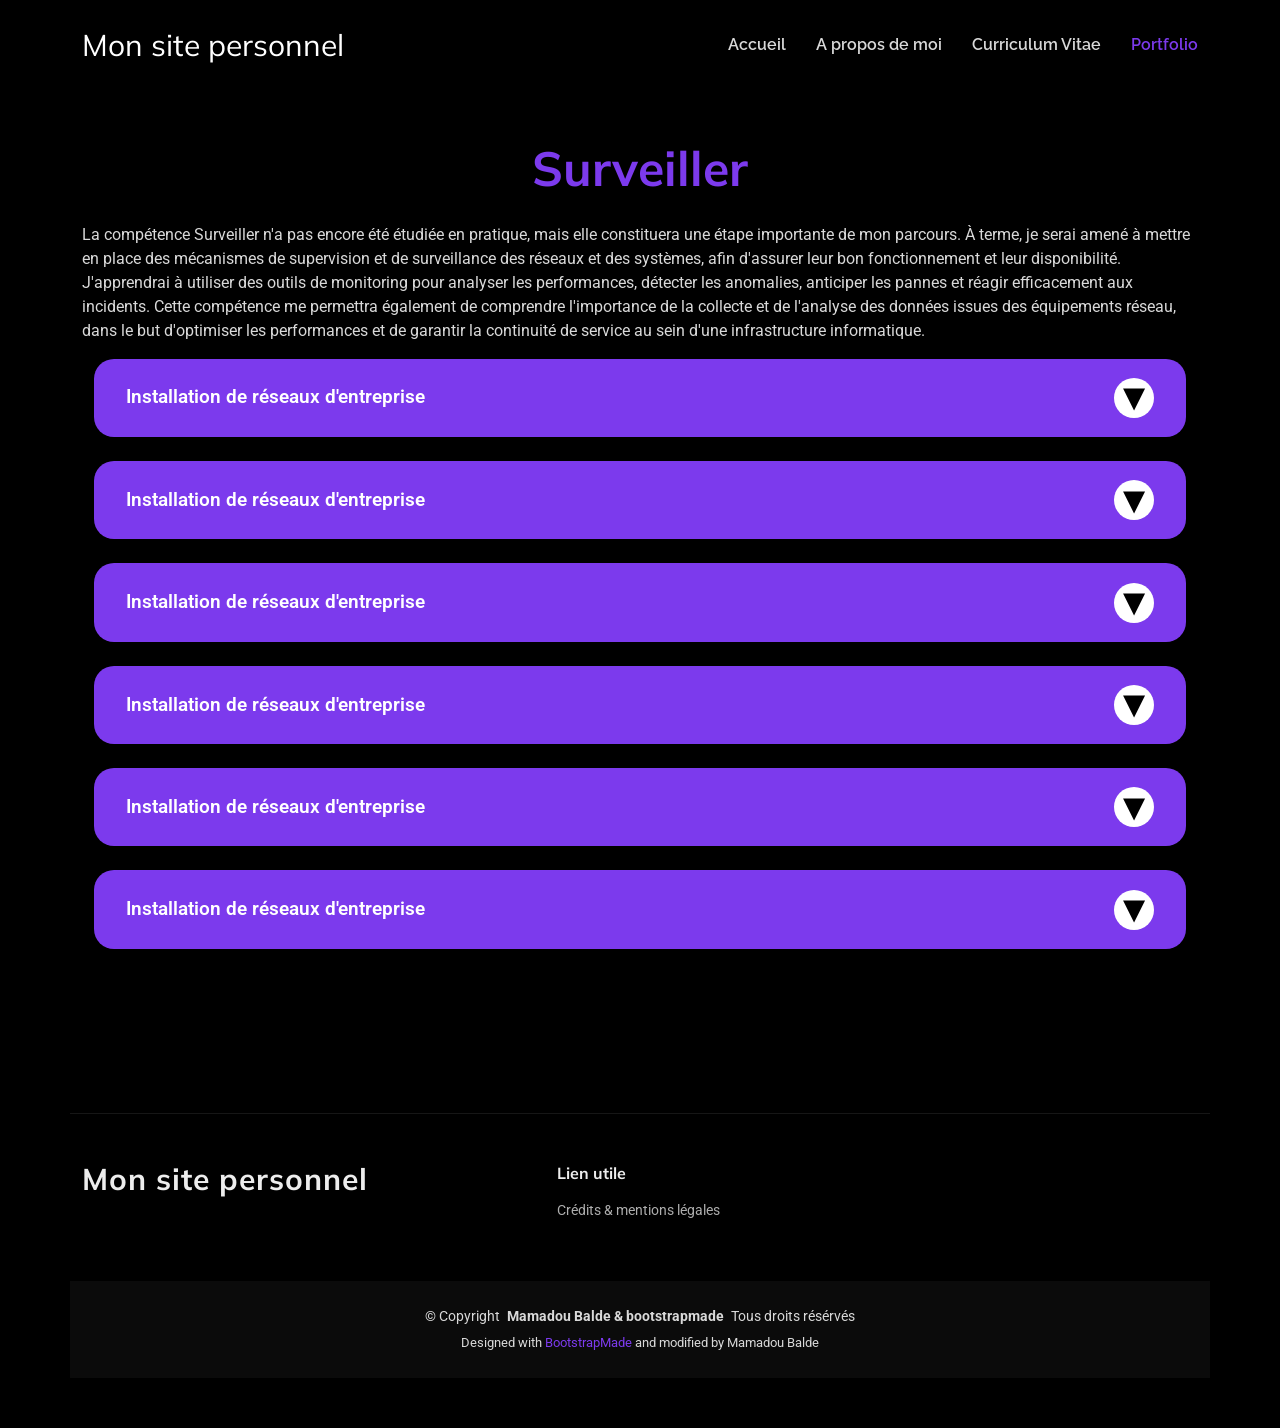
<file: Skills/monitor.html>
<!DOCTYPE html>
<html lang="en">

<head>
  <meta charset="utf-8">
  <meta content="width=device-width, initial-scale=1.0" name="viewport">
  <title>Surveiller</title>
  <meta name="description" content="">
  <meta name="keywords" content="">

  <!-- Favicons -->
  <link href="../assets/img/favicon.png" rel="icon">
  <link href="../assets/img/apple-touch-icon.png" rel="apple-touch-icon">

  <!-- Fonts -->
  <link href="https://fonts.googleapis.com" rel="preconnect">
  <link href="https://fonts.gstatic.com" rel="preconnect" crossorigin>
  <link href="https://fonts.googleapis.com/css2?family=Roboto:ital,wght@0,100;0,300;0,400;0,500;0,700;0,900;1,100;1,300;1,400;1,500;1,700;1,900&family=Raleway:ital,wght@0,100;0,200;0,300;0,400;0,500;0,600;0,700;0,800;0,900;1,100;1,200;1,300;1,400;1,500;1,600;1,700;1,800;1,900&family=Mulish:ital,wght@0,200;0,300;0,400;0,500;0,600;0,700;0,800;0,900;1,200;1,300;1,400;1,500;1,600;1,700;1,800;1,900&display=swap" rel="stylesheet">

  <!-- Vendor CSS Files -->
  <link href="../assets/vendor/bootstrap/css/bootstrap.min.css" rel="stylesheet">
  <link href="../assets/vendor/bootstrap-icons/bootstrap-icons.css" rel="stylesheet">
  <link href="../assets/vendor/aos/aos.css" rel="stylesheet">
  <link href="../assets/vendor/glightbox/css/glightbox.min.css" rel="stylesheet">
  <link href="../assets/vendor/swiper/swiper-bundle.min.css" rel="stylesheet">

  <!-- Main CSS File -->
  <link href="../assets/css/main.css" rel="stylesheet">

  <!-- =======================================================
  * Template Name: Craftivo
  * Template URL: https://bootstrapmade.com/craftivo-bootstrap-portfolio-template/
  * Updated: Oct 04 2025 with Bootstrap v5.3.8
  * Author: BootstrapMade.com
  * License: https://bootstrapmade.com/license/
  ======================================================== -->
</head>

<body class="index-page">

  <header id="header" class="header d-flex align-items-center fixed-top">
    <div class="container-fluid container-xl position-relative d-flex align-items-center">

      <a href="../index.html" class="logo d-flex align-items-center me-auto">
        <!-- Uncomment the line below if you also wish to use an image logo -->
        <!-- <img src="assets/img/logo.webp" alt=""> -->
        <h1 class="sitename">Mon site personnel</h1>
      </a>

      <nav id="navmenu" class="navmenu">
        <ul>
          <li><a href="../index.html#hero" class="active">Accueil</a></li>
          <li><a href="../index.html#about">A propos de moi</a></li>
          <li><a href="../index.html#resume">Curriculum Vitae</a></li>
          <li><a href="../index.html#portfolio">Portfolio</a></li>  
        </ul>
        <i class="mobile-nav-toggle d-xl-none bi bi-list"></i>
      </nav>
    </div>
  </header>

  <main class="main">
<section id="portfolio" class="portfolio section">
 
  <section id="monitor" class="section" data-aos="fade-up">
    <div class="container">
      <h2 style="color: #7c3aed;">Surveiller</h2>
      <p>
        La compétence Surveiller n'a pas encore été étudiée en pratique, mais elle constituera une étape importante de mon parcours. À terme, je serai amené à mettre en place des mécanismes de supervision et de surveillance des réseaux et des systèmes, afin d'assurer leur bon fonctionnement et leur disponibilité. J'apprendrai à utiliser des outils de monitoring pour analyser les performances, détecter les anomalies, anticiper les pannes et réagir efficacement aux incidents. Cette compétence me permettra également de comprendre l'importance de la collecte et de l'analyse des données issues des équipements réseau, dans le but d'optimiser les performances et de garantir la continuité de service au sein d'une infrastructure informatique.
      </p>
      <div class="container">
        <!-- Exemple 1 -->
        <div class="banner-example">
            <div class="banner" onclick="toggleDetails(this)">
                <div class="banner-text">Installation de réseaux d'entreprise</div>
                <button class="toggle-btn">▼</button>
            </div>
            <div class="details">
                <div class="details-content">
                    <div class="details-title">Détails du service</div>
                    <p class="details-text">Nous concevons et déployons des infrastructures réseau complètes adaptées à vos besoins professionnels.</p>
                    <p class="details-text"><strong>Inclus :</strong> Câblage structuré, configuration des switchs et routeurs, installation Wi-Fi professionnel, mise en place de VLANs.</p>
                    <p class="details-text"><strong>Délai :</strong> 5 à 10 jours ouvrés selon la taille du projet.</p>
                </div>
            </div>
        </div>
    </div>
    <div class="container">
      <!-- Exemple 1 -->
      <div class="banner-example">
          <div class="banner" onclick="toggleDetails(this)">
              <div class="banner-text">Installation de réseaux d'entreprise</div>
              <button class="toggle-btn">▼</button>
          </div>
          <div class="details">
              <div class="details-content">
                  <div class="details-title">Détails du service</div>
                  <p class="details-text">Nous concevons et déployons des infrastructures réseau complètes adaptées à vos besoins professionnels.</p>
                  <p class="details-text"><strong>Inclus :</strong> Câblage structuré, configuration des switchs et routeurs, installation Wi-Fi professionnel, mise en place de VLANs.</p>
                  <p class="details-text"><strong>Délai :</strong> 5 à 10 jours ouvrés selon la taille du projet.</p>
              </div>
          </div>
      </div>
  </div>
  <div class="container">
        <!-- Exemple 1 -->
        <div class="banner-example">
            <div class="banner" onclick="toggleDetails(this)">
                <div class="banner-text">Installation de réseaux d'entreprise</div>
                <button class="toggle-btn">▼</button>
            </div>
            <div class="details">
                <div class="details-content">
                    <div class="details-title">Détails du service</div>
                    <p class="details-text">Nous concevons et déployons des infrastructures réseau complètes adaptées à vos besoins professionnels.</p>
                    <p class="details-text"><strong>Inclus :</strong> Câblage structuré, configuration des switchs et routeurs, installation Wi-Fi professionnel, mise en place de VLANs.</p>
                    <p class="details-text"><strong>Délai :</strong> 5 à 10 jours ouvrés selon la taille du projet.</p>
                </div>
            </div>
        </div>
  </div>
  <div class="container">
    <!-- Exemple 1 -->
    <div class="banner-example">
        <div class="banner" onclick="toggleDetails(this)">
            <div class="banner-text">Installation de réseaux d'entreprise</div>
            <button class="toggle-btn">▼</button>
        </div>
        <div class="details">
            <div class="details-content">
                <div class="details-title">Détails du service</div>
                <p class="details-text">Nous concevons et déployons des infrastructures réseau complètes adaptées à vos besoins professionnels.</p>
                <p class="details-text"><strong>Inclus :</strong> Câblage structuré, configuration des switchs et routeurs, installation Wi-Fi professionnel, mise en place de VLANs.</p>
                <p class="details-text"><strong>Délai :</strong> 5 à 10 jours ouvrés selon la taille du projet.</p>
            </div>
        </div>
    </div>
</div>
<div class="container">
  <!-- Exemple 1 -->
  <div class="banner-example">
      <div class="banner" onclick="toggleDetails(this)">
          <div class="banner-text">Installation de réseaux d'entreprise</div>
          <button class="toggle-btn">▼</button>
      </div>
      <div class="details">
          <div class="details-content">
              <div class="details-title">Détails du service</div>
              <p class="details-text">Nous concevons et déployons des infrastructures réseau complètes adaptées à vos besoins professionnels.</p>
              <p class="details-text"><strong>Inclus :</strong> Câblage structuré, configuration des switchs et routeurs, installation Wi-Fi professionnel, mise en place de VLANs.</p>
              <p class="details-text"><strong>Délai :</strong> 5 à 10 jours ouvrés selon la taille du projet.</p>
          </div>
      </div>
  </div>
</div>
<div class="container">
  <!-- Exemple 1 -->
  <div class="banner-example">
      <div class="banner" onclick="toggleDetails(this)">
          <div class="banner-text">Installation de réseaux d'entreprise</div>
          <button class="toggle-btn">▼</button>
      </div>
      <div class="details">
          <div class="details-content">
              <div class="details-title">Détails du service</div>
              <p class="details-text">Nous concevons et déployons des infrastructures réseau complètes adaptées à vos besoins professionnels.</p>
              <p class="details-text"><strong>Inclus :</strong> Câblage structuré, configuration des switchs et routeurs, installation Wi-Fi professionnel, mise en place de VLANs.</p>
              <p class="details-text"><strong>Délai :</strong> 5 à 10 jours ouvrés selon la taille du projet.</p>
          </div>
      </div>
  </div>
</div>

    </div>
    
  </section>
</section>

  </main>


  <footer id="footer" class="footer">

    <div class="container footer-top">
      <div class="row gy-4">
        <div class="col-lg-5 col-md-12 footer-about">
          <a href="../index.html" class="logo d-flex align-items-center">
            <span class="sitename">Mon site personnel</span>
          </a>
        </div>

        <div class="col-lg-2 col-6 footer-links">
          <h4>Lien utile</h4>
          <ul>
            <li><a href="../Credits.html">Crédits & mentions légales</a></li>
          </ul>
        </div>


        </div>

      </div>
    </div>

    <div class="container copyright text-center mt-4">
      <p>© <span>Copyright</span> <strong class="px-1 sitename">Mamadou Balde & bootstrapmade</strong> <span>Tous droits résérvés </span></p>
      <div class="credits">
        <!-- All the links in the footer should remain intact. -->
        <!-- You can delete the links only if you've purchased the pro version. -->
        <!-- Licensing information: https://bootstrapmade.com/license/ -->
        <!-- Purchase the pro version with working PHP/AJAX contact form: [buy-url] -->
        Designed with <a href="https://bootstrapmade.com/">BootstrapMade </a> and modified by Mamadou Balde
      </div>
    </div>

  </footer>

  <!-- Scroll Top -->
  <a href="#" id="scroll-top" class="scroll-top d-flex align-items-center justify-content-center"><i class="bi bi-arrow-up-short"></i></a>

  <!-- Preloader -->
  <div id="preloader"></div>

  <!-- Vendor JS Files -->
  <script src="../assets/vendor/bootstrap/js/bootstrap.bundle.min.js"></script>
  <script src="../assets/vendor/php-email-form/validate.js"></script>
  <script src="../assets/vendor/aos/aos.js"></script>
  <script src="../assets/vendor/typed.js/typed.umd.js"></script>
  <script src="../assets/vendor/waypoints/noframework.waypoints.js"></script>
  <script src="../assets/vendor/glightbox/js/glightbox.min.js"></script>
  <script src="../assets/vendor/imagesloaded/imagesloaded.pkgd.min.js"></script>
  <script src="../assets/vendor/isotope-layout/isotope.pkgd.min.js"></script>
  <script src="../assets/vendor/swiper/swiper-bundle.min.js"></script>

  <!-- Main JS File -->
  <script src="../assets/js/main.js"></script>

</body>

</html>
</file>
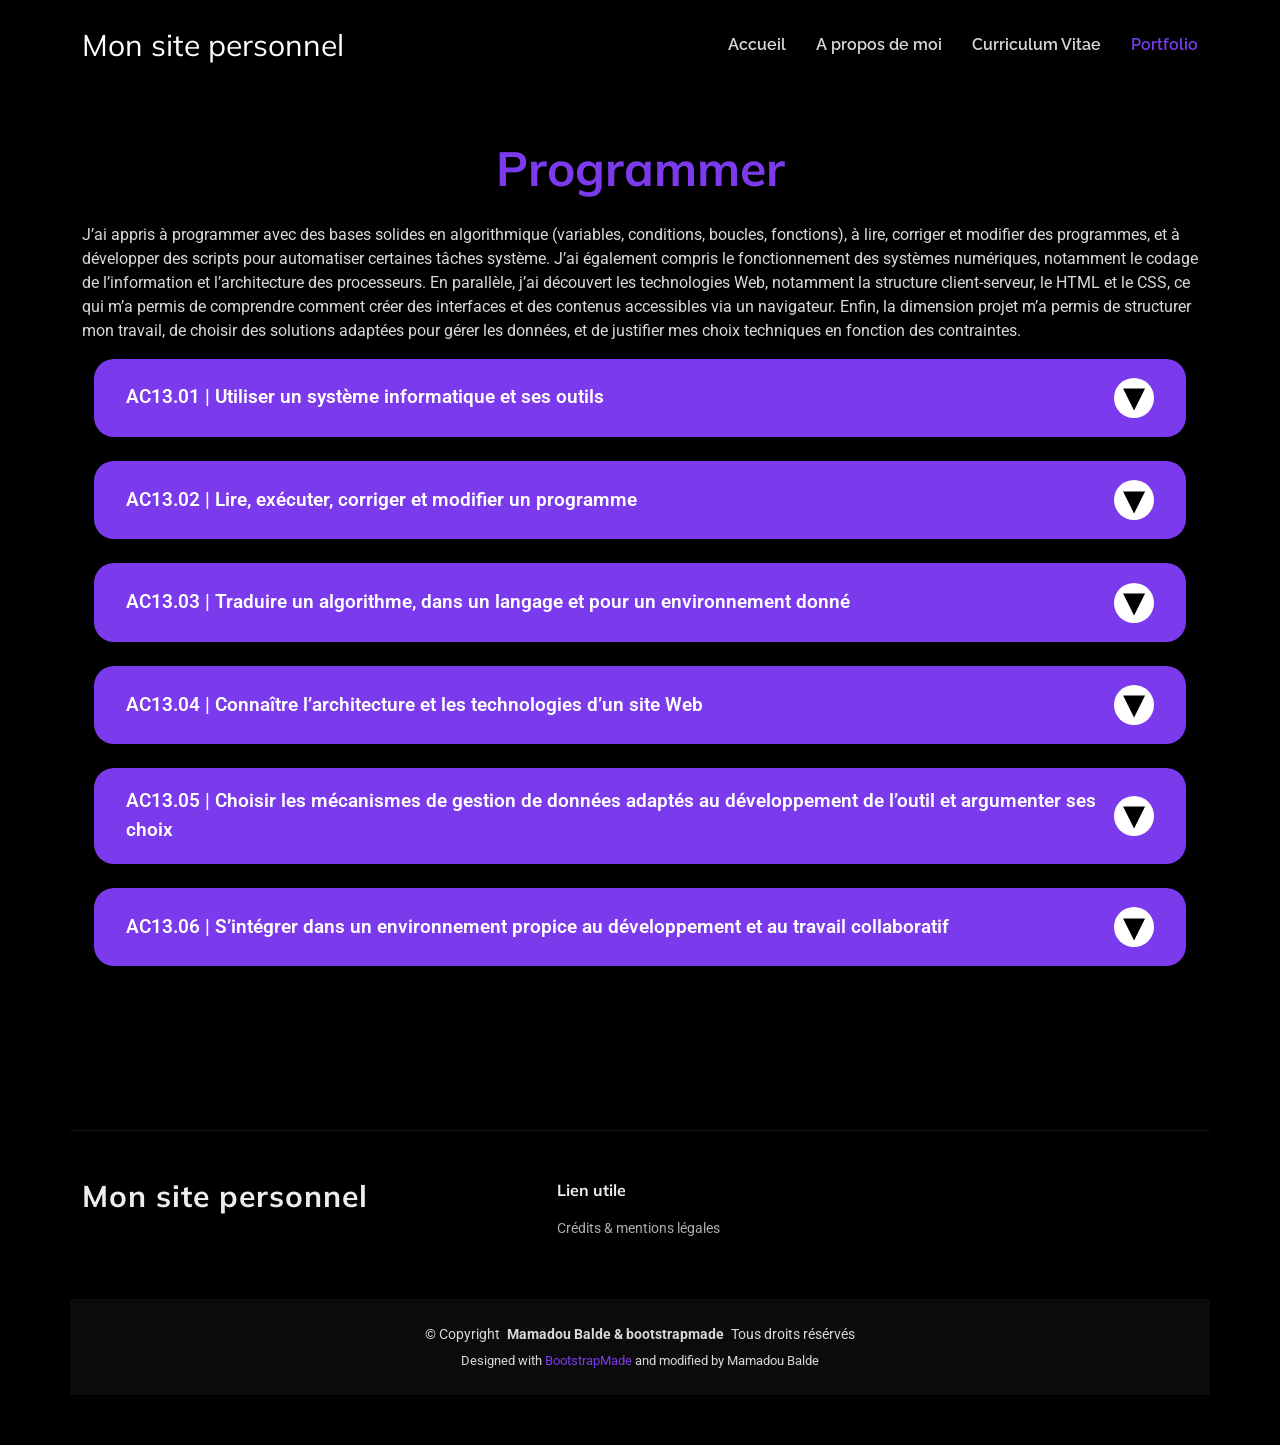
<file: Skills/programs.html>
<!DOCTYPE html>
<html lang="en">

<head>
  <meta charset="utf-8">
  <meta content="width=device-width, initial-scale=1.0" name="viewport">
  <title>Programmer</title>
  <meta name="description" content="">
  <meta name="keywords" content="">

  <!-- Favicons -->
  <link href="../assets/img/favicon.png" rel="icon">
  <link href="../assets/img/apple-touch-icon.png" rel="apple-touch-icon">

  <!-- Fonts -->
  <link href="https://fonts.googleapis.com" rel="preconnect">
  <link href="https://fonts.gstatic.com" rel="preconnect" crossorigin>
  <link href="https://fonts.googleapis.com/css2?family=Roboto:ital,wght@0,100;0,300;0,400;0,500;0,700;0,900;1,100;1,300;1,400;1,500;1,700;1,900&family=Raleway:ital,wght@0,100;0,200;0,300;0,400;0,500;0,600;0,700;0,800;0,900;1,100;1,200;1,300;1,400;1,500;1,600;1,700;1,800;1,900&family=Mulish:ital,wght@0,200;0,300;0,400;0,500;0,600;0,700;0,800;0,900;1,200;1,300;1,400;1,500;1,600;1,700;1,800;1,900&display=swap" rel="stylesheet">

  <!-- Vendor CSS Files -->
  <link href="../assets/vendor/bootstrap/css/bootstrap.min.css" rel="stylesheet">
  <link href="../assets/vendor/bootstrap-icons/bootstrap-icons.css" rel="stylesheet">
  <link href="../assets/vendor/aos/aos.css" rel="stylesheet">
  <link href="../assets/vendor/glightbox/css/glightbox.min.css" rel="stylesheet">
  <link href="../assets/vendor/swiper/swiper-bundle.min.css" rel="stylesheet">

  <!-- Main CSS File -->
  <link href="../assets/css/main.css" rel="stylesheet">

  <!-- =======================================================
  * Template Name: Craftivo
  * Template URL: https://bootstrapmade.com/craftivo-bootstrap-portfolio-template/
  * Updated: Oct 04 2025 with Bootstrap v5.3.8
  * Author: BootstrapMade.com
  * License: https://bootstrapmade.com/license/
  ======================================================== -->
</head>

<body class="index-page">

  <header id="header" class="header d-flex align-items-center fixed-top">
    <div class="container-fluid container-xl position-relative d-flex align-items-center">

      <a href="../index.html" class="logo d-flex align-items-center me-auto">
        <!-- Uncomment the line below if you also wish to use an image logo -->
        <!-- <img src="assets/img/logo.webp" alt=""> -->
        <h1 class="sitename">Mon site personnel</h1>
      </a>

      <nav id="navmenu" class="navmenu">
        <ul>
          <li><a href="../index.html#hero" class="active">Accueil</a></li>
          <li><a href="../index.html#about">A propos de moi</a></li>
          <li><a href="../index.html#resume">Curriculum Vitae</a></li>
          <li><a href="../index.html#portfolio">Portfolio</a></li>  
        </ul>
        <i class="mobile-nav-toggle d-xl-none bi bi-list"></i>
      </nav>
    </div>
  </header>

  <main class="main">
  <section id="portfolio" class="portfolio section">
  
  <section id="program" class="section" data-aos="fade-up">
    <div class="container">
      <h2 style="color: #7c3aed;">Programmer</h2>
        <p>
            J’ai appris à programmer avec des bases solides en algorithmique (variables, conditions, boucles, fonctions), à lire, corriger et modifier des programmes, et à développer des scripts pour automatiser certaines tâches système. J’ai également compris le fonctionnement des systèmes numériques, notamment le codage de l’information et l’architecture des processeurs.

            En parallèle, j’ai découvert les technologies Web, notamment la structure client-serveur, le HTML et le CSS, ce qui m’a permis de comprendre comment créer des interfaces et des contenus accessibles via un navigateur. Enfin, la dimension projet m’a permis de structurer mon travail, de choisir des solutions adaptées pour gérer les données, et de justifier mes choix techniques en fonction des contraintes.      </p>
      <div class="container">
        <!-- Exemple 1 -->
        <div class="banner-example">
            <div class="banner" onclick="toggleDetails(this)">
                <div class="banner-text"> AC13.01 | Utiliser un système informatique et ses outils</div>
                <button class="toggle-btn">▼</button>
            </div>
            <div class="details">
                <div class="details-content">
                    <div class="details-title">Description</div>
                    <p class="details-text">J’ai mobilisé les ressources R1.01 – Initiation aux réseaux informatiques, R1.06 – Architecture des systèmes numériques et informatiques, R1.08 – Bases des systèmes d’exploitation et R1.07 – Fondamentaux de la programmation. Grâce à ces ressources, j’ai pu développer une bonne maîtrise des systèmes informatiques dans leur ensemble. R1.01 m’a permis de comprendre leur utilisation dans un contexte réseau, R1.06 leur fonctionnement interne, R1.08 leur utilisation avancée via la ligne de commande, et R1.07 leur exploitation à travers la programmation et les outils de développement.
                        <br>
                            <a href="/Projects/AC.html#AC13-01">En savoir plus</a>

                    </p>
                </div>
            </div>
        </div>
    </div>
    <div class="container">
      <!-- Exemple 1 -->
      <div class="banner-example">
          <div class="banner" onclick="toggleDetails(this)">
              <div class="banner-text">AC13.02 | Lire, exécuter, corriger et modifier un programme</div>
              <button class="toggle-btn">▼</button>
          </div>
          <div class="details">
              <div class="details-content">
                  <div class="details-title">Description</div>
                  <p class="details-text">Je me suis appuyé sur la ressource R1.07 – Fondamentaux de la programmation ainsi que sur R1.08 – Bases des systèmes d’exploitation. R1.07 m’a permis de comprendre les bases de l’algorithmique et de travailler sur des programmes en Python, en apprenant à les lire et à les modifier. J’ai également appris à corriger des erreurs et à améliorer des programmes existants. Avec R1.08, j’ai pu exécuter et tester ces programmes dans un environnement système, ce qui m’a permis de mieux comprendre leur fonctionnement global.
                    <br>
                            <a href="/Projects/AC.html#AC13-02">En savoir plus</a>

                  </p>
              </div>
          </div>
      </div>
  </div>
  <div class="container">
        <!-- Exemple 1 -->
        <div class="banner-example">
            <div class="banner" onclick="toggleDetails(this)">
                <div class="banner-text">AC13.03 | Traduire un algorithme, dans un langage et pour un environnement donné</div>
                <button class="toggle-btn">▼</button>
            </div>
            <div class="details">
                <div class="details-content">
                    <div class="details-title">Description</div>
                    <p class="details-text">J’ai utilisé la ressource R1.07 – Fondamentaux de la programmation. Cette ressource m’a permis de transformer des algorithmes en programmes concrets en utilisant des structures de base comme les conditions, les boucles et les fonctions. J’ai appris à passer d’une réflexion logique et abstraite à une implémentation réelle dans un langage de programmation, ce qui m’a permis de mieux comprendre la logique de développement logiciel.
                      <br>
                            <a href="/Projects/AC.html#AC13-03">En savoir plus</a>

                    </p>
                </div>
            </div>
        </div>
  </div>
  <div class="container">
    <!-- Exemple 1 -->
    <div class="banner-example">
        <div class="banner" onclick="toggleDetails(this)">
            <div class="banner-text">AC13.04 | Connaître l’architecture et les technologies d’un site Web</div>
            <button class="toggle-btn">▼</button>
        </div>
        <div class="details">
            <div class="details-content">
                <div class="details-title">Description</div>
                <p class="details-text">J’ai utilisé les ressources R1.09 – Introduction aux technologies Web et R1.10 – Anglais technique 1. R1.09 m’a permis de comprendre en détail la structure d’un site Web, notamment le fonctionnement client-serveur, l’organisation des pages, et les bases du HTML et du CSS. J’ai aussi découvert les notions de responsive design et de structuration des contenus Web. La ressource R1.10 m’a permis de compléter ces connaissances en m’aidant à comprendre et utiliser le vocabulaire technique lié aux technologies Web dans un contexte professionnel.
                    <br>
                            <a href="/Projects/AC.html#AC13-04">En savoir plus</a>
                </p>
            </div>
        </div>
    </div>
</div>
<div class="container">
  <!-- Exemple 1 -->
  <div class="banner-example">
      <div class="banner" onclick="toggleDetails(this)">
          <div class="banner-text">AC13.05 | Choisir les mécanismes de gestion de données adaptés au développement de l’outil et argumenter ses choix</div>
          <button class="toggle-btn">▼</button>
      </div>
      <div class="details">
          <div class="details-content">
              <div class="details-title">Description</div>
              <p class="details-text">Je me suis appuyé sur la ressource R1.12 – Projet Personnel et Professionnel ainsi que sur la SAE 1.05 – Traiter des données . Grâce à la ressource R1.12, j’ai pu mieux comprendre la démarche globale de gestion de projet et surtout l’importance de la réflexion en amont dans le choix des outils et des méthodes, notamment en fonction du contexte professionnel et des besoins identifiés. Cela m’a permis de prendre du recul sur les différentes solutions possibles pour organiser et structurer les données dans un projet. Avec la SAE 1.05, j’ai travaillé concrètement sur le traitement et la manipulation de données, ce qui m’a permis de comprendre les différents mécanismes de stockage, de tri et d’exploitation des informations. L’ensemble m’a permis non seulement de choisir des solutions adaptées pour gérer les données, mais aussi de justifier mes choix en fonction des contraintes techniques et du contexte d’utilisation.
                <br>
                            <a href="/Projects/AC.html#AC13-05">En savoir plus</a>
              </p>
          </div>
      </div>
  </div>
</div>
<div class="container">
  <!-- Exemple 1 -->
  <div class="banner-example">
      <div class="banner" onclick="toggleDetails(this)">
          <div class="banner-text"> AC13.06 | S’intégrer dans un environnement propice au développement et au travail collaboratif</div>
          <button class="toggle-btn">▼</button>
      </div>
      <div class="details">
          <div class="details-content">
              <div class="details-title">Description</div>
              <p class="details-text">J’ai travaillé avec les ressources R1.07 – Fondamentaux de la programmation, R1.11 – Expression-Culture-Communication Professionnelles et R1.15 – Gestion de projet 1 : Maîtriser les bases de l’organisation du travail. Ces ressources m’ont permis de comprendre l’importance du travail en équipe dans un environnement de développement. J’ai appris à utiliser des outils collaboratifs, à organiser mon travail avec d’autres personnes et à respecter les délais dans un projet. J’ai également compris l’importance de la communication, de la coordination et de la planification pour réussir un travail collectif dans un contexte professionnel.
                <br>
                            <a href="/Projects/AC.html#AC13-06">En savoir plus</a>  
              </p>
          </div>
      </div>
  </div>
</div>

    </div>    
  </section>
  </section>
  </main>


  <footer id="footer" class="footer">

    <div class="container footer-top">
      <div class="row gy-4">
        <div class="col-lg-5 col-md-12 footer-about">
          <a href="../index.html" class="logo d-flex align-items-center">
            <span class="sitename">Mon site personnel</span>
          </a>
        </div>

        <div class="col-lg-2 col-6 footer-links">
          <h4>Lien utile</h4>
          <ul>
            <li><a href="../Credits.html">Crédits & mentions légales</a></li>
          </ul>
        </div>


        </div>

      </div>
    </div>

    <div class="container copyright text-center mt-4">
      <p>© <span>Copyright</span> <strong class="px-1 sitename">Mamadou Balde & bootstrapmade</strong> <span>Tous droits résérvés </span></p>
      <div class="credits">
        <!-- All the links in the footer should remain intact. -->
        <!-- You can delete the links only if you've purchased the pro version. -->
        <!-- Licensing information: https://bootstrapmade.com/license/ -->
        <!-- Purchase the pro version with working PHP/AJAX contact form: [buy-url] -->
        Designed with <a href="https://bootstrapmade.com/">BootstrapMade </a> and modified by Mamadou Balde
      </div>
    </div>

  </footer>

  <!-- Scroll Top -->
  <a href="#" id="scroll-top" class="scroll-top d-flex align-items-center justify-content-center"><i class="bi bi-arrow-up-short"></i></a>

  <!-- Preloader -->
  <div id="preloader"></div>

  <!-- Vendor JS Files -->
  <script src="../assets/vendor/bootstrap/js/bootstrap.bundle.min.js"></script>
  <script src="../assets/vendor/php-email-form/validate.js"></script>
  <script src="../assets/vendor/aos/aos.js"></script>
  <script src="../assets/vendor/typed.js/typed.umd.js"></script>
  <script src="../assets/vendor/waypoints/noframework.waypoints.js"></script>
  <script src="../assets/vendor/glightbox/js/glightbox.min.js"></script>
  <script src="../assets/vendor/imagesloaded/imagesloaded.pkgd.min.js"></script>
  <script src="../assets/vendor/isotope-layout/isotope.pkgd.min.js"></script>
  <script src="../assets/vendor/swiper/swiper-bundle.min.js"></script>

  <!-- Main JS File -->
  <script src="../assets/js/main.js"></script>

</body>

</html>
</file>
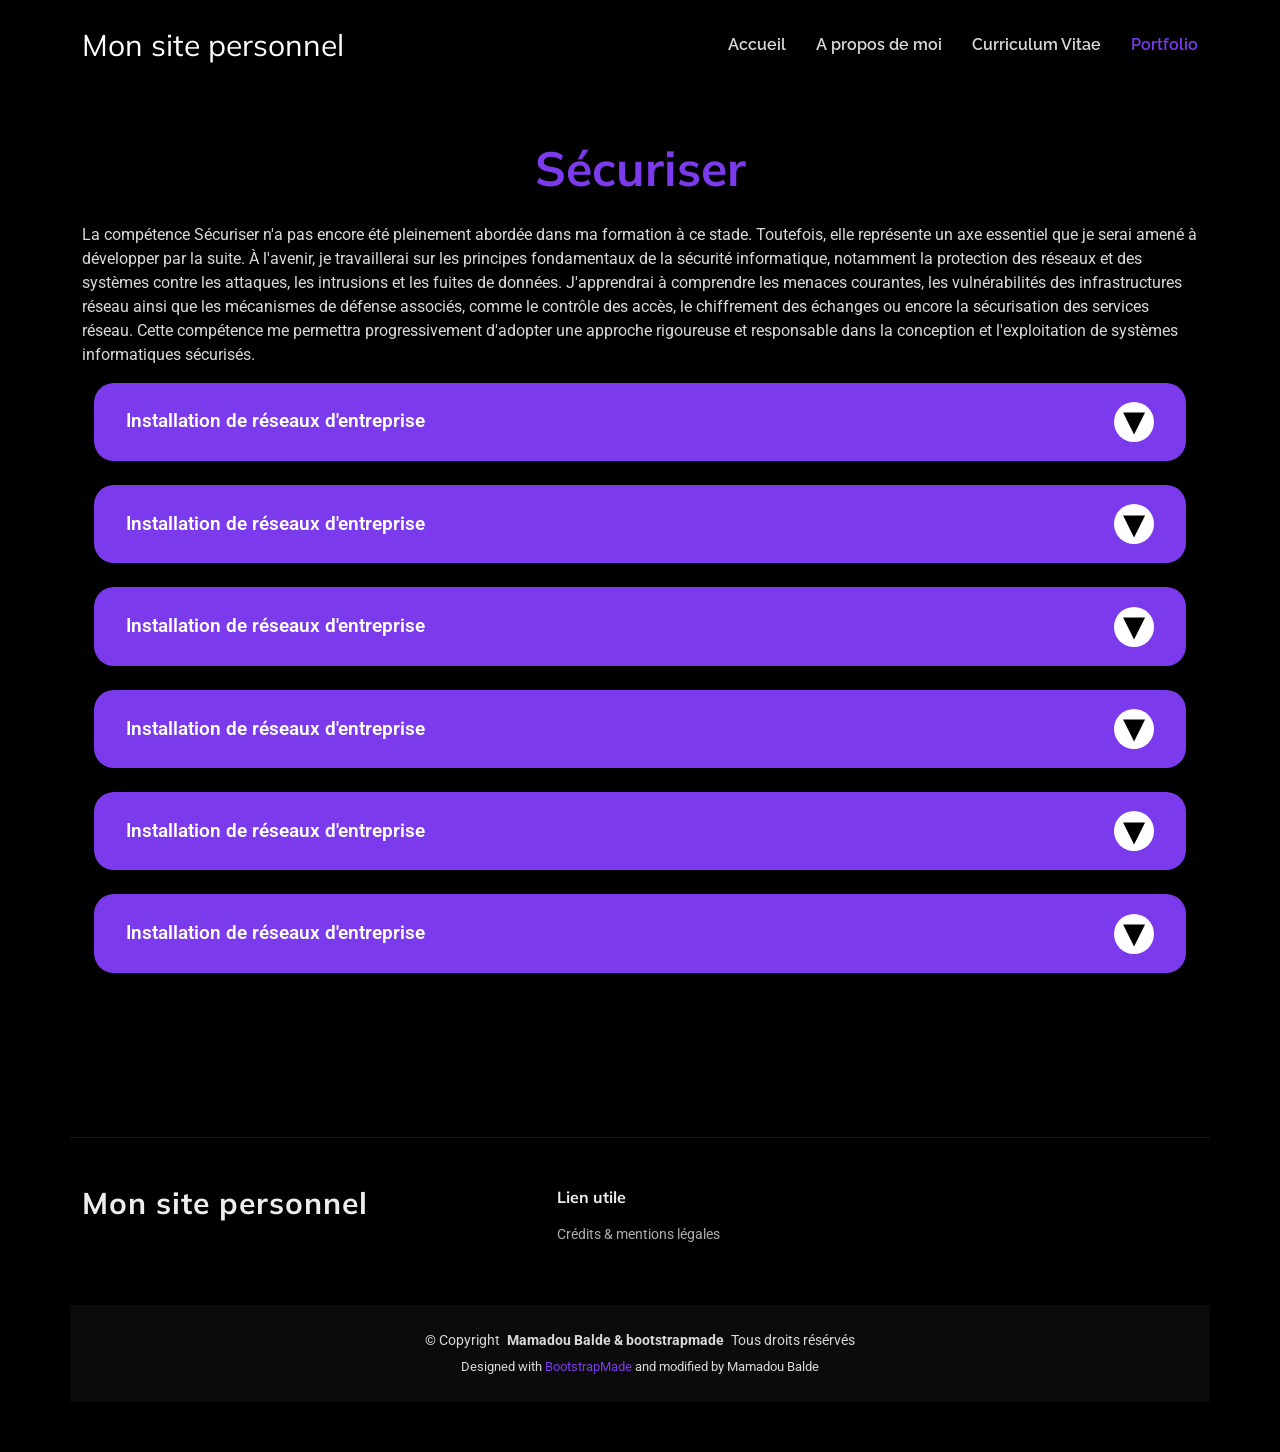
<file: Skills/secure.html>
<!DOCTYPE html>
<html lang="en">

<head>
  <meta charset="utf-8">
  <meta content="width=device-width, initial-scale=1.0" name="viewport">
  <title>Securiser</title>
  <meta name="description" content="">
  <meta name="keywords" content="">

  <!-- Favicons -->
  <link href="../assets/img/favicon.png" rel="icon">
  <link href="../assets/img/apple-touch-icon.png" rel="apple-touch-icon">

  <!-- Fonts -->
  <link href="https://fonts.googleapis.com" rel="preconnect">
  <link href="https://fonts.gstatic.com" rel="preconnect" crossorigin>
  <link href="https://fonts.googleapis.com/css2?family=Roboto:ital,wght@0,100;0,300;0,400;0,500;0,700;0,900;1,100;1,300;1,400;1,500;1,700;1,900&family=Raleway:ital,wght@0,100;0,200;0,300;0,400;0,500;0,600;0,700;0,800;0,900;1,100;1,200;1,300;1,400;1,500;1,600;1,700;1,800;1,900&family=Mulish:ital,wght@0,200;0,300;0,400;0,500;0,600;0,700;0,800;0,900;1,200;1,300;1,400;1,500;1,600;1,700;1,800;1,900&display=swap" rel="stylesheet">

  <!-- Vendor CSS Files -->
  <link href="../assets/vendor/bootstrap/css/bootstrap.min.css" rel="stylesheet">
  <link href="../assets/vendor/bootstrap-icons/bootstrap-icons.css" rel="stylesheet">
  <link href="../assets/vendor/aos/aos.css" rel="stylesheet">
  <link href="../assets/vendor/glightbox/css/glightbox.min.css" rel="stylesheet">
  <link href="../assets/vendor/swiper/swiper-bundle.min.css" rel="stylesheet">

  <!-- Main CSS File -->
  <link href="../assets/css/main.css" rel="stylesheet">

  <!-- =======================================================
  * Template Name: Craftivo
  * Template URL: https://bootstrapmade.com/craftivo-bootstrap-portfolio-template/
  * Updated: Oct 04 2025 with Bootstrap v5.3.8
  * Author: BootstrapMade.com
  * License: https://bootstrapmade.com/license/
  ======================================================== -->
</head>

<body class="index-page">

  <header id="header" class="header d-flex align-items-center fixed-top">
    <div class="container-fluid container-xl position-relative d-flex align-items-center">

      <a href="../index.html" class="logo d-flex align-items-center me-auto">
        <!-- Uncomment the line below if you also wish to use an image logo -->
        <!-- <img src="assets/img/logo.webp" alt=""> -->
        <h1 class="sitename">Mon site personnel</h1>
      </a>

      <nav id="navmenu" class="navmenu">
        <ul>
          <li><a href="../index.html#hero" class="active">Accueil</a></li>
          <li><a href="../index.html#about">A propos de moi</a></li>
          <li><a href="../index.html#resume">Curriculum Vitae</a></li>
          <li><a href="../index.html#portfolio">Portfolio</a></li>  
        </ul>
        <i class="mobile-nav-toggle d-xl-none bi bi-list"></i>
      </nav>
    </div>
  </header>

  <main class="main">
<section id="portfolio" class="portfolio section">
  <section id="secure" class="section" data-aos="fade-up">
    <div class="container">
      <h2 style="color: #7c3aed;">Sécuriser</h2>
      <p>
        La compétence Sécuriser n'a pas encore été pleinement abordée dans ma formation à ce stade. Toutefois, elle représente un axe essentiel que je serai amené à développer par la suite. À l'avenir, je travaillerai sur les principes fondamentaux de la sécurité informatique, notamment la protection des réseaux et des systèmes contre les attaques, les intrusions et les fuites de données. J'apprendrai à comprendre les menaces courantes, les vulnérabilités des infrastructures réseau ainsi que les mécanismes de défense associés, comme le contrôle des accès, le chiffrement des échanges ou encore la sécurisation des services réseau. Cette compétence me permettra progressivement d'adopter une approche rigoureuse et responsable dans la conception et l'exploitation de systèmes informatiques sécurisés.
      </p>
      <div class="container">
        <!-- Exemple 1 -->
        <div class="banner-example">
            <div class="banner" onclick="toggleDetails(this)">
                <div class="banner-text">Installation de réseaux d'entreprise</div>
                <button class="toggle-btn">▼</button>
            </div>
            <div class="details">
                <div class="details-content">
                    <div class="details-title">Détails du service</div>
                    <p class="details-text">Nous concevons et déployons des infrastructures réseau complètes adaptées à vos besoins professionnels.</p>
                    <p class="details-text"><strong>Inclus :</strong> Câblage structuré, configuration des switchs et routeurs, installation Wi-Fi professionnel, mise en place de VLANs.</p>
                    <p class="details-text"><strong>Délai :</strong> 5 à 10 jours ouvrés selon la taille du projet.</p>
                </div>
            </div>
        </div>
    </div>
    <div class="container">
      <!-- Exemple 1 -->
      <div class="banner-example">
          <div class="banner" onclick="toggleDetails(this)">
              <div class="banner-text">Installation de réseaux d'entreprise</div>
              <button class="toggle-btn">▼</button>
          </div>
          <div class="details">
              <div class="details-content">
                  <div class="details-title">Détails du service</div>
                  <p class="details-text">Nous concevons et déployons des infrastructures réseau complètes adaptées à vos besoins professionnels.</p>
                  <p class="details-text"><strong>Inclus :</strong> Câblage structuré, configuration des switchs et routeurs, installation Wi-Fi professionnel, mise en place de VLANs.</p>
                  <p class="details-text"><strong>Délai :</strong> 5 à 10 jours ouvrés selon la taille du projet.</p>
              </div>
          </div>
      </div>
  </div>
  <div class="container">
        <!-- Exemple 1 -->
        <div class="banner-example">
            <div class="banner" onclick="toggleDetails(this)">
                <div class="banner-text">Installation de réseaux d'entreprise</div>
                <button class="toggle-btn">▼</button>
            </div>
            <div class="details">
                <div class="details-content">
                    <div class="details-title">Détails du service</div>
                    <p class="details-text">Nous concevons et déployons des infrastructures réseau complètes adaptées à vos besoins professionnels.</p>
                    <p class="details-text"><strong>Inclus :</strong> Câblage structuré, configuration des switchs et routeurs, installation Wi-Fi professionnel, mise en place de VLANs.</p>
                    <p class="details-text"><strong>Délai :</strong> 5 à 10 jours ouvrés selon la taille du projet.</p>
                </div>
            </div>
        </div>
  </div>
  <div class="container">
    <!-- Exemple 1 -->
    <div class="banner-example">
        <div class="banner" onclick="toggleDetails(this)">
            <div class="banner-text">Installation de réseaux d'entreprise</div>
            <button class="toggle-btn">▼</button>
        </div>
        <div class="details">
            <div class="details-content">
                <div class="details-title">Détails du service</div>
                <p class="details-text">Nous concevons et déployons des infrastructures réseau complètes adaptées à vos besoins professionnels.</p>
                <p class="details-text"><strong>Inclus :</strong> Câblage structuré, configuration des switchs et routeurs, installation Wi-Fi professionnel, mise en place de VLANs.</p>
                <p class="details-text"><strong>Délai :</strong> 5 à 10 jours ouvrés selon la taille du projet.</p>
            </div>
        </div>
    </div>
</div>
<div class="container">
  <!-- Exemple 1 -->
  <div class="banner-example">
      <div class="banner" onclick="toggleDetails(this)">
          <div class="banner-text">Installation de réseaux d'entreprise</div>
          <button class="toggle-btn">▼</button>
      </div>
      <div class="details">
          <div class="details-content">
              <div class="details-title">Détails du service</div>
              <p class="details-text">Nous concevons et déployons des infrastructures réseau complètes adaptées à vos besoins professionnels.</p>
              <p class="details-text"><strong>Inclus :</strong> Câblage structuré, configuration des switchs et routeurs, installation Wi-Fi professionnel, mise en place de VLANs.</p>
              <p class="details-text"><strong>Délai :</strong> 5 à 10 jours ouvrés selon la taille du projet.</p>
          </div>
      </div>
  </div>
</div>
<div class="container">
  <!-- Exemple 1 -->
  <div class="banner-example">
      <div class="banner" onclick="toggleDetails(this)">
          <div class="banner-text">Installation de réseaux d'entreprise</div>
          <button class="toggle-btn">▼</button>
      </div>
      <div class="details">
          <div class="details-content">
              <div class="details-title">Détails du service</div>
              <p class="details-text">Nous concevons et déployons des infrastructures réseau complètes adaptées à vos besoins professionnels.</p>
              <p class="details-text"><strong>Inclus :</strong> Câblage structuré, configuration des switchs et routeurs, installation Wi-Fi professionnel, mise en place de VLANs.</p>
              <p class="details-text"><strong>Délai :</strong> 5 à 10 jours ouvrés selon la taille du projet.</p>
          </div>
      </div>
  </div>
</div>

    </div>
  </section>
</section>
  </main>


  <footer id="footer" class="footer">

    <div class="container footer-top">
      <div class="row gy-4">
        <div class="col-lg-5 col-md-12 footer-about">
          <a href="../index.html" class="logo d-flex align-items-center">
            <span class="sitename">Mon site personnel</span>
          </a>
        </div>

        <div class="col-lg-2 col-6 footer-links">
          <h4>Lien utile</h4>
          <ul>
            <li><a href="../Credits.html">Crédits & mentions légales</a></li>
          </ul>
        </div>


        </div>

      </div>
    </div>

    <div class="container copyright text-center mt-4">
      <p>© <span>Copyright</span> <strong class="px-1 sitename">Mamadou Balde & bootstrapmade</strong> <span>Tous droits résérvés </span></p>
      <div class="credits">
        <!-- All the links in the footer should remain intact. -->
        <!-- You can delete the links only if you've purchased the pro version. -->
        <!-- Licensing information: https://bootstrapmade.com/license/ -->
        <!-- Purchase the pro version with working PHP/AJAX contact form: [buy-url] -->
        Designed with <a href="https://bootstrapmade.com/">BootstrapMade </a> and modified by Mamadou Balde
      </div>
    </div>

  </footer>

  <!-- Scroll Top -->
  <a href="#" id="scroll-top" class="scroll-top d-flex align-items-center justify-content-center"><i class="bi bi-arrow-up-short"></i></a>

  <!-- Preloader -->
  <div id="preloader"></div>

  <!-- Vendor JS Files -->
  <script src="../assets/vendor/bootstrap/js/bootstrap.bundle.min.js"></script>
  <script src="../assets/vendor/php-email-form/validate.js"></script>
  <script src="../assets/vendor/aos/aos.js"></script>
  <script src="../assets/vendor/typed.js/typed.umd.js"></script>
  <script src="../assets/vendor/waypoints/noframework.waypoints.js"></script>
  <script src="../assets/vendor/glightbox/js/glightbox.min.js"></script>
  <script src="../assets/vendor/imagesloaded/imagesloaded.pkgd.min.js"></script>
  <script src="../assets/vendor/isotope-layout/isotope.pkgd.min.js"></script>
  <script src="../assets/vendor/swiper/swiper-bundle.min.js"></script>

  <!-- Main JS File -->
  <script src="../assets/js/main.js"></script>

</body>

</html>
</file>
<file: assets/css/main.css>
/**
* Template Name: Craftivo
* Template URL: https://bootstrapmade.com/craftivo-bootstrap-portfolio-template/
* Updated: Oct 04 2025 with Bootstrap v5.3.8
* Author: BootstrapMade.com
* License: https://bootstrapmade.com/license/
*/

@charset "UTF-8";

/*--------------------------------------------------------------
# Font & Color Variables
# Help: https://bootstrapmade.com/color-system/
--------------------------------------------------------------*/
/* Fonts */
:root {
  --default-font: "Roboto",  system-ui, -apple-system, "Segoe UI", Roboto, "Helvetica Neue", Arial, "Noto Sans", "Liberation Sans", sans-serif, "Apple Color Emoji", "Segoe UI Emoji", "Segoe UI Symbol", "Noto Color Emoji";
  --heading-font: "Mulish",  sans-serif;
  --nav-font: "Raleway",  sans-serif;
}

/* Global Colors - The following color variables are used throughout the website. Updating them here will change the color scheme of the entire website */
:root { 
  --background-color: #000000; /* Background color for the entire website, including individual sections */
  --default-color: #d9d9d9; /* Default color used for the majority of the text content across the entire website */
  --heading-color: #ededed; /* Color for headings, subheadings and title throughout the website */
  --accent-color: #7c3aed; /* Accent color that represents your brand on the website. It's used for buttons, links, and other elements that need to stand out */
  --surface-color:  #1f1f23; /* The surface color is used as a background of boxed elements within sections, such as cards, icon boxes, or other elements that require a visual separation from the global background. */
  --contrast-color: #ffffff; /* Contrast color for text, ensuring readability against backgrounds of accent, heading, or default colors. */
}

/* Nav Menu Colors - The following color variables are used specifically for the navigation menu. They are separate from the global colors to allow for more customization options */
:root {
  --nav-color: #d9d9d9;  /* The default color of the main navmenu links */
  --nav-hover-color: #7c3aed; /* Applied to main navmenu links when they are hovered over or active */
  --nav-mobile-background-color: #2e2e2e; /* Used as the background color for mobile navigation menu */
  --nav-dropdown-background-color: #2e2e2e; /* Used as the background color for dropdown items that appear when hovering over primary navigation items */
  --nav-dropdown-color: #d9d9d9; /* Used for navigation links of the dropdown items in the navigation menu. */
  --nav-dropdown-hover-color: #7c3aed; /* Similar to --nav-hover-color, this color is applied to dropdown navigation links when they are hovered over. */
}

/* Color Presets - These classes override global colors when applied to any section or element, providing reuse of the sam color scheme. */

.light-background {
  --background-color: rgba(41, 41, 41, 0.8);
  --surface-color: #484848;
}

.dark-background {
  --background-color: #060606;
  --default-color: #ffffff;
  --heading-color: #ffffff;
  --surface-color: #252525;
  --contrast-color: #ffffff;
}

/* Smooth scroll */
:root {
  scroll-behavior: smooth;
}

/*--------------------------------------------------------------
# General Styling & Shared Classes
--------------------------------------------------------------*/
body {
  color: var(--default-color);
  background-color: var(--background-color);
  font-family: var(--default-font);
}

a {
  color: var(--accent-color);
  text-decoration: none;
  transition: 0.3s;
}

a:hover {
  color: color-mix(in srgb, var(--accent-color), transparent 25%);
  text-decoration: none;
}

h1,
h2,
h3,
h4,
h5,
h6 {
  color: var(--heading-color);
  font-family: var(--heading-font);
}

/* PHP Email Form Messages
------------------------------*/
.php-email-form .error-message {
  display: none;
  background: #df1529;
  color: #ffffff;
  text-align: left;
  padding: 15px;
  margin-bottom: 24px;
  font-weight: 600;
}

.php-email-form .sent-message {
  display: none;
  color: #ffffff;
  background: #059652;
  text-align: center;
  padding: 15px;
  margin-bottom: 24px;
  font-weight: 600;
}

.php-email-form .loading {
  display: none;
  background: var(--surface-color);
  text-align: center;
  padding: 15px;
  margin-bottom: 24px;
}

.php-email-form .loading:before {
  content: "";
  display: inline-block;
  border-radius: 50%;
  width: 24px;
  height: 24px;
  margin: 0 10px -6px 0;
  border: 3px solid var(--accent-color);
  border-top-color: var(--surface-color);
  animation: php-email-form-loading 1s linear infinite;
}

@keyframes php-email-form-loading {
  0% {
    transform: rotate(0deg);
  }

  100% {
    transform: rotate(360deg);
  }
}

/*--------------------------------------------------------------
# Global Header
--------------------------------------------------------------*/
.header {
  --heading-color: #ffffff;
  color: var(--default-color);
  background-color: var(--background-color);
  padding: 15px 0;
  transition: all 0.5s;
  z-index: 997;
}

.header .logo {
  line-height: 1;
}

.header .logo img {
  max-height: 36px;
  margin-right: 8px;
}

.header .logo h1 {
  font-size: 30px;
  margin: 0;
  font-weight: 400;
  color: var(--heading-color);
}

.header .btn-getstarted,
.header .btn-getstarted:focus {
  color: var(--contrast-color);
  background: var(--accent-color);
  font-size: 14px;
  padding: 8px 25px;
  margin: 0 0 0 30px;
  border-radius: 50px;
  transition: 0.3s;
}

.header .btn-getstarted:hover,
.header .btn-getstarted:focus:hover {
  color: var(--contrast-color);
  background: color-mix(in srgb, var(--accent-color), transparent 15%);
}

@media (max-width: 1200px) {
  .header .logo {
    order: 1;
  }

  .header .btn-getstarted {
    order: 2;
    margin: 0 15px 0 0;
    padding: 6px 15px;
  }

  .header .navmenu {
    order: 3;
  }
}

.scrolled .header {
  box-shadow: 0px 0 18px rgba(0, 0, 0, 0.1);
}

/* Global Header on Scroll
------------------------------*/
.scrolled .header {
  --background-color: rgba(20, 20, 20, 0.8);
}

/* Index Page Header
------------------------------*/
.index-page .header {
  --background-color: rgba(255, 255, 255, 0);
}

/* Index Page Header on Scroll
------------------------------*/
.index-page.scrolled .header {
  --background-color: rgba(20, 20, 20, 0.8);
}

/*--------------------------------------------------------------
# Navigation Menu
--------------------------------------------------------------*/
/* Navmenu - Desktop */
@media (min-width: 1200px) {
  .navmenu {
    padding: 0;
  }

  .navmenu ul {
    margin: 0;
    padding: 0;
    display: flex;
    list-style: none;
    align-items: center;
  }

  .navmenu li {
    position: relative;
  }

  .navmenu a,
  .navmenu a:focus {
    color: var(--nav-color);
    padding: 18px 15px;
    font-size: 16px;
    font-family: var(--nav-font);
    font-weight: 600;
    display: flex;
    align-items: center;
    justify-content: space-between;
    white-space: nowrap;
    transition: 0.3s;
  }

  .navmenu a i,
  .navmenu a:focus i {
    font-size: 12px;
    line-height: 0;
    margin-left: 5px;
    transition: 0.3s;
  }

  .navmenu li:last-child a {
    padding-right: 0;
  }

  .navmenu li:hover>a,
  .navmenu .active,
  .navmenu .active:focus {
    color: var(--nav-hover-color);
  }

  .navmenu .dropdown ul {
    margin: 0;
    padding: 10px 0;
    background: var(--nav-dropdown-background-color);
    display: block;
    position: absolute;
    visibility: hidden;
    left: 14px;
    top: 130%;
    opacity: 0;
    transition: 0.3s;
    border-radius: 4px;
    z-index: 99;
    box-shadow: 0px 0px 30px rgba(0, 0, 0, 0.1);
  }

  .navmenu .dropdown ul li {
    min-width: 200px;
  }

  .navmenu .dropdown ul a {
    padding: 10px 20px;
    font-size: 15px;
    text-transform: none;
    color: var(--nav-dropdown-color);
  }

  .navmenu .dropdown ul a i {
    font-size: 12px;
  }

  .navmenu .dropdown ul a:hover,
  .navmenu .dropdown ul .active:hover,
  .navmenu .dropdown ul li:hover>a {
    color: var(--nav-dropdown-hover-color);
  }

  .navmenu .dropdown:hover>ul {
    opacity: 1;
    top: 100%;
    visibility: visible;
  }

  .navmenu .dropdown .dropdown ul {
    top: 0;
    left: -90%;
    visibility: hidden;
  }

  .navmenu .dropdown .dropdown:hover>ul {
    opacity: 1;
    top: 0;
    left: -100%;
    visibility: visible;
  }
}

/* Navmenu - Mobile */
@media (max-width: 1199px) {
  .mobile-nav-toggle {
    color: var(--nav-color);
    font-size: 28px;
    line-height: 0;
    margin-right: 10px;
    cursor: pointer;
    transition: color 0.3s;
  }

  .navmenu {
    padding: 0;
    z-index: 9997;
  }

  .navmenu ul {
    display: none;
    list-style: none;
    position: absolute;
    inset: 60px 20px 20px 20px;
    padding: 10px 0;
    margin: 0;
    border-radius: 6px;
    background-color: var(--nav-mobile-background-color);
    overflow-y: auto;
    transition: 0.3s;
    z-index: 9998;
    box-shadow: 0px 0px 30px rgba(0, 0, 0, 0.1);
  }

  .navmenu a,
  .navmenu a:focus {
    color: var(--nav-dropdown-color);
    padding: 10px 20px;
    font-family: var(--nav-font);
    font-size: 17px;
    font-weight: 500;
    display: flex;
    align-items: center;
    justify-content: space-between;
    white-space: nowrap;
    transition: 0.3s;
  }

  .navmenu a i,
  .navmenu a:focus i {
    font-size: 12px;
    line-height: 0;
    margin-left: 5px;
    width: 30px;
    height: 30px;
    display: flex;
    align-items: center;
    justify-content: center;
    border-radius: 50%;
    transition: 0.3s;
    background-color: color-mix(in srgb, var(--accent-color), transparent 90%);
  }

  .navmenu a i:hover,
  .navmenu a:focus i:hover {
    background-color: var(--accent-color);
    color: var(--contrast-color);
  }

  .navmenu a:hover,
  .navmenu .active,
  .navmenu .active:focus {
    color: var(--nav-dropdown-hover-color);
  }

  .navmenu .active i,
  .navmenu .active:focus i {
    background-color: var(--accent-color);
    color: var(--contrast-color);
    transform: rotate(180deg);
  }

  .navmenu .dropdown ul {
    position: static;
    display: none;
    z-index: 99;
    padding: 10px 0;
    margin: 10px 20px;
    background-color: var(--nav-dropdown-background-color);
    border: 1px solid color-mix(in srgb, var(--default-color), transparent 90%);
    box-shadow: none;
    transition: all 0.5s ease-in-out;
  }

  .navmenu .dropdown ul ul {
    background-color: rgba(33, 37, 41, 0.1);
  }

  .navmenu .dropdown>.dropdown-active {
    display: block;
    background-color: rgba(33, 37, 41, 0.03);
  }

  .mobile-nav-active {
    overflow: hidden;
  }

  .mobile-nav-active .mobile-nav-toggle {
    color: #fff;
    position: absolute;
    font-size: 32px;
    top: 15px;
    right: 15px;
    margin-right: 0;
    z-index: 9999;
  }

  .mobile-nav-active .navmenu {
    position: fixed;
    overflow: hidden;
    inset: 0;
    background: rgba(33, 37, 41, 0.8);
    transition: 0.3s;
  }

  .mobile-nav-active .navmenu>ul {
    display: block;
  }
}

/*--------------------------------------------------------------
# Global Footer
--------------------------------------------------------------*/
.footer {
  color: var(--default-color);
  background-color: var(--background-color);
  font-size: 14px;
  padding-bottom: 50px;
  position: relative;
}

.footer .footer-top {
  padding-top: 50px;
  border-top: 1px solid color-mix(in srgb, var(--default-color), transparent 90%);
}

.footer .footer-about .logo {
  line-height: 1;
  margin-bottom: 25px;
}

.footer .footer-about .logo img {
  max-height: 40px;
  margin-right: 6px;
}

.footer .footer-about .logo span {
  color: var(--heading-color);
  font-size: 30px;
  font-weight: 700;
  letter-spacing: 1px;
  font-family: var(--heading-font);
}

.footer .footer-about p {
  font-size: 14px;
  font-family: var(--heading-font);
}

.footer .social-links a {
  display: flex;
  align-items: center;
  justify-content: center;
  width: 40px;
  height: 40px;
  border-radius: 50%;
  border: 1px solid color-mix(in srgb, var(--default-color), transparent 50%);
  font-size: 16px;
  color: color-mix(in srgb, var(--default-color), transparent 50%);
  margin-right: 10px;
  transition: 0.3s;
}

.footer .social-links a:hover {
  color: var(--accent-color);
  border-color: var(--accent-color);
}

.footer h4 {
  font-size: 16px;
  font-weight: bold;
  position: relative;
  padding-bottom: 12px;
}

.footer .footer-links {
  margin-bottom: 30px;
}

.footer .footer-links ul {
  list-style: none;
  padding: 0;
  margin: 0;
}

.footer .footer-links ul i {
  padding-right: 2px;
  font-size: 12px;
  line-height: 0;
}

.footer .footer-links ul li {
  padding: 10px 0;
  display: flex;
  align-items: center;
}

.footer .footer-links ul li:first-child {
  padding-top: 0;
}

.footer .footer-links ul a {
  color: color-mix(in srgb, var(--default-color), transparent 20%);
  display: inline-block;
  line-height: 1;
}

.footer .footer-links ul a:hover {
  color: var(--accent-color);
}

.footer .footer-contact p {
  margin-bottom: 5px;
}

.footer .copyright {
  padding-top: 25px;
  padding-bottom: 25px;
  background-color: color-mix(in srgb, var(--default-color), transparent 95%);
}

.footer .copyright p {
  margin-bottom: 0;
}

.footer .credits {
  margin-top: 6px;
  font-size: 13px;
}

/*--------------------------------------------------------------
# Preloader
--------------------------------------------------------------*/
#preloader {
  position: fixed;
  inset: 0;
  z-index: 999999;
  overflow: hidden;
  background: var(--background-color);
  transition: all 0.6s ease-out;
}

#preloader:before {
  content: "";
  position: fixed;
  top: calc(50% - 30px);
  left: calc(50% - 30px);
  border: 6px solid #ffffff;
  border-color: var(--accent-color) transparent var(--accent-color) transparent;
  border-radius: 50%;
  width: 60px;
  height: 60px;
  animation: animate-preloader 1.5s linear infinite;
}

@keyframes animate-preloader {
  0% {
    transform: rotate(0deg);
  }

  100% {
    transform: rotate(360deg);
  }
}

/*--------------------------------------------------------------
# Scroll Top Button
--------------------------------------------------------------*/
.scroll-top {
  position: fixed;
  visibility: hidden;
  opacity: 0;
  right: 15px;
  bottom: 15px;
  z-index: 99999;
  background-color: var(--accent-color);
  width: 40px;
  height: 40px;
  border-radius: 4px;
  transition: all 0.4s;
}

.scroll-top i {
  font-size: 24px;
  color: var(--contrast-color);
  line-height: 0;
}

.scroll-top:hover {
  background-color: color-mix(in srgb, var(--accent-color), transparent 20%);
  color: var(--contrast-color);
}

.scroll-top.active {
  visibility: visible;
  opacity: 1;
}

/*--------------------------------------------------------------
# Disable aos animation delay on mobile devices
--------------------------------------------------------------*/
@media screen and (max-width: 768px) {
  [data-aos-delay] {
    transition-delay: 0 !important;
  }
}

/*--------------------------------------------------------------
# Global Page Titles & Breadcrumbs
--------------------------------------------------------------*/
.page-title {
  color: var(--default-color);
  background-color: var(--background-color);
  padding: 20px 0;
  position: relative;
}

.page-title h1 {
  font-size: 28px;
  font-weight: 700;
  margin: 0;
}

.page-title .breadcrumbs ol {
  display: flex;
  flex-wrap: wrap;
  list-style: none;
  padding: 0 0 10px 0;
  margin: 0;
  font-size: 14px;
  font-weight: 400;
}

.page-title .breadcrumbs ol li+li {
  padding-left: 10px;
}

.page-title .breadcrumbs ol li+li::before {
  content: "/";
  display: inline-block;
  padding-right: 10px;
  color: color-mix(in srgb, var(--default-color), transparent 70%);
}

/*--------------------------------------------------------------
# Global Sections
--------------------------------------------------------------*/
section,
.section {
  color: var(--default-color);
  background-color: var(--background-color);
  padding: 60px 0;
  scroll-margin-top: 90px;
  overflow: clip;
}

@media (max-width: 1199px) {

  section,
  .section {
    scroll-margin-top: 66px;
  }
}

/*--------------------------------------------------------------
# Global Section Titles
--------------------------------------------------------------*/
.section-title {
  text-align: center;
  padding-bottom: 60px;
  position: relative;
}

.section-title h2 {
  font-size: 3.5rem;
  font-weight: 300;
  line-height: 1.2;
  color: var(--heading-color);
  margin-bottom: 1.5rem;
  letter-spacing: -1px;
}

@media (max-width: 768px) {
  .section-title h2 {
    font-size: 2.5rem;
  }
}

.section-title .subtitle {
  display: inline-block;
  font-size: 0.875rem;
  font-weight: 400;
  color: var(--accent-color);
  text-transform: uppercase;
  letter-spacing: 2px;
  margin-bottom: 1.5rem;
  position: relative;
}

.section-title .subtitle::after {
  content: "";
  position: absolute;
  bottom: -8px;
  left: 50%;
  transform: translateX(-50%);
  width: 40px;
  height: 1px;
  background: var(--accent-color);
}

.section-title p {
  font-size: 1.125rem;
  line-height: 1.8;
  color: color-mix(in srgb, var(--default-color), transparent 25%);
  max-width: 900px;
  margin: 0 auto;
  text-wrap: balance;
}

/*--------------------------------------------------------------
# Hero Section
--------------------------------------------------------------*/
.hero {
  padding-top: 80px;
  min-height: 100vh;
  position: relative;
  display: flex;
  align-items: center;
  justify-content: center;
  overflow: hidden;
  padding-bottom: 80px;
}

#admin h2{
  margin: 0;
  font-size: 48px;
  font-weight: 700;
  text-align: center;
  padding: auto;
  margin-bottom: 25px;
}
#admin{
   padding-top: 80px;
  min-height: 100vh;
  position: relative;
  display: flex;
  align-items: center;
  justify-content: center;
  overflow: hidden;
  padding-bottom: 80px;
}

#connect h2{
  margin: 0;
  font-size: 48px;
  font-weight: 700;
  text-align: center;
  padding: auto;
  margin-bottom: 25px;
}
#connect{
  padding-top: 80px;
  min-height: 100vh;
  position: relative;
  display: flex;
  align-items: center;
  justify-content: center;
  overflow: hidden;
  padding-bottom: 80px;
}

#program h2{
  margin: 0;
  font-size: 48px;
  font-weight: 700;
  text-align: center;
  padding: auto;
  margin-bottom: 25px;
}
#program{
   padding-top: 80px;
  min-height: 100vh;
  position: relative;
  display: flex;
  align-items: center;
  justify-content: center;
  overflow: hidden;
  padding-bottom: 80px;
}

#secure h2{
  margin: 0;
  font-size: 48px;
  font-weight: 700;
  text-align: center;
  padding: auto;
  margin-bottom: 25px;
}
#secure{
   padding-top: 80px;
  min-height: 100vh;
  position: relative;
  display: flex;
  align-items: center;
  justify-content: center;
  overflow: hidden;
  padding-bottom: 80px;
}

#monitor h2{
  margin: 0;
  font-size: 48px;
  font-weight: 700;
  text-align: center;
  padding: auto;
  margin-bottom: 25px;
}
#monitor{
   padding-top: 80px;
  min-height: 100vh;
  position: relative;
  display: flex;
  align-items: center;
  justify-content: center;
  overflow: hidden;
  padding-bottom: 80px;
}


.hero img {
  position: absolute;
  inset: 0;
  display: block;
  width: 100%;
  height: 100%;
  object-fit: cover;
  z-index: 1;
}

.hero:before {
  content: "";
  background: color-mix(in srgb, var(--background-color), transparent 30%);
  position: absolute;
  inset: 0;
  z-index: 2;
  border-radius: 0;
}

.hero .container {
  position: relative;
  z-index: 3;
}

.hero h2 {
  margin: 0;
  font-size: 48px;
  font-weight: 700;
}

.hero p {
  margin: 10px 0 0 0;
  font-size: 24px;
  color: color-mix(in srgb, var(--default-color), transparent 20%);
}

.hero p span {
  color: var(--accent-color);
  letter-spacing: 1px;
  border-bottom: 2px solid var(--accent-color);
}

.hero .social-links {
  margin-top: 30px;
  display: flex;
  justify-content: center;
  gap: 15px;
}

.hero .social-links a {
  display: flex;
  align-items: center;
  justify-content: center;
  width: 50px;
  height: 50px;
  border-radius: 50%;
  background: color-mix(in srgb, var(--default-color), transparent 92%);
  color: var(--default-color);
  font-size: 20px;
  transition: 0.3s;
}

.hero .social-links a:hover {
  background: var(--accent-color);
  color: var(--contrast-color);
  transform: translateY(-3px);
}

@media (max-width: 768px) {
  .hero h2 {
    font-size: 32px;
  }

  .hero p {
    font-size: 20px;
  }
}

/*--------------------------------------------------------------
# About Section
--------------------------------------------------------------*/
.about {
  overflow: hidden;
  position: relative;
}

.about::before {
  content: "";
  position: absolute;
  top: -50%;
  right: -20%;
  width: 800px;
  height: 800px;
  background: radial-gradient(circle, color-mix(in srgb, var(--accent-color), transparent 85%) 0%, transparent 70%);
  border-radius: 50%;
  z-index: 0;
  pointer-events: none;
}

.about .container {
  position: relative;
  z-index: 1;
}

.about .profile-card {
  background: var(--surface-color);
  border-radius: 24px;
  padding: 40px;
  box-shadow: 0 8px 30px rgba(0, 0, 0, 0.08);
  position: sticky;
  top: 100px;
}

.about .profile-card .profile-header {
  text-align: center;
  padding-bottom: 30px;
  border-bottom: 1px solid color-mix(in srgb, var(--default-color), transparent 90%);
}

.about .profile-card .profile-header .profile-avatar {
  width: 140px;
  height: 140px;
  margin: 0 auto 24px;
  position: relative;
  border-radius: 50%;
  padding: 6px;
  background: linear-gradient(135deg, var(--accent-color), color-mix(in srgb, var(--accent-color), #ff6b9d 50%));
}

.about .profile-card .profile-header .profile-avatar img {
  width: 100%;
  height: 100%;
  object-fit: cover;
  border-radius: 50%;
  border: 4px solid var(--surface-color);
}

.about .profile-card .profile-header .profile-avatar .status-indicator {
  position: absolute;
  bottom: 8px;
  right: 8px;
  width: 24px;
  height: 24px;
  background: #10b981;
  border: 4px solid var(--surface-color);
  border-radius: 50%;
  animation: pulse 2s infinite;
}

.about .profile-card .profile-header h3 {
  font-size: 24px;
  font-weight: 700;
  margin-bottom: 8px;
  color: var(--heading-color);
}

.about .profile-card .profile-header .role {
  display: inline-block;
  font-size: 15px;
  color: var(--accent-color);
  font-weight: 500;
  margin-bottom: 16px;
}

.about .profile-card .profile-header .rating {
  display: flex;
  align-items: center;
  justify-content: center;
  gap: 4px;
  margin-top: 12px;
}

.about .profile-card .profile-header .rating i {
  color: #fbbf24;
  font-size: 16px;
}

.about .profile-card .profile-header .rating span {
  margin-left: 8px;
  font-weight: 600;
  color: var(--default-color);
  font-size: 15px;
}

.about .profile-card .profile-stats {
  display: grid;
  grid-template-columns: repeat(3, 1fr);
  gap: 20px;
  padding: 30px 0;
  border-bottom: 1px solid color-mix(in srgb, var(--default-color), transparent 90%);
}

.about .profile-card .profile-stats .stat-item {
  text-align: center;
}

.about .profile-card .profile-stats .stat-item h4 {
  font-size: 28px;
  font-weight: 700;
  color: var(--accent-color);
  margin-bottom: 6px;
}

.about .profile-card .profile-stats .stat-item p {
  font-size: 13px;
  color: color-mix(in srgb, var(--default-color), transparent 30%);
  text-transform: uppercase;
  letter-spacing: 0.5px;
  margin: 0;
}

.about .profile-card .profile-actions {
  display: flex;
  flex-direction: column;
  gap: 12px;
  padding: 30px 0;
  border-bottom: 1px solid color-mix(in srgb, var(--default-color), transparent 90%);
}

.about .profile-card .profile-actions a {
  display: flex;
  align-items: center;
  justify-content: center;
  gap: 10px;
  padding: 14px 24px;
  border-radius: 12px;
  font-weight: 600;
  font-size: 15px;
  text-decoration: none;
  transition: all 0.3s ease;
}

.about .profile-card .profile-actions a.btn-primary {
  background: var(--accent-color);
  color: var(--contrast-color);
}

.about .profile-card .profile-actions a.btn-primary:hover {
  background: color-mix(in srgb, var(--accent-color), #000 15%);
  transform: translateY(-2px);
  box-shadow: 0 6px 20px rgba(0, 0, 0, 0.15);
}

.about .profile-card .profile-actions a.btn-secondary {
  background: color-mix(in srgb, var(--accent-color), transparent 90%);
  color: var(--accent-color);
}

.about .profile-card .profile-actions a.btn-secondary:hover {
  background: color-mix(in srgb, var(--accent-color), transparent 85%);
}

.about .profile-card .profile-actions a i {
  font-size: 18px;
}

.about .profile-card .social-connect {
  display: flex;
  justify-content: center;
  gap: 12px;
  padding-top: 30px;
}

.about .profile-card .social-connect a {
  width: 44px;
  height: 44px;
  display: flex;
  align-items: center;
  justify-content: center;
  background: color-mix(in srgb, var(--default-color), transparent 94%);
  border-radius: 12px;
  color: var(--default-color);
  font-size: 18px;
  transition: all 0.3s ease;
}

.about .profile-card .social-connect a:hover {
  background: var(--accent-color);
  color: var(--contrast-color);
  transform: translateY(-3px);
}

.about .content-wrapper .bio-section {
  margin-bottom: 50px;
}

.about .content-wrapper .bio-section .section-tag {
  display: inline-block;
  padding: 6px 16px;
  background: color-mix(in srgb, var(--accent-color), transparent 90%);
  color: var(--accent-color);
  border-radius: 20px;
  font-size: 13px;
  font-weight: 600;
  text-transform: uppercase;
  letter-spacing: 0.5px;
  margin-bottom: 16px;
}

.about .content-wrapper .bio-section h2 {
  font-size: 36px;
  font-weight: 700;
  color: var(--heading-color);
  margin-bottom: 24px;
  line-height: 1.2;
}

.about .content-wrapper .bio-section p {
  font-size: 16px;
  line-height: 1.8;
  color: var(--default-color);
  margin-bottom: 16px;
}

.about .content-wrapper .bio-section p:last-child {
  margin-bottom: 0;
}

.about .content-wrapper .details-grid {
  display: grid;
  grid-template-columns: repeat(2, 1fr);
  gap: 24px;
  margin-bottom: 50px;
}

.about .content-wrapper .details-grid .detail-item {
  display: flex;
  align-items: center;
  gap: 16px;
  padding: 24px;
  background: var(--surface-color);
  border-radius: 16px;
  border: 1px solid color-mix(in srgb, var(--default-color), transparent 92%);
  transition: all 0.3s ease;
}

.about .content-wrapper .details-grid .detail-item:hover {
  border-color: var(--accent-color);
  transform: translateY(-3px);
  box-shadow: 0 8px 24px rgba(0, 0, 0, 0.08);
}

.about .content-wrapper .details-grid .detail-item i {
  font-size: 28px;
  color: var(--accent-color);
  flex-shrink: 0;
}

.about .content-wrapper .details-grid .detail-item .detail-content span {
  display: block;
  font-size: 13px;
  color: color-mix(in srgb, var(--default-color), transparent 40%);
  text-transform: uppercase;
  letter-spacing: 0.5px;
  margin-bottom: 4px;
}

.about .content-wrapper .details-grid .detail-item .detail-content strong {
  display: block;
  font-size: 16px;
  color: var(--heading-color);
  font-weight: 600;
}

.about .content-wrapper .skills-showcase .section-tag {
  display: inline-block;
  padding: 6px 16px;
  background: color-mix(in srgb, var(--accent-color), transparent 90%);
  color: var(--accent-color);
  border-radius: 20px;
  font-size: 13px;
  font-weight: 600;
  text-transform: uppercase;
  letter-spacing: 0.5px;
  margin-bottom: 16px;
}

.about .content-wrapper .skills-showcase h3 {
  font-size: 28px;
  font-weight: 700;
  color: var(--heading-color);
  margin-bottom: 32px;
}

.about .content-wrapper .skills-showcase .skills-list .skill-item {
  margin-bottom: 28px;
}

.about .content-wrapper .skills-showcase .skills-list .skill-item .skill-info {
  display: flex;
  justify-content: space-between;
  align-items: center;
  margin-bottom: 10px;
}

.about .content-wrapper .skills-showcase .skills-list .skill-item .skill-info .skill-name {
  font-size: 15px;
  font-weight: 600;
  color: var(--heading-color);
}

.about .content-wrapper .skills-showcase .skills-list .skill-item .skill-info .skill-percent {
  font-size: 15px;
  font-weight: 700;
  color: var(--accent-color);
}

.about .content-wrapper .skills-showcase .skills-list .skill-item .progress {
  height: 10px;
  border-radius: 10px;
  background: color-mix(in srgb, var(--default-color), transparent 94%);
  overflow: hidden;
}

.about .content-wrapper .skills-showcase .skills-list .skill-item .progress .progress-bar {
  width: 0;
  height: 100%;
  background: linear-gradient(90deg, var(--accent-color), color-mix(in srgb, var(--accent-color), #ff6b9d 50%));
  border-radius: 10px;
  transition: width 1.5s cubic-bezier(0.65, 0, 0.35, 1);
  position: relative;
}

.about .content-wrapper .skills-showcase .skills-list .skill-item .progress .progress-bar::after {
  content: "";
  position: absolute;
  top: 0;
  left: 0;
  right: 0;
  bottom: 0;
  background: linear-gradient(90deg, transparent, rgba(255, 255, 255, 0.4), transparent);
  animation: shimmer 2s infinite;
}

@keyframes pulse {

  0%,
  100% {
    opacity: 1;
  }

  50% {
    opacity: 0.6;
  }
}

@keyframes shimmer {
  0% {
    transform: translateX(-100%);
  }

  100% {
    transform: translateX(100%);
  }
}

@media (max-width: 992px) {
  .about .profile-card {
    position: static;
    margin-bottom: 40px;
  }

  .about .content-wrapper .bio-section h2 {
    font-size: 30px;
  }

  .about .content-wrapper .details-grid {
    grid-template-columns: 1fr;
  }

  .about .content-wrapper .skills-showcase h3 {
    font-size: 24px;
  }
}

@media (max-width: 576px) {
  .about .profile-card {
    padding: 30px 20px;
  }

  .about .profile-card .profile-header .profile-avatar {
    width: 120px;
    height: 120px;
  }

  .about .profile-card .profile-stats {
    grid-template-columns: repeat(3, 1fr);
    gap: 16px;
  }

  .about .profile-card .profile-stats .stat-item h4 {
    font-size: 24px;
  }

  .about .content-wrapper .bio-section h2 {
    font-size: 26px;
  }

  .about .content-wrapper .details-grid .detail-item {
    padding: 18px;
  }

  .about .content-wrapper .details-grid .detail-item i {
    font-size: 24px;
  }
}

/*--------------------------------------------------------------
# Resume Section
--------------------------------------------------------------*/
.resume .section-header {
  margin-bottom: 2.5rem;
}

.resume .section-header .header-content .section-badge {
  display: inline-block;
  background: linear-gradient(135deg, var(--accent-color), color-mix(in srgb, var(--accent-color), #6c5ce7 20%));
  color: var(--contrast-color);
  padding: 0.5rem 1.2rem;
  border-radius: 25px;
  font-size: 0.85rem;
  font-weight: 600;
  text-transform: uppercase;
  letter-spacing: 0.1em;
  margin-bottom: 1rem;
}

.resume .section-header .header-content h2 {
  font-size: 2.2rem;
  font-weight: 700;
  color: var(--heading-color);
  margin-bottom: 1rem;
  line-height: 1.2;
  letter-spacing: -0.02em;
}

.resume .section-header .header-content p {
  font-size: 1rem;
  line-height: 1.7;
  color: color-mix(in srgb, var(--default-color), transparent 35%);
  margin: 0;
}

.resume .experience-section .experience-cards {
  display: flex;
  flex-direction: column;
  gap: 1.5rem;
}

.resume .experience-section .experience-cards .exp-card {
  background: var(--surface-color);
  border-radius: 16px;
  padding: 2rem;
  border: 2px solid color-mix(in srgb, var(--default-color), transparent 95%);
  transition: all 0.3s ease;
  position: relative;
  overflow: hidden;
}

.resume .experience-section .experience-cards .exp-card::before {
  content: "";
  position: absolute;
  top: 0;
  left: 0;
  right: 0;
  height: 4px;
  background: linear-gradient(90deg, transparent, var(--accent-color), transparent);
  transform: translateX(-100%);
  transition: transform 0.3s ease;
}

.resume .experience-section .experience-cards .exp-card:hover {
  transform: translateY(-5px);
  border-color: color-mix(in srgb, var(--accent-color), transparent 80%);
  box-shadow: 0 15px 45px color-mix(in srgb, var(--default-color), transparent 85%);
}

.resume .experience-section .experience-cards .exp-card:hover::before {
  transform: translateX(0);
}

.resume .experience-section .experience-cards .exp-card.featured {
  border-color: color-mix(in srgb, var(--accent-color), transparent 70%);
  background: linear-gradient(135deg, var(--surface-color), color-mix(in srgb, var(--accent-color), transparent 95%));
}

.resume .experience-section .experience-cards .exp-card.featured::before {
  background: linear-gradient(90deg, var(--accent-color), color-mix(in srgb, var(--accent-color), #6c5ce7 20%), var(--accent-color));
}

.resume .experience-section .experience-cards .exp-card .card-header {
  display: flex;
  justify-content: space-between;
  align-items: center;
  margin-bottom: 1.5rem;
}

.resume .experience-section .experience-cards .exp-card .card-header .company-logo {
  width: 50px;
  height: 50px;
  background: linear-gradient(135deg, var(--accent-color), color-mix(in srgb, var(--accent-color), #6c5ce7 20%));
  border-radius: 12px;
  display: flex;
  align-items: center;
  justify-content: center;
}

.resume .experience-section .experience-cards .exp-card .card-header .company-logo i {
  font-size: 1.3rem;
  color: var(--contrast-color);
}

.resume .experience-section .experience-cards .exp-card .card-header .period-badge {
  background: color-mix(in srgb, var(--accent-color), transparent 85%);
  color: var(--accent-color);
  padding: 0.4rem 1rem;
  border-radius: 20px;
  font-size: 0.8rem;
  font-weight: 600;
  text-transform: uppercase;
  letter-spacing: 0.05em;
}

.resume .experience-section .experience-cards .exp-card .card-body h3 {
  font-size: 1.4rem;
  font-weight: 600;
  color: var(--heading-color);
  margin-bottom: 0.5rem;
  letter-spacing: -0.01em;
}

.resume .experience-section .experience-cards .exp-card .card-body .company-name {
  font-size: 1rem;
  color: color-mix(in srgb, var(--default-color), transparent 25%);
  font-weight: 500;
  margin-bottom: 0.3rem;
}

.resume .experience-section .experience-cards .exp-card .card-body .duration {
  display: inline-block;
  font-size: 0.9rem;
  color: var(--accent-color);
  font-weight: 600;
  background: color-mix(in srgb, var(--accent-color), transparent 90%);
  padding: 0.2rem 0.8rem;
  border-radius: 12px;
  margin-bottom: 1rem;
}

.resume .experience-section .experience-cards .exp-card .card-body .description {
  font-size: 0.95rem;
  line-height: 1.6;
  color: color-mix(in srgb, var(--default-color), transparent 35%);
  margin-bottom: 1.5rem;
}

.resume .experience-section .experience-cards .exp-card .card-body .skills-tags {
  display: flex;
  flex-wrap: wrap;
  gap: 0.5rem;
}

.resume .experience-section .experience-cards .exp-card .card-body .skills-tags .skill-tag {
  background: color-mix(in srgb, var(--accent-color), transparent 92%);
  color: var(--accent-color);
  padding: 0.3rem 0.8rem;
  border-radius: 15px;
  font-size: 0.8rem;
  font-weight: 500;
  border: 1px solid color-mix(in srgb, var(--accent-color), transparent 85%);
}

.resume .education-section .education-timeline .timeline-track {
  position: relative;
  padding-left: 2.5rem;
}

.resume .education-section .education-timeline .timeline-track::before {
  content: "";
  position: absolute;
  left: 10px;
  top: 0;
  bottom: 0;
  width: 2px;
  background: linear-gradient(180deg, var(--accent-color), color-mix(in srgb, var(--accent-color), transparent 50%));
}

.resume .education-section .education-timeline .timeline-track .timeline-item {
  position: relative;
  margin-bottom: 3rem;
}

.resume .education-section .education-timeline .timeline-track .timeline-item:last-child {
  margin-bottom: 0;
}

.resume .education-section .education-timeline .timeline-track .timeline-item .timeline-marker {
  position: absolute;
  left: -3.5rem;
  top: 0;
  width: 50px;
  height: 50px;
  background: linear-gradient(135deg, var(--accent-color), color-mix(in srgb, var(--accent-color), #6c5ce7 20%));
  border-radius: 50%;
  display: flex;
  align-items: center;
  justify-content: center;
  border: 4px solid var(--background-color);
  box-shadow: 0 0 0 3px color-mix(in srgb, var(--accent-color), transparent 80%);
}

.resume .education-section .education-timeline .timeline-track .timeline-item .timeline-marker i {
  font-size: 1.2rem;
  color: var(--contrast-color);
}

.resume .education-section .education-timeline .timeline-track .timeline-item .timeline-content {
  background: var(--surface-color);
  padding: 1.8rem;
  border-radius: 12px;
  border: 1px solid color-mix(in srgb, var(--default-color), transparent 95%);
  transition: all 0.3s ease;
}

.resume .education-section .education-timeline .timeline-track .timeline-item .timeline-content:hover {
  transform: translateX(5px);
  border-color: color-mix(in srgb, var(--accent-color), transparent 80%);
  box-shadow: 0 10px 30px color-mix(in srgb, var(--default-color), transparent 90%);
}

.resume .education-section .education-timeline .timeline-track .timeline-item .timeline-content .education-meta {
  display: flex;
  justify-content: space-between;
  align-items: center;
  margin-bottom: 1rem;
}

.resume .education-section .education-timeline .timeline-track .timeline-item .timeline-content .education-meta .year-range {
  font-size: 0.9rem;
  color: var(--accent-color);
  font-weight: 600;
  background: color-mix(in srgb, var(--accent-color), transparent 90%);
  padding: 0.3rem 0.8rem;
  border-radius: 15px;
}

.resume .education-section .education-timeline .timeline-track .timeline-item .timeline-content .education-meta .degree-level {
  font-size: 0.8rem;
  color: color-mix(in srgb, var(--default-color), transparent 40%);
  text-transform: uppercase;
  font-weight: 600;
  letter-spacing: 0.1em;
}

.resume .education-section .education-timeline .timeline-track .timeline-item .timeline-content h4 {
  font-size: 1.3rem;
  font-weight: 600;
  color: var(--heading-color);
  margin-bottom: 0.5rem;
  letter-spacing: -0.01em;
}

.resume .education-section .education-timeline .timeline-track .timeline-item .timeline-content .institution {
  font-size: 1rem;
  color: color-mix(in srgb, var(--default-color), transparent 25%);
  font-weight: 500;
  margin-bottom: 1rem;
}

.resume .education-section .education-timeline .timeline-track .timeline-item .timeline-content .description {
  font-size: 0.95rem;
  line-height: 1.6;
  color: color-mix(in srgb, var(--default-color), transparent 35%);
  margin-bottom: 1.2rem;
}

.resume .education-section .education-timeline .timeline-track .timeline-item .timeline-content .achievement {
  display: flex;
  align-items: center;
  gap: 0.5rem;
  background: color-mix(in srgb, var(--accent-color), transparent 92%);
  padding: 0.6rem 1rem;
  border-radius: 8px;
  border-left: 3px solid var(--accent-color);
}

.resume .education-section .education-timeline .timeline-track .timeline-item .timeline-content .achievement i {
  color: var(--accent-color);
  font-size: 1rem;
}

.resume .education-section .education-timeline .timeline-track .timeline-item .timeline-content .achievement span {
  font-size: 0.9rem;
  font-weight: 600;
  color: var(--accent-color);
}

.resume .education-section .education-timeline .timeline-track .timeline-item .timeline-content .certifications-list .cert-item {
  display: flex;
  justify-content: space-between;
  align-items: center;
  padding: 0.8rem 0;
  border-bottom: 1px solid color-mix(in srgb, var(--default-color), transparent 95%);
}

.resume .education-section .education-timeline .timeline-track .timeline-item .timeline-content .certifications-list .cert-item:last-child {
  border-bottom: none;
}

.resume .education-section .education-timeline .timeline-track .timeline-item .timeline-content .certifications-list .cert-item .cert-name {
  font-size: 0.9rem;
  color: var(--heading-color);
  font-weight: 500;
}

.resume .education-section .education-timeline .timeline-track .timeline-item .timeline-content .certifications-list .cert-item .cert-year {
  font-size: 0.8rem;
  color: var(--accent-color);
  font-weight: 600;
  background: color-mix(in srgb, var(--accent-color), transparent 90%);
  padding: 0.2rem 0.6rem;
  border-radius: 10px;
}

@media (max-width: 992px) {
  .resume .section-header {
    margin-bottom: 2rem;
  }

  .resume .section-header .header-content h2 {
    font-size: 2rem;
  }

  .resume .experience-section {
    margin-bottom: 3rem;
  }

  .resume .education-timeline .timeline-track .timeline-item .timeline-marker {
    width: 45px;
    height: 45px;
  }
}

@media (max-width: 768px) {
  .resume .section-header .header-content {
    text-align: center;
  }

  .resume .section-header .header-content h2 {
    font-size: 1.8rem;
  }

  .resume .experience-section .experience-cards .exp-card {
    padding: 1.5rem;
  }

  .resume .experience-section .experience-cards .exp-card .card-header .company-logo {
    width: 45px;
    height: 45px;
  }

  .resume .experience-section .experience-cards .exp-card .card-header .company-logo i {
    font-size: 1.2rem;
  }

  .resume .education-section .education-timeline .timeline-track {
    padding-left: 2rem;
  }

  .resume .education-section .education-timeline .timeline-track::before {
    left: 20px;
  }

  .resume .education-section .education-timeline .timeline-track .timeline-item .timeline-marker {
    left: -2.3rem;
    width: 40px;
    height: 40px;
  }

  .resume .education-section .education-timeline .timeline-track .timeline-item .timeline-marker i {
    font-size: 1rem;
  }

  .resume .education-section .education-timeline .timeline-track .timeline-item .timeline-content {
    padding: 1.5rem;
  }
}

@media (max-width: 576px) {
  .resume .section-header .header-content .section-badge {
    font-size: 0.8rem;
    padding: 0.4rem 1rem;
  }

  .resume .section-header .header-content h2 {
    font-size: 1.6rem;
  }

  .resume .experience-section .experience-cards .exp-card {
    padding: 1.2rem;
  }

  .resume .experience-section .experience-cards .exp-card .card-header {
    flex-direction: column;
    gap: 1rem;
    text-align: center;
  }

  .resume .education-section .education-timeline .timeline-track .timeline-item .timeline-content {
    padding: 1.2rem;
  }

  .resume .education-section .education-timeline .timeline-track .timeline-item .timeline-content .education-meta {
    flex-direction: column;
    gap: 0.5rem;
    align-items: flex-start;
  }

  .resume .education-section .education-timeline .timeline-track .timeline-item .timeline-content .certifications-list .cert-item {
    flex-direction: column;
    align-items: flex-start;
    gap: 0.3rem;
  }
}

/*--------------------------------------------------------------
# Services Section
--------------------------------------------------------------*/
.services .service-item {
  background: var(--surface-color);
  border: 2px solid color-mix(in srgb, var(--default-color), transparent 90%);
  border-radius: 16px;
  padding: 35px 25px;
  text-align: center;
  height: 100%;
  transition: all 0.3s ease;
  position: relative;
  overflow: hidden;
}

.services .service-item::before {
  content: "";
  position: absolute;
  top: 0;
  left: 0;
  width: 100%;
  height: 4px;
  background: linear-gradient(90deg, var(--accent-color), color-mix(in srgb, var(--accent-color), transparent 50%));
  transform: scaleX(0);
  transform-origin: left;
  transition: transform 0.3s ease;
}

.services .service-item:hover {
  border-color: var(--accent-color);
  transform: translateY(-5px);
  box-shadow: 0 15px 35px rgba(0, 0, 0, 0.1);
}

.services .service-item:hover::before {
  transform: scaleX(1);
}

.services .service-item:hover .icon-wrapper {
  background: var(--accent-color);
  color: var(--contrast-color);
  transform: rotate(5deg) scale(1.05);
}

.services .service-item:hover .read-more {
  color: var(--accent-color);
}

.services .service-item:hover .read-more i {
  transform: translateX(5px);
}

.services .service-item.featured {
  border-color: var(--accent-color);
  box-shadow: 0 10px 30px rgba(54, 144, 231, 0.15);
}

.services .service-item.featured::before {
  transform: scaleX(1);
}

.services .featured-tag {
  position: absolute;
  top: 15px;
  right: -30px;
  background: var(--accent-color);
  color: var(--contrast-color);
  padding: 5px 35px;
  font-size: 11px;
  font-weight: 700;
  text-transform: uppercase;
  letter-spacing: 1px;
  transform: rotate(45deg);
  box-shadow: 0 3px 10px rgba(54, 144, 231, 0.3);
}

.services .icon-wrapper {
  width: 70px;
  height: 70px;
  margin: 0 auto 20px;
  background: color-mix(in srgb, var(--accent-color), transparent 90%);
  color: var(--accent-color);
  border-radius: 12px;
  display: flex;
  align-items: center;
  justify-content: center;
  transition: all 0.3s ease;
}

.services .icon-wrapper i {
  font-size: 32px;
}

.services h4 {
  font-size: 20px;
  font-weight: 700;
  margin-bottom: 12px;
  color: var(--heading-color);
}

.services p {
  font-size: 14px;
  line-height: 1.6;
  color: color-mix(in srgb, var(--default-color), transparent 25%);
  margin-bottom: 20px;
}

.services .read-more {
  display: inline-flex;
  align-items: center;
  gap: 6px;
  color: var(--heading-color);
  font-weight: 600;
  font-size: 14px;
  text-decoration: none;
  transition: all 0.3s ease;
}

.services .read-more i {
  font-size: 14px;
  transition: transform 0.3s ease;
}

.services .cta-box {
  background: linear-gradient(135deg, var(--accent-color), color-mix(in srgb, var(--accent-color), #667eea 40%));
  border-radius: 20px;
  padding: 45px 50px;
  color: var(--contrast-color);
  position: relative;
  overflow: hidden;
}

.services .cta-box::before {
  content: "";
  position: absolute;
  top: -50%;
  right: -20%;
  width: 400px;
  height: 400px;
  background: color-mix(in srgb, var(--contrast-color), transparent 90%);
  border-radius: 50%;
  z-index: 0;
}

.services .cta-box .row {
  position: relative;
  z-index: 1;
}

.services .cta-box h3 {
  font-size: 26px;
  font-weight: 700;
  margin-bottom: 10px;
  color: var(--contrast-color);
}

.services .cta-box p {
  font-size: 15px;
  margin-bottom: 0;
  color: color-mix(in srgb, var(--contrast-color), transparent 15%);
}

.services .cta-box .cta-btn {
  display: inline-block;
  background: var(--contrast-color);
  color: var(--accent-color);
  padding: 14px 35px;
  border-radius: 50px;
  font-weight: 700;
  font-size: 15px;
  text-decoration: none;
  transition: all 0.3s ease;
  box-shadow: 0 8px 20px rgba(0, 0, 0, 0.15);
}

.services .cta-box .cta-btn:hover {
  transform: translateY(-3px);
  box-shadow: 0 12px 30px rgba(0, 0, 0, 0.25);
  color: var(--accent-color);
}

@media (max-width: 992px) {
  .services .cta-box {
    padding: 35px 30px;
  }

  .services .cta-box h3 {
    font-size: 22px;
    margin-bottom: 8px;
  }

  .services .cta-box p {
    font-size: 14px;
    margin-bottom: 20px;
  }

  .services .cta-box .cta-btn {
    margin-top: 10px;
  }
}

@media (max-width: 768px) {
  .services .service-item {
    padding: 30px 20px;
    margin-bottom: 20px;
  }

  .services .icon-wrapper {
    width: 60px;
    height: 60px;
    margin-bottom: 18px;
  }

  .services .icon-wrapper i {
    font-size: 28px;
  }

  .services h4 {
    font-size: 18px;
  }

  .services p {
    font-size: 13px;
  }

  .services .cta-box {
    padding: 30px 25px;
    text-align: center;
  }

  .services .cta-box::before {
    width: 300px;
    height: 300px;
  }
}

/*--------------------------------------------------------------
# Portfolio Section
--------------------------------------------------------------*/
.portfolio .portfolio-filters {
  display: flex;
  justify-content: center;
  flex-wrap: wrap;
  gap: 12px;
  margin-bottom: 50px;
  padding: 0;
  list-style: none;
}

@media (max-width: 768px) {
  .portfolio .portfolio-filters {
    gap: 8px;
    margin-bottom: 35px;
  }
}

.portfolio .portfolio-filters li {
  padding: 10px 20px;
  font-size: 14px;
  font-weight: 500;
  border-radius: 6px;
  cursor: pointer;
  transition: all 0.3s ease;
  background-color: transparent;
  color: var(--default-color);
  border: 1px solid color-mix(in srgb, var(--default-color), transparent 80%);
}

@media (max-width: 768px) {
  .portfolio .portfolio-filters li {
    padding: 8px 16px;
    font-size: 13px;
  }
}

.portfolio .portfolio-filters li:hover {
  color: var(--accent-color);
  border-color: var(--accent-color);
}

.portfolio .portfolio-filters li.filter-active {
  background-color: var(--accent-color);
  color: var(--contrast-color);
  border-color: var(--accent-color);
}

.portfolio .portfolio-card {
  position: relative;
  margin-bottom: 30px;
}

.portfolio .portfolio-card .portfolio-image-container {
  position: relative;
  overflow: hidden;
  border-radius: 8px;
  aspect-ratio: 4/3;
}

.portfolio .portfolio-card .portfolio-image-container img {
  width: 100%;
  height: 100%;
  object-fit: cover;
  transition: transform 0.5s ease;
}

.portfolio .portfolio-card .portfolio-image-container .portfolio-overlay {
  position: absolute;
  top: 0;
  left: 0;
  right: 0;
  bottom: 0;
  background: linear-gradient(to bottom, transparent 0%, rgba(0, 0, 0, 0.8) 100%);
  opacity: 0;
  transition: opacity 0.3s ease;
  display: flex;
  flex-direction: column;
  justify-content: space-between;
  padding: 25px;
}

.portfolio .portfolio-card .portfolio-image-container .portfolio-overlay .portfolio-info {
  align-self: flex-start;
}

.portfolio .portfolio-card .portfolio-image-container .portfolio-overlay .portfolio-info .project-category {
  display: inline-block;
  font-size: 12px;
  font-weight: 600;
  text-transform: uppercase;
  color: var(--accent-color);
  background-color: rgba(255, 255, 255, 0.9);
  padding: 4px 10px;
  border-radius: 4px;
  margin-bottom: 8px;
  letter-spacing: 0.5px;
}

.portfolio .portfolio-card .portfolio-image-container .portfolio-overlay .portfolio-info h4 {
  color: white;
  font-size: 18px;
  font-weight: 600;
  margin: 0;
  line-height: 1.3;
}

.portfolio .portfolio-card .portfolio-image-container .portfolio-overlay .portfolio-actions {
  display: flex;
  gap: 10px;
  align-self: flex-end;
}

.portfolio .portfolio-card .portfolio-image-container .portfolio-overlay .portfolio-actions a {
  width: 40px;
  height: 40px;
  background-color: rgba(255, 255, 255, 0.9);
  color: var(--accent-color);
  border-radius: 50%;
  display: flex;
  align-items: center;
  justify-content: center;
  font-size: 16px;
  transition: all 0.3s ease;
  text-decoration: none;
}

.portfolio .portfolio-card .portfolio-image-container .portfolio-overlay .portfolio-actions a:hover {
  background-color: var(--accent-color);
  color: var(--contrast-color);
  transform: scale(1.1);
}

.portfolio .portfolio-card .portfolio-meta {
  display: flex;
  justify-content: space-between;
  align-items: center;
  margin-top: 15px;
}

.portfolio .portfolio-card .portfolio-meta .project-tags {
  display: flex;
  gap: 8px;
}

.portfolio .portfolio-card .portfolio-meta .project-tags .tag {
  font-size: 11px;
  font-weight: 500;
  padding: 4px 10px;
  border-radius: 12px;
  background-color: color-mix(in srgb, var(--accent-color), transparent 90%);
  color: var(--accent-color);
  text-transform: uppercase;
  letter-spacing: 0.3px;
}

.portfolio .portfolio-card .portfolio-meta .project-year {
  font-size: 12px;
  font-weight: 500;
  color: color-mix(in srgb, var(--default-color), transparent 40%);
}

.portfolio .portfolio-card:hover .portfolio-image-container img {
  transform: scale(1.05);
}

.portfolio .portfolio-card:hover .portfolio-image-container .portfolio-overlay {
  opacity: 1;
}

.portfolio .portfolio-bottom {
  margin-top: 60px;
  padding-top: 40px;
  border-top: 1px solid color-mix(in srgb, var(--default-color), transparent 90%);
}

.portfolio .portfolio-bottom h3 {
  font-size: 24px;
  font-weight: 700;
  margin-bottom: 8px;
}

.portfolio .portfolio-bottom p {
  font-size: 16px;
  color: color-mix(in srgb, var(--default-color), transparent 30%);
  margin-bottom: 0;
}

.portfolio .portfolio-bottom .btn-accent {
  display: inline-block;
  padding: 12px 28px;
  background-color: var(--accent-color);
  color: var(--contrast-color);
  border-radius: 6px;
  font-weight: 600;
  font-size: 14px;
  text-decoration: none;
  transition: all 0.3s ease;
}

.portfolio .portfolio-bottom .btn-accent:hover {
  background-color: color-mix(in srgb, var(--accent-color), black 10%);
  transform: translateY(-2px);
  box-shadow: 0 5px 15px color-mix(in srgb, var(--accent-color), transparent 60%);
}

@media (max-width: 992px) {
  .portfolio .portfolio-bottom .col-lg-4 {
    text-align: center !important;
    margin-top: 20px;
  }
}

/*--------------------------------------------------------------
# Contact Section
--------------------------------------------------------------*/
.contact .info-item {
  background: var(--surface-color);
  padding: 30px;
  border-radius: 10px;
  border: 1px solid color-mix(in srgb, var(--default-color), transparent 90%);
  margin-bottom: 20px;
  display: flex;
  align-items: flex-start;
  transition: 0.3s;
}

.contact .info-item:hover {
  border-color: var(--accent-color);
  box-shadow: 0 5px 20px color-mix(in srgb, var(--default-color), transparent 90%);
}

.contact .info-item .icon-wrapper {
  width: 50px;
  height: 50px;
  background: color-mix(in srgb, var(--accent-color), transparent 90%);
  border-radius: 50%;
  display: flex;
  align-items: center;
  justify-content: center;
  margin-right: 20px;
  flex-shrink: 0;
  transition: 0.3s;
}

.contact .info-item .icon-wrapper i {
  color: var(--accent-color);
  font-size: 24px;
  transition: 0.3s;
}

.contact .info-item:hover .icon-wrapper {
  background: var(--accent-color);
}

.contact .info-item:hover .icon-wrapper i {
  color: var(--contrast-color);
}

.contact .info-item h3 {
  font-size: 18px;
  font-weight: 700;
  margin-bottom: 5px;
  color: var(--heading-color);
}

.contact .info-item p {
  margin: 0;
  font-size: 14px;
  color: var(--default-color);
}

.contact .php-email-form {
  background: var(--surface-color);
  padding: 40px;
  border-radius: 10px;
  border: 1px solid color-mix(in srgb, var(--default-color), transparent 90%);
}

.contact .php-email-form .form-control {
  color: var(--default-color);
  background-color: var(--surface-color);
  border: 1px solid color-mix(in srgb, var(--default-color), transparent 80%);
  padding: 12px 15px;
  font-size: 14px;
  border-radius: 5px;
  transition: 0.3s;
}

.contact .php-email-form .form-control:focus {
  border-color: var(--accent-color);
  box-shadow: 0 0 0 0.2rem color-mix(in srgb, var(--accent-color), transparent 80%);
}

.contact .php-email-form .form-control::placeholder {
  color: color-mix(in srgb, var(--default-color), transparent 70%);
}

.contact .php-email-form textarea.form-control {
  min-height: 120px;
}

.contact .php-email-form button[type=submit] {
  background: var(--accent-color);
  color: var(--contrast-color);
  border: none;
  padding: 12px 40px;
  font-size: 16px;
  font-weight: 600;
  border-radius: 5px;
  cursor: pointer;
  transition: 0.3s;
}

.contact .php-email-form button[type=submit]:hover {
  background: color-mix(in srgb, var(--accent-color), transparent 20%);
  transform: translateY(-2px);
}

@media (max-width: 768px) {
  .contact .info-item {
    padding: 20px;
  }

  .contact .info-item .icon-wrapper {
    width: 40px;
    height: 40px;
    margin-right: 15px;
  }

  .contact .info-item .icon-wrapper i {
    font-size: 20px;
  }

  .contact .info-item h3 {
    font-size: 16px;
  }

  .contact .php-email-form {
    padding: 30px 20px;
  }
}

/*--------------------------------------------------------------
# Portfolio Details Section
--------------------------------------------------------------*/
.portfolio-details .portfolio-details-slider {
  border-radius: 12px;
  overflow: hidden;
  box-shadow: 0 10px 30px rgba(0, 0, 0, 0.1);
  margin-bottom: 40px;
}

.portfolio-details .portfolio-details-slider img {
  width: 100%;
  height: auto;
  display: block;
}

.portfolio-details .swiper-wrapper {
  height: auto !important;
}

.portfolio-details .swiper-pagination {
  position: relative;
  margin-top: 20px;
  bottom: 0;
}

.portfolio-details .swiper-pagination .swiper-pagination-bullet {
  width: 12px;
  height: 12px;
  background-color: color-mix(in srgb, var(--default-color), transparent 70%);
  opacity: 1;
  transition: all 0.3s;
}

.portfolio-details .swiper-pagination .swiper-pagination-bullet-active {
  background-color: var(--accent-color);
  width: 30px;
  border-radius: 6px;
}

.portfolio-details .portfolio-content h2 {
  font-size: 32px;
  font-weight: 700;
  margin-bottom: 20px;
  color: var(--heading-color);
}

.portfolio-details .portfolio-content .meta-info {
  display: flex;
  flex-wrap: wrap;
  gap: 20px;
  margin-bottom: 30px;
  padding-bottom: 20px;
  border-bottom: 2px solid color-mix(in srgb, var(--default-color), transparent 90%);
}

.portfolio-details .portfolio-content .meta-info span {
  font-size: 14px;
  color: color-mix(in srgb, var(--default-color), transparent 30%);
  display: flex;
  align-items: center;
  gap: 8px;
}

.portfolio-details .portfolio-content .meta-info span i {
  color: var(--accent-color);
  font-size: 16px;
}

.portfolio-details .portfolio-content h3 {
  font-size: 24px;
  font-weight: 700;
  margin-top: 40px;
  margin-bottom: 20px;
  color: var(--heading-color);
}

.portfolio-details .portfolio-content p {
  margin-bottom: 20px;
  line-height: 1.8;
}

.portfolio-details .portfolio-content .highlights-box {
  background: color-mix(in srgb, var(--accent-color), transparent 95%);
  border-left: 4px solid var(--accent-color);
  padding: 30px;
  border-radius: 8px;
  margin: 30px 0;
}

.portfolio-details .portfolio-content .highlights-box h4 {
  font-size: 20px;
  font-weight: 700;
  margin-bottom: 20px;
  color: var(--heading-color);
}

.portfolio-details .portfolio-content .highlights-box ul {
  list-style: none;
  padding: 0;
  margin: 0;
}

.portfolio-details .portfolio-content .highlights-box ul li {
  padding: 10px 0;
  display: flex;
  align-items: center;
  gap: 12px;
  font-size: 15px;
}

.portfolio-details .portfolio-content .highlights-box ul li i {
  color: var(--accent-color);
  font-size: 20px;
  flex-shrink: 0;
}

.portfolio-details .portfolio-content blockquote {
  background: var(--surface-color);
  border-radius: 12px;
  padding: 40px;
  margin: 40px 0;
  box-shadow: 0 5px 20px rgba(0, 0, 0, 0.05);
  position: relative;
}

.portfolio-details .portfolio-content blockquote .quote-icon {
  position: absolute;
  top: 20px;
  left: 20px;
  font-size: 48px;
  color: color-mix(in srgb, var(--accent-color), transparent 80%);
  line-height: 1;
}

.portfolio-details .portfolio-content blockquote p {
  font-size: 18px;
  font-style: italic;
  color: var(--default-color);
  margin-bottom: 25px;
  padding-left: 40px;
  line-height: 1.8;
}

.portfolio-details .portfolio-content blockquote .author {
  display: flex;
  align-items: center;
  gap: 15px;
  padding-left: 40px;
}

.portfolio-details .portfolio-content blockquote .author img {
  width: 60px;
  height: 60px;
  border-radius: 50%;
  object-fit: cover;
  border: 3px solid color-mix(in srgb, var(--accent-color), transparent 80%);
}

.portfolio-details .portfolio-content blockquote .author .author-info h5 {
  font-size: 16px;
  font-weight: 700;
  margin-bottom: 5px;
  color: var(--heading-color);
}

.portfolio-details .portfolio-content blockquote .author .author-info span {
  font-size: 14px;
  color: color-mix(in srgb, var(--default-color), transparent 40%);
}

.portfolio-details .sidebar .info-card,
.portfolio-details .sidebar .share-card,
.portfolio-details .sidebar .tags-card {
  background: var(--surface-color);
  border-radius: 12px;
  padding: 30px;
  margin-bottom: 30px;
  box-shadow: 0 5px 20px rgba(0, 0, 0, 0.05);
}

.portfolio-details .sidebar .info-card h3,
.portfolio-details .sidebar .share-card h3,
.portfolio-details .sidebar .tags-card h3 {
  font-size: 20px;
  font-weight: 700;
  margin-bottom: 25px;
  color: var(--heading-color);
  padding-bottom: 15px;
  border-bottom: 2px solid color-mix(in srgb, var(--accent-color), transparent 80%);
}

.portfolio-details .sidebar .info-card .info-item {
  display: flex;
  justify-content: space-between;
  align-items: flex-start;
  padding: 15px 0;
  border-bottom: 1px solid color-mix(in srgb, var(--default-color), transparent 90%);
}

.portfolio-details .sidebar .info-card .info-item:last-of-type {
  border-bottom: none;
  margin-bottom: 20px;
}

.portfolio-details .sidebar .info-card .info-item .label {
  font-weight: 600;
  font-size: 14px;
  color: var(--heading-color);
  text-transform: uppercase;
  letter-spacing: 0.5px;
}

.portfolio-details .sidebar .info-card .info-item .value {
  font-size: 14px;
  color: color-mix(in srgb, var(--default-color), transparent 20%);
  text-align: right;
  max-width: 60%;
}

.portfolio-details .sidebar .info-card .btn-primary {
  display: inline-flex;
  align-items: center;
  justify-content: center;
  gap: 10px;
  width: 100%;
  padding: 14px 30px;
  background: var(--accent-color);
  color: var(--contrast-color);
  border-radius: 8px;
  font-weight: 600;
  font-size: 15px;
  transition: all 0.3s;
  text-decoration: none;
}

.portfolio-details .sidebar .info-card .btn-primary:hover {
  background: color-mix(in srgb, var(--accent-color), transparent 15%);
  transform: translateY(-2px);
  box-shadow: 0 5px 15px rgba(0, 0, 0, 0.2);
}

.portfolio-details .sidebar .share-card .social-links {
  display: flex;
  gap: 12px;
}

.portfolio-details .sidebar .share-card .social-links a {
  display: flex;
  align-items: center;
  justify-content: center;
  width: 45px;
  height: 45px;
  border-radius: 8px;
  transition: all 0.3s;
  font-size: 18px;
}

.portfolio-details .sidebar .share-card .social-links a.facebook {
  background: color-mix(in srgb, #1877f2, transparent 90%);
  color: #1877f2;
}

.portfolio-details .sidebar .share-card .social-links a.facebook:hover {
  background: #1877f2;
  color: #ffffff;
}

.portfolio-details .sidebar .share-card .social-links a.twitter {
  background: color-mix(in srgb, #1da1f2, transparent 90%);
  color: #1da1f2;
}

.portfolio-details .sidebar .share-card .social-links a.twitter:hover {
  background: #1da1f2;
  color: #ffffff;
}

.portfolio-details .sidebar .share-card .social-links a.linkedin {
  background: color-mix(in srgb, #0077b5, transparent 90%);
  color: #0077b5;
}

.portfolio-details .sidebar .share-card .social-links a.linkedin:hover {
  background: #0077b5;
  color: #ffffff;
}

.portfolio-details .sidebar .share-card .social-links a.pinterest {
  background: color-mix(in srgb, #bd081c, transparent 90%);
  color: #bd081c;
}

.portfolio-details .sidebar .share-card .social-links a.pinterest:hover {
  background: #bd081c;
  color: #ffffff;
}

.portfolio-details .sidebar .tags-card .tags {
  display: flex;
  flex-wrap: wrap;
  gap: 10px;
}

.portfolio-details .sidebar .tags-card .tags a {
  padding: 8px 16px;
  background: color-mix(in srgb, var(--default-color), transparent 95%);
  color: var(--default-color);
  border-radius: 6px;
  font-size: 13px;
  font-weight: 500;
  transition: all 0.3s;
  text-decoration: none;
}

.portfolio-details .sidebar .tags-card .tags a:hover {
  background: var(--accent-color);
  color: var(--contrast-color);
  transform: translateY(-2px);
}

@media (max-width: 991px) {
  .portfolio-details .portfolio-content h2 {
    font-size: 28px;
  }

  .portfolio-details .portfolio-content h3 {
    font-size: 22px;
  }
}

@media (max-width: 767px) {
  .portfolio-details .portfolio-content .meta-info {
    flex-direction: column;
    gap: 10px;
  }

  .portfolio-details .portfolio-content blockquote {
    padding: 30px 20px;
  }

  .portfolio-details .portfolio-content blockquote .quote-icon {
    font-size: 36px;
  }

  .portfolio-details .portfolio-content blockquote p {
    font-size: 16px;
    padding-left: 20px;
  }

  .portfolio-details .portfolio-content blockquote .author {
    padding-left: 20px;
  }

  .portfolio-details .sidebar .info-card .info-item {
    flex-direction: column;
    gap: 8px;
  }

  .portfolio-details .sidebar .info-card .info-item .value {
    max-width: 100%;
    text-align: left;
  }
}

/*--------------------------------------------------------------
# Service Details Section
--------------------------------------------------------------*/
.service-details .sticky-sidebar {
  position: sticky;
  top: 2rem;
}

@media (max-width: 992px) {
  .service-details .sticky-sidebar {
    position: static;
    margin-top: 3rem;
  }
}

.service-details .service-card {
  background: linear-gradient(135deg, var(--surface-color) 0%, color-mix(in srgb, var(--surface-color), var(--accent-color) 3%) 100%);
  border-radius: 16px;
  overflow: hidden;
  box-shadow: 0 8px 32px color-mix(in srgb, var(--default-color), transparent 92%);
  margin-bottom: 2rem;
}

.service-details .service-card .card-header {
  background-color: var(--accent-color);
  color: var(--contrast-color);
  padding: 2.5rem 2rem;
  text-align: center;
}

.service-details .service-card .card-header .service-icon {
  width: 80px;
  height: 80px;
  background-color: color-mix(in srgb, var(--contrast-color), transparent 85%);
  border-radius: 50%;
  display: flex;
  align-items: center;
  justify-content: center;
  margin: 0 auto 1.5rem;
}

.service-details .service-card .card-header .service-icon i {
  font-size: 2.5rem;
  color: var(--contrast-color);
}

.service-details .service-card .card-header h3 {
  font-size: 1.8rem;
  font-weight: 600;
  margin-bottom: 0.5rem;
  color: var(--contrast-color);
}

.service-details .service-card .card-header .service-tagline {
  font-size: 0.95rem;
  opacity: 0.9;
  margin: 0;
}

.service-details .service-card .card-body {
  padding: 2rem;
}

.service-details .service-card .card-body .price-tag {
  text-align: center;
  padding: 1.5rem;
  background-color: color-mix(in srgb, var(--accent-color), transparent 95%);
  border-radius: 12px;
  margin-bottom: 2rem;
}

.service-details .service-card .card-body .price-tag .label {
  display: block;
  font-size: 0.85rem;
  color: color-mix(in srgb, var(--default-color), transparent 40%);
  text-transform: uppercase;
  letter-spacing: 1px;
  margin-bottom: 0.5rem;
}

.service-details .service-card .card-body .price-tag .price {
  display: block;
  font-size: 2.5rem;
  font-weight: 700;
  color: var(--accent-color);
  line-height: 1;
}

.service-details .service-card .card-body .quick-info {
  list-style: none;
  padding: 0;
  margin: 0 0 2rem;
}

.service-details .service-card .card-body .quick-info li {
  display: flex;
  align-items: center;
  gap: 1rem;
  padding: 1rem 0;
  border-bottom: 1px solid color-mix(in srgb, var(--default-color), transparent 92%);
}

.service-details .service-card .card-body .quick-info li:last-child {
  border-bottom: none;
}

.service-details .service-card .card-body .quick-info li i {
  font-size: 1.25rem;
  color: var(--accent-color);
  flex-shrink: 0;
}

.service-details .service-card .card-body .quick-info li span {
  font-size: 0.95rem;
  color: var(--default-color);
}

.service-details .service-card .card-body .cta-buttons {
  display: flex;
  flex-direction: column;
  gap: 1rem;
}

.service-details .service-card .card-body .cta-buttons a {
  text-align: center;
  padding: 1rem;
  border-radius: 8px;
  font-weight: 500;
  text-decoration: none;
  transition: all 0.3s ease;
}

.service-details .service-card .card-body .cta-buttons a.btn-primary {
  background-color: var(--accent-color);
  color: var(--contrast-color);
  box-shadow: 0 4px 12px color-mix(in srgb, var(--accent-color), transparent 60%);
}

.service-details .service-card .card-body .cta-buttons a.btn-primary:hover {
  background-color: color-mix(in srgb, var(--accent-color), black 15%);
  transform: translateY(-2px);
  box-shadow: 0 6px 20px color-mix(in srgb, var(--accent-color), transparent 50%);
}

.service-details .service-card .card-body .cta-buttons a.btn-secondary {
  background-color: transparent;
  color: var(--accent-color);
  border: 2px solid var(--accent-color);
}

.service-details .service-card .card-body .cta-buttons a.btn-secondary:hover {
  background-color: color-mix(in srgb, var(--accent-color), transparent 90%);
}

.service-details .contact-card {
  background-color: var(--surface-color);
  border-radius: 16px;
  padding: 2rem;
  box-shadow: 0 4px 16px color-mix(in srgb, var(--default-color), transparent 94%);
}

.service-details .contact-card h4 {
  font-size: 1.3rem;
  font-weight: 600;
  margin-bottom: 1rem;
}

.service-details .contact-card>p {
  font-size: 0.95rem;
  color: color-mix(in srgb, var(--default-color), transparent 30%);
  margin-bottom: 1.5rem;
  line-height: 1.6;
}

.service-details .contact-card .contact-methods {
  display: flex;
  flex-direction: column;
  gap: 1rem;
}

.service-details .contact-card .contact-methods .contact-item {
  display: flex;
  align-items: center;
  gap: 1rem;
  padding: 1rem;
  background-color: color-mix(in srgb, var(--default-color), transparent 97%);
  border-radius: 8px;
  text-decoration: none;
  color: var(--default-color);
  transition: all 0.3s ease;
}

.service-details .contact-card .contact-methods .contact-item i {
  font-size: 1.25rem;
  color: var(--accent-color);
}

.service-details .contact-card .contact-methods .contact-item span {
  font-size: 0.9rem;
}

.service-details .contact-card .contact-methods .contact-item:hover {
  background-color: color-mix(in srgb, var(--accent-color), transparent 90%);
  transform: translateX(5px);
}

.service-details .service-overview {
  margin-bottom: 3rem;
}

.service-details .service-overview .overview-header {
  margin-bottom: 1.5rem;
}

.service-details .service-overview .overview-header .badge {
  display: inline-block;
  padding: 0.5rem 1rem;
  background-color: color-mix(in srgb, var(--accent-color), transparent 85%);
  color: var(--accent-color);
  border-radius: 20px;
  font-size: 0.85rem;
  font-weight: 600;
  text-transform: uppercase;
  letter-spacing: 0.5px;
  margin-bottom: 1rem;
}

.service-details .service-overview .overview-header h2 {
  font-size: 2.5rem;
  font-weight: 700;
  line-height: 1.2;
  margin-bottom: 0;
}

@media (max-width: 768px) {
  .service-details .service-overview .overview-header h2 {
    font-size: 2rem;
  }
}

.service-details .service-overview .lead-text {
  font-size: 1.15rem;
  line-height: 1.8;
  color: color-mix(in srgb, var(--default-color), transparent 20%);
}

.service-details .service-image-showcase {
  position: relative;
  margin-bottom: 4rem;
  border-radius: 16px;
  overflow: hidden;
}

.service-details .service-image-showcase .main-image {
  width: 100%;
  display: block;
}

.service-details .service-image-showcase .image-overlay {
  position: absolute;
  bottom: 0;
  left: 0;
  right: 0;
  background: linear-gradient(to top, color-mix(in srgb, var(--default-color), transparent 20%), transparent);
  padding: 2rem;
}

.service-details .service-image-showcase .image-overlay .tech-stack {
  display: flex;
  gap: 1rem;
  flex-wrap: wrap;
}

.service-details .service-image-showcase .image-overlay .tech-stack .tech-item {
  padding: 0.5rem 1rem;
  background-color: color-mix(in srgb, var(--accent-color), transparent 10%);
  color: var(--contrast-color);
  border-radius: 6px;
  font-size: 0.85rem;
  font-weight: 500;
  backdrop-filter: blur(10px);
}

.service-details .features-grid {
  margin-bottom: 4rem;
}

.service-details .features-grid .section-heading {
  font-size: 2rem;
  font-weight: 600;
  margin-bottom: 2.5rem;
}

.service-details .features-grid .feature-box {
  background-color: var(--surface-color);
  padding: 2rem;
  border-radius: 12px;
  height: 100%;
  transition: all 0.3s ease;
  border: 1px solid color-mix(in srgb, var(--default-color), transparent 92%);
}

.service-details .features-grid .feature-box:hover {
  transform: translateY(-5px);
  box-shadow: 0 8px 24px color-mix(in srgb, var(--default-color), transparent 90%);
  border-color: color-mix(in srgb, var(--accent-color), transparent 80%);
}

.service-details .features-grid .feature-box:hover .icon-wrapper {
  background-color: var(--accent-color);
  color: var(--contrast-color);
}

.service-details .features-grid .feature-box .icon-wrapper {
  width: 60px;
  height: 60px;
  background-color: color-mix(in srgb, var(--accent-color), transparent 90%);
  color: var(--accent-color);
  border-radius: 12px;
  display: flex;
  align-items: center;
  justify-content: center;
  margin-bottom: 1.5rem;
  transition: all 0.3s ease;
}

.service-details .features-grid .feature-box .icon-wrapper i {
  font-size: 1.75rem;
}

.service-details .features-grid .feature-box h4 {
  font-size: 1.25rem;
  font-weight: 600;
  margin-bottom: 1rem;
}

.service-details .features-grid .feature-box p {
  font-size: 0.95rem;
  line-height: 1.7;
  color: color-mix(in srgb, var(--default-color), transparent 30%);
  margin: 0;
}

.service-details .workflow-section {
  margin-bottom: 4rem;
}

.service-details .workflow-section .section-heading {
  font-size: 2rem;
  font-weight: 600;
  margin-bottom: 3rem;
}

.service-details .workflow-section .timeline {
  position: relative;
  padding-left: 4rem;
}

.service-details .workflow-section .timeline::before {
  content: "";
  position: absolute;
  left: 1.5rem;
  top: 0;
  bottom: 0;
  width: 2px;
  background: linear-gradient(to bottom, var(--accent-color), color-mix(in srgb, var(--accent-color), transparent 80%));
}

.service-details .workflow-section .timeline .timeline-item {
  position: relative;
  margin-bottom: 3rem;
}

.service-details .workflow-section .timeline .timeline-item:last-child {
  margin-bottom: 0;
}

.service-details .workflow-section .timeline .timeline-item .timeline-marker {
  position: absolute;
  left: -4rem;
  top: 0;
  width: 3rem;
  height: 3rem;
  background-color: var(--accent-color);
  color: var(--contrast-color);
  border-radius: 50%;
  display: flex;
  align-items: center;
  justify-content: center;
  font-weight: 700;
  font-size: 1.1rem;
  box-shadow: 0 0 0 8px var(--background-color);
}

.service-details .workflow-section .timeline .timeline-item .timeline-content {
  background-color: var(--surface-color);
  padding: 2rem;
  border-radius: 12px;
  border-left: 3px solid var(--accent-color);
}

.service-details .workflow-section .timeline .timeline-item .timeline-content h4 {
  font-size: 1.3rem;
  font-weight: 600;
  margin-bottom: 1rem;
}

.service-details .workflow-section .timeline .timeline-item .timeline-content p {
  font-size: 0.95rem;
  line-height: 1.7;
  color: color-mix(in srgb, var(--default-color), transparent 30%);
  margin-bottom: 1rem;
}

.service-details .workflow-section .timeline .timeline-item .timeline-content .duration {
  display: inline-block;
  padding: 0.4rem 1rem;
  background-color: color-mix(in srgb, var(--accent-color), transparent 90%);
  color: var(--accent-color);
  border-radius: 20px;
  font-size: 0.85rem;
  font-weight: 600;
}

@media (max-width: 768px) {
  .service-details .workflow-section .timeline {
    padding-left: 3rem;
  }

  .service-details .workflow-section .timeline::before {
    left: 1rem;
  }

  .service-details .workflow-section .timeline .timeline-item .timeline-marker {
    left: -2.5rem;
    width: 2.5rem;
    height: 2.5rem;
    font-size: 1rem;
  }
}

.service-details .testimonial-section {
  margin-bottom: 4rem;
}

.service-details .testimonial-section .testimonial-card {
  background: linear-gradient(135deg, var(--surface-color) 0%, color-mix(in srgb, var(--surface-color), var(--accent-color) 3%) 100%);
  padding: 3rem;
  border-radius: 16px;
  box-shadow: 0 8px 32px color-mix(in srgb, var(--default-color), transparent 92%);
}

.service-details .testimonial-section .testimonial-card .stars {
  margin-bottom: 1.5rem;
}

.service-details .testimonial-section .testimonial-card .stars i {
  color: #ffc107;
  font-size: 1.25rem;
  margin-right: 0.25rem;
}

.service-details .testimonial-section .testimonial-card blockquote {
  font-size: 1.15rem;
  line-height: 1.8;
  font-style: italic;
  color: var(--default-color);
  margin-bottom: 2rem;
  position: relative;
  padding-left: 2rem;
}

.service-details .testimonial-section .testimonial-card blockquote::before {
  content: "“";
  position: absolute;
  left: 0;
  top: -10px;
  font-size: 4rem;
  color: var(--accent-color);
  opacity: 0.3;
  line-height: 1;
}

.service-details .testimonial-section .testimonial-card .client-info {
  display: flex;
  align-items: center;
  gap: 1.5rem;
}

.service-details .testimonial-section .testimonial-card .client-info .client-avatar {
  width: 70px;
  height: 70px;
  border-radius: 50%;
  object-fit: cover;
  border: 3px solid var(--accent-color);
}

.service-details .testimonial-section .testimonial-card .client-info .client-details h5 {
  font-size: 1.1rem;
  font-weight: 600;
  margin-bottom: 0.25rem;
}

.service-details .testimonial-section .testimonial-card .client-info .client-details p {
  font-size: 0.9rem;
  color: color-mix(in srgb, var(--default-color), transparent 40%);
  margin: 0;
}

.service-details .tech-details .section-heading {
  font-size: 2rem;
  font-weight: 600;
  margin-bottom: 2.5rem;
}

.service-details .tech-details .tech-categories {
  display: grid;
  gap: 2rem;
}

.service-details .tech-details .tech-categories .tech-category h5 {
  font-size: 1.1rem;
  font-weight: 600;
  margin-bottom: 1rem;
  color: var(--heading-color);
}

.service-details .tech-details .tech-categories .tech-category .tech-tags {
  display: flex;
  flex-wrap: wrap;
  gap: 0.75rem;
}

.service-details .tech-details .tech-categories .tech-category .tech-tags span {
  padding: 0.6rem 1.25rem;
  background-color: var(--surface-color);
  color: var(--default-color);
  border-radius: 8px;
  font-size: 0.9rem;
  font-weight: 500;
  border: 1px solid color-mix(in srgb, var(--default-color), transparent 90%);
  transition: all 0.3s ease;
}

.service-details .tech-details .tech-categories .tech-category .tech-tags span:hover {
  background-color: var(--accent-color);
  color: var(--contrast-color);
  border-color: var(--accent-color);
  transform: translateY(-2px);
}

/*--------------------------------------------------------------
# Terms Of Service Section
--------------------------------------------------------------*/
.terms-of-service .tos-header {
  margin-bottom: 60px;
}

.terms-of-service .tos-header .last-updated {
  display: inline-block;
  padding: 8px 20px;
  background-color: color-mix(in srgb, var(--accent-color), transparent 90%);
  border-radius: 30px;
  color: var(--accent-color);
  font-size: 0.95rem;
  margin-bottom: 20px;
}

.terms-of-service .tos-header h2 {
  font-size: 2.5rem;
  margin-bottom: 15px;
}

.terms-of-service .tos-header p {
  color: color-mix(in srgb, var(--default-color), transparent 30%);
  font-size: 1.1rem;
  max-width: 700px;
  margin: 0 auto;
}

.terms-of-service .tos-content .content-section {
  margin-bottom: 50px;
  scroll-margin-top: 100px;
}

.terms-of-service .tos-content .content-section:last-child {
  margin-bottom: 0;
}

.terms-of-service .tos-content .content-section h3 {
  font-size: 1.8rem;
  margin-bottom: 20px;
  color: var(--heading-color);
}

.terms-of-service .tos-content .content-section p {
  color: color-mix(in srgb, var(--default-color), transparent 20%);
  line-height: 1.7;
  margin-bottom: 20px;
}

.terms-of-service .tos-content .content-section p:last-child {
  margin-bottom: 0;
}

.terms-of-service .tos-content .content-section .info-box {
  display: flex;
  align-items: flex-start;
  gap: 15px;
  padding: 20px;
  background-color: color-mix(in srgb, var(--accent-color), transparent 95%);
  border-radius: 15px;
  margin-top: 20px;
}

.terms-of-service .tos-content .content-section .info-box i {
  font-size: 1.5rem;
  color: var(--accent-color);
  flex-shrink: 0;
}

.terms-of-service .tos-content .content-section .info-box p {
  margin: 0;
  font-size: 0.95rem;
}

.terms-of-service .tos-content .content-section .list-items {
  list-style: none;
  padding: 0;
  margin: 20px 0;
}

.terms-of-service .tos-content .content-section .list-items li {
  position: relative;
  padding-left: 25px;
  margin-bottom: 12px;
  color: color-mix(in srgb, var(--default-color), transparent 20%);
}

.terms-of-service .tos-content .content-section .list-items li:last-child {
  margin-bottom: 0;
}

.terms-of-service .tos-content .content-section .list-items li::before {
  content: "";
  position: absolute;
  left: 0;
  top: 10px;
  width: 6px;
  height: 6px;
  border-radius: 50%;
  background-color: var(--accent-color);
}

.terms-of-service .tos-content .content-section .alert-box {
  display: flex;
  gap: 20px;
  padding: 25px;
  background-color: var(--surface-color);
  border-radius: 15px;
  border-left: 4px solid var(--accent-color);
  margin-top: 20px;
}

.terms-of-service .tos-content .content-section .alert-box i {
  font-size: 2rem;
  color: var(--accent-color);
  flex-shrink: 0;
}

.terms-of-service .tos-content .content-section .alert-box .alert-content h5 {
  font-size: 1.1rem;
  margin-bottom: 8px;
}

.terms-of-service .tos-content .content-section .alert-box .alert-content p {
  margin: 0;
  font-size: 0.95rem;
}

.terms-of-service .tos-content .content-section .prohibited-list {
  display: grid;
  grid-template-columns: repeat(2, 1fr);
  gap: 20px;
  margin-top: 20px;
}

@media (max-width: 576px) {
  .terms-of-service .tos-content .content-section .prohibited-list {
    grid-template-columns: 1fr;
  }
}

.terms-of-service .tos-content .content-section .prohibited-list .prohibited-item {
  display: flex;
  align-items: center;
  gap: 12px;
  padding: 15px;
  background-color: var(--surface-color);
  border-radius: 12px;
}

.terms-of-service .tos-content .content-section .prohibited-list .prohibited-item i {
  color: #dc3545;
  font-size: 1.2rem;
}

.terms-of-service .tos-content .content-section .prohibited-list .prohibited-item span {
  font-size: 0.95rem;
  color: color-mix(in srgb, var(--default-color), transparent 20%);
}

.terms-of-service .tos-content .content-section .disclaimer-box {
  background-color: var(--surface-color);
  padding: 25px;
  border-radius: 15px;
  margin-top: 20px;
}

.terms-of-service .tos-content .content-section .disclaimer-box p {
  margin-bottom: 15px;
  font-weight: 500;
}

.terms-of-service .tos-content .content-section .disclaimer-box ul {
  list-style: none;
  padding: 0;
  margin: 0;
}

.terms-of-service .tos-content .content-section .disclaimer-box ul li {
  position: relative;
  padding-left: 25px;
  margin-bottom: 12px;
  color: color-mix(in srgb, var(--default-color), transparent 20%);
  font-size: 0.95rem;
}

.terms-of-service .tos-content .content-section .disclaimer-box ul li:last-child {
  margin-bottom: 0;
}

.terms-of-service .tos-content .content-section .disclaimer-box ul li::before {
  content: "•";
  position: absolute;
  left: 8px;
  color: var(--accent-color);
}

.terms-of-service .tos-content .content-section .notice-box {
  display: flex;
  align-items: center;
  gap: 15px;
  padding: 20px;
  background-color: color-mix(in srgb, var(--accent-color), transparent 95%);
  border-radius: 15px;
  margin-top: 20px;
}

.terms-of-service .tos-content .content-section .notice-box i {
  font-size: 1.5rem;
  color: var(--accent-color);
  flex-shrink: 0;
}

.terms-of-service .tos-content .content-section .notice-box p {
  margin: 0;
  font-size: 0.95rem;
}

.terms-of-service .tos-contact {
  margin-top: 60px;
}

.terms-of-service .tos-contact .contact-box {
  background: linear-gradient(135deg, color-mix(in srgb, var(--accent-color), transparent 95%) 0%, color-mix(in srgb, var(--accent-color), transparent 98%) 100%);
  border-radius: 20px;
  padding: 40px;
  display: flex;
  align-items: center;
  gap: 30px;
}

@media (max-width: 576px) {
  .terms-of-service .tos-contact .contact-box {
    flex-direction: column;
    text-align: center;
  }
}

.terms-of-service .tos-contact .contact-box .contact-icon {
  width: 60px;
  height: 60px;
  background-color: var(--accent-color);
  border-radius: 15px;
  display: flex;
  align-items: center;
  justify-content: center;
  flex-shrink: 0;
}

.terms-of-service .tos-contact .contact-box .contact-icon i {
  font-size: 1.8rem;
  color: var(--contrast-color);
}

.terms-of-service .tos-contact .contact-box .contact-content {
  flex: 1;
}

.terms-of-service .tos-contact .contact-box .contact-content h4 {
  font-size: 1.4rem;
  margin-bottom: 8px;
}

.terms-of-service .tos-contact .contact-box .contact-content p {
  color: color-mix(in srgb, var(--default-color), transparent 30%);
  margin-bottom: 15px;
}

.terms-of-service .tos-contact .contact-box .contact-content .contact-link {
  display: inline-flex;
  align-items: center;
  gap: 8px;
  padding: 12px 25px;
  background-color: var(--accent-color);
  color: var(--contrast-color);
  border-radius: 30px;
  text-decoration: none;
  font-weight: 500;
  transition: all 0.3s;
}

.terms-of-service .tos-contact .contact-box .contact-content .contact-link:hover {
  transform: translateY(-2px);
  box-shadow: 0 5px 15px rgba(0, 0, 0, 0.1);
}

@media print {
  .terms-of-service .tos-contact {
    display: none;
  }

  .terms-of-service .content-section {
    page-break-inside: avoid;
  }
}

/*--------------------------------------------------------------
# Privacy Section
--------------------------------------------------------------*/
.privacy {
  padding: 80px 0;
  background-color: color-mix(in srgb, var(--background-color), var(--default-color) 2%);
}

.privacy .row {
  position: relative;
}

.privacy .policy-sidebar {
  position: sticky;
  top: 100px;
  background-color: var(--surface-color);
  border-radius: 12px;
  padding: 30px;
  box-shadow: 0 4px 20px rgba(0, 0, 0, 0.05);
}

.privacy .policy-sidebar h3 {
  font-size: 1rem;
  font-weight: 700;
  text-transform: uppercase;
  letter-spacing: 1px;
  color: var(--heading-color);
  margin-bottom: 20px;
}

.privacy .policy-sidebar .policy-nav {
  display: flex;
  flex-direction: column;
  gap: 5px;
}

.privacy .policy-sidebar .policy-nav .nav-link {
  padding: 12px 15px;
  border-radius: 8px;
  color: var(--default-color);
  font-size: 0.95rem;
  transition: all 0.3s;
  border-left: 3px solid transparent;
}

.privacy .policy-sidebar .policy-nav .nav-link:hover {
  background-color: color-mix(in srgb, var(--accent-color), transparent 90%);
  color: var(--accent-color);
  border-left-color: var(--accent-color);
  padding-left: 20px;
}

.privacy .policy-sidebar .policy-nav .nav-link.active {
  background-color: color-mix(in srgb, var(--accent-color), transparent 85%);
  color: var(--accent-color);
  font-weight: 600;
  border-left-color: var(--accent-color);
}

.privacy .policy-main {
  background-color: var(--surface-color);
  border-radius: 12px;
  padding: 50px;
  box-shadow: 0 4px 20px rgba(0, 0, 0, 0.05);
}

.privacy .policy-hero {
  margin-bottom: 60px;
}

.privacy .policy-hero .badge {
  display: inline-block;
  background-color: color-mix(in srgb, var(--accent-color), transparent 85%);
  color: var(--accent-color);
  padding: 8px 20px;
  border-radius: 50px;
  font-size: 0.85rem;
  font-weight: 600;
  margin-bottom: 25px;
  text-transform: uppercase;
  letter-spacing: 0.5px;
}

.privacy .policy-hero h1 {
  font-size: 3rem;
  color: var(--heading-color);
  margin-bottom: 20px;
  font-weight: 800;
  line-height: 1.2;
}

.privacy .policy-hero .lead {
  font-size: 1.25rem;
  color: color-mix(in srgb, var(--default-color), transparent 30%);
  line-height: 1.7;
  max-width: 700px;
}

.privacy .policy-section {
  margin-bottom: 60px;
  position: relative;
  padding-left: 80px;
}

.privacy .policy-section:last-child {
  margin-bottom: 0;
}

.privacy .policy-section .section-number {
  position: absolute;
  left: 0;
  top: 0;
  width: 60px;
  height: 60px;
  border-radius: 12px;
  background: linear-gradient(135deg, var(--accent-color), color-mix(in srgb, var(--accent-color), #000 20%));
  color: var(--contrast-color);
  display: flex;
  align-items: center;
  justify-content: center;
  font-size: 1.5rem;
  font-weight: 800;
  box-shadow: 0 6px 20px rgba(0, 0, 0, 0.15);
}

.privacy .policy-section h2 {
  font-size: 2rem;
  color: var(--heading-color);
  margin-bottom: 20px;
  font-weight: 700;
}

.privacy .policy-section h3 {
  font-size: 1.4rem;
  color: var(--heading-color);
  margin: 30px 0 15px;
  font-weight: 600;
}

.privacy .policy-section p {
  color: var(--default-color);
  line-height: 1.8;
  margin-bottom: 20px;
  font-size: 1.05rem;
}

.privacy .info-card {
  display: flex;
  gap: 25px;
  background-color: color-mix(in srgb, var(--background-color), var(--accent-color) 3%);
  border-radius: 12px;
  padding: 30px;
  margin-top: 25px;
  border: 1px solid color-mix(in srgb, var(--accent-color), transparent 85%);
}

.privacy .info-card .card-icon {
  flex-shrink: 0;
  width: 60px;
  height: 60px;
  border-radius: 12px;
  background: linear-gradient(135deg, var(--accent-color), color-mix(in srgb, var(--accent-color), #000 20%));
  display: flex;
  align-items: center;
  justify-content: center;
  color: var(--contrast-color);
  font-size: 1.8rem;
}

.privacy .info-card .card-content {
  flex: 1;
}

.privacy .info-card .card-content h3 {
  margin-top: 0;
  margin-bottom: 15px;
}

.privacy .info-card .card-content ul {
  list-style: none;
  padding: 0;
  margin: 15px 0 0;
}

.privacy .info-card .card-content ul li {
  position: relative;
  padding-left: 25px;
  margin-bottom: 10px;
  color: var(--default-color);
  line-height: 1.6;
}

.privacy .info-card .card-content ul li::before {
  content: "\f285";
  font-family: "bootstrap-icons";
  position: absolute;
  left: 0;
  color: var(--accent-color);
  font-size: 0.9rem;
}

.privacy .usage-grid {
  display: grid;
  grid-template-columns: repeat(auto-fit, minmax(280px, 1fr));
  gap: 20px;
  margin-top: 30px;
}

.privacy .usage-grid .usage-item {
  display: flex;
  align-items: flex-start;
  gap: 15px;
  padding: 20px;
  background-color: var(--background-color);
  border-radius: 10px;
  border: 1px solid color-mix(in srgb, var(--default-color), transparent 90%);
  transition: all 0.3s;
}

.privacy .usage-grid .usage-item:hover {
  border-color: var(--accent-color);
  transform: translateY(-3px);
  box-shadow: 0 8px 20px rgba(0, 0, 0, 0.08);
}

.privacy .usage-grid .usage-item i {
  color: var(--accent-color);
  font-size: 1.5rem;
  flex-shrink: 0;
  margin-top: 2px;
}

.privacy .usage-grid .usage-item span {
  color: var(--default-color);
  line-height: 1.5;
  font-size: 0.95rem;
}

.privacy .sharing-box {
  background-color: var(--background-color);
  border-left: 4px solid var(--accent-color);
  border-radius: 8px;
  padding: 30px;
  margin-top: 25px;
}

.privacy .sharing-box h3 {
  margin-top: 0;
  margin-bottom: 15px;
}

.privacy .sharing-box ul {
  list-style: none;
  padding: 0;
  margin: 20px 0 0;
}

.privacy .sharing-box ul li {
  position: relative;
  padding-left: 25px;
  margin-bottom: 12px;
  color: var(--default-color);
  line-height: 1.6;
}

.privacy .sharing-box ul li::before {
  content: "\f26a";
  font-family: "bootstrap-icons";
  position: absolute;
  left: 0;
  color: var(--accent-color);
  font-size: 0.9rem;
}

.privacy .security-features {
  display: grid;
  grid-template-columns: repeat(auto-fit, minmax(250px, 1fr));
  gap: 25px;
  margin-top: 30px;
}

.privacy .security-features .feature {
  background-color: var(--background-color);
  border-radius: 12px;
  padding: 30px;
  text-align: center;
  border: 1px solid color-mix(in srgb, var(--default-color), transparent 90%);
  transition: all 0.3s;
}

.privacy .security-features .feature:hover {
  border-color: var(--accent-color);
  transform: translateY(-5px);
  box-shadow: 0 10px 30px rgba(0, 0, 0, 0.1);
}

.privacy .security-features .feature:hover i {
  transform: scale(1.1);
}

.privacy .security-features .feature i {
  font-size: 3rem;
  color: var(--accent-color);
  margin-bottom: 20px;
  display: block;
  transition: all 0.3s;
}

.privacy .security-features .feature h4 {
  font-size: 1.2rem;
  color: var(--heading-color);
  margin-bottom: 12px;
  font-weight: 600;
}

.privacy .security-features .feature p {
  font-size: 0.95rem;
  margin-bottom: 0;
}

.privacy .rights-list {
  margin-top: 30px;
}

.privacy .rights-list .right-item {
  display: flex;
  gap: 20px;
  padding: 25px;
  background-color: var(--background-color);
  border-radius: 10px;
  margin-bottom: 15px;
  border: 1px solid color-mix(in srgb, var(--default-color), transparent 90%);
  transition: all 0.3s;
}

.privacy .rights-list .right-item:hover {
  border-color: var(--accent-color);
  box-shadow: 0 6px 20px rgba(0, 0, 0, 0.08);
}

.privacy .rights-list .right-item:hover .right-icon {
  background-color: var(--accent-color);
  color: var(--contrast-color);
}

.privacy .rights-list .right-item .right-icon {
  flex-shrink: 0;
  width: 55px;
  height: 55px;
  border-radius: 10px;
  background-color: color-mix(in srgb, var(--accent-color), transparent 85%);
  color: var(--accent-color);
  display: flex;
  align-items: center;
  justify-content: center;
  font-size: 1.5rem;
  transition: all 0.3s;
}

.privacy .rights-list .right-item .right-content {
  flex: 1;
}

.privacy .rights-list .right-item .right-content h4 {
  font-size: 1.15rem;
  color: var(--heading-color);
  margin-bottom: 8px;
  font-weight: 600;
}

.privacy .rights-list .right-item .right-content p {
  margin-bottom: 0;
  font-size: 0.95rem;
  line-height: 1.6;
}

.privacy .policy-contact {
  margin-top: 60px;
}

.privacy .policy-contact .contact-card {
  background: linear-gradient(135deg, var(--accent-color), color-mix(in srgb, var(--accent-color), #000 20%));
  border-radius: 16px;
  padding: 50px;
  color: var(--contrast-color);
}

.privacy .policy-contact .contact-card h2 {
  color: var(--contrast-color);
  margin-bottom: 15px;
  font-size: 2rem;
  font-weight: 700;
}

.privacy .policy-contact .contact-card p {
  color: color-mix(in srgb, var(--contrast-color), transparent 15%);
  margin-bottom: 35px;
  font-size: 1.05rem;
}

.privacy .policy-contact .contact-card .contact-info {
  display: flex;
  flex-direction: column;
  gap: 25px;
}

.privacy .policy-contact .contact-card .contact-info .info-item {
  display: flex;
  align-items: flex-start;
  gap: 20px;
  padding: 25px;
  background-color: color-mix(in srgb, var(--contrast-color), transparent 85%);
  border-radius: 12px;
}

.privacy .policy-contact .contact-card .contact-info .info-item i {
  font-size: 1.8rem;
  color: var(--contrast-color);
  flex-shrink: 0;
  margin-top: 3px;
}

.privacy .policy-contact .contact-card .contact-info .info-item div {
  flex: 1;
}

.privacy .policy-contact .contact-card .contact-info .info-item div strong {
  display: block;
  font-size: 0.9rem;
  text-transform: uppercase;
  letter-spacing: 1px;
  margin-bottom: 8px;
  color: var(--contrast-color);
  font-weight: 700;
}

.privacy .policy-contact .contact-card .contact-info .info-item div span {
  display: block;
  font-size: 1.1rem;
  color: var(--contrast-color);
}

@media (max-width: 991px) {
  .privacy .policy-sidebar {
    position: static;
    margin-bottom: 30px;
  }

  .privacy .policy-main {
    padding: 35px;
  }

  .privacy .policy-section {
    padding-left: 0;
  }

  .privacy .policy-section .section-number {
    position: static;
    margin-bottom: 20px;
  }
}

@media (max-width: 767px) {
  .privacy {
    padding: 50px 0;
  }

  .privacy .policy-main {
    padding: 25px;
  }

  .privacy .policy-hero {
    margin-bottom: 40px;
  }

  .privacy .policy-hero h1 {
    font-size: 2.2rem;
  }

  .privacy .policy-hero .lead {
    font-size: 1.1rem;
  }

  .privacy .policy-section {
    margin-bottom: 40px;
  }

  .privacy .policy-section h2 {
    font-size: 1.6rem;
  }

  .privacy .policy-section .section-number {
    width: 50px;
    height: 50px;
    font-size: 1.3rem;
  }

  .privacy .info-card {
    flex-direction: column;
  }

  .privacy .info-card .card-icon {
    width: 50px;
    height: 50px;
    font-size: 1.5rem;
  }

  .privacy .usage-grid {
    grid-template-columns: 1fr;
  }

  .privacy .security-features {
    grid-template-columns: 1fr;
  }

  .privacy .policy-contact .contact-card {
    padding: 30px 20px;
  }

  .privacy .policy-contact .contact-card h2 {
    font-size: 1.6rem;
  }
}

/*--------------------------------------------------------------
# Error 404 Section
--------------------------------------------------------------*/
.error-404 {
  display: flex;
  align-items: center;
  padding: 80px 0;
}

.error-404 .error-box {
  background: var(--surface-color);
  padding: 60px 40px;
  border-radius: 20px;
  box-shadow: 0 10px 40px rgba(0, 0, 0, 0.1);
  position: relative;
  overflow: hidden;
}

.error-404 .error-box::before {
  content: "";
  position: absolute;
  top: -50%;
  right: -50%;
  width: 200%;
  height: 200%;
  background: radial-gradient(circle, color-mix(in srgb, var(--accent-color), transparent 90%) 0%, transparent 70%);
  opacity: 0.5;
}

.error-404 .error-box .error-icon {
  font-size: 80px;
  color: var(--accent-color);
  margin-bottom: 30px;
  position: relative;
  z-index: 1;
}

.error-404 .error-box .error-icon i {
  display: inline-block;
  animation: pulse 2s ease-in-out infinite;
}

.error-404 .error-box .error-code {
  display: flex;
  justify-content: center;
  gap: 20px;
  margin-bottom: 30px;
  position: relative;
  z-index: 1;
}

.error-404 .error-box .error-code span {
  font-size: 100px;
  font-weight: 700;
  color: var(--heading-color);
  text-shadow: 3px 3px 0 color-mix(in srgb, var(--accent-color), transparent 70%);
  line-height: 1;
}

.error-404 .error-box h2 {
  font-size: 32px;
  font-weight: 700;
  margin-bottom: 20px;
  color: var(--heading-color);
  position: relative;
  z-index: 1;
}

.error-404 .error-box p {
  font-size: 16px;
  color: color-mix(in srgb, var(--default-color), transparent 20%);
  margin-bottom: 40px;
  line-height: 1.6;
  position: relative;
  z-index: 1;
}

.error-404 .error-box .error-actions {
  display: flex;
  gap: 15px;
  justify-content: center;
  flex-wrap: wrap;
  position: relative;
  z-index: 1;
}

.error-404 .error-box .error-actions a {
  display: inline-flex;
  align-items: center;
  gap: 10px;
  padding: 15px 30px;
  border-radius: 50px;
  font-weight: 600;
  font-size: 15px;
  transition: all 0.3s ease;
  text-decoration: none;
}

.error-404 .error-box .error-actions a i {
  font-size: 20px;
}

.error-404 .error-box .error-actions a.btn-home {
  background: var(--accent-color);
  color: var(--contrast-color);
  box-shadow: 0 5px 15px color-mix(in srgb, var(--accent-color), transparent 60%);
}

.error-404 .error-box .error-actions a.btn-home:hover {
  background: color-mix(in srgb, var(--accent-color), black 10%);
  transform: translateY(-3px);
  box-shadow: 0 8px 20px color-mix(in srgb, var(--accent-color), transparent 50%);
}

.error-404 .error-box .error-actions a.btn-support {
  background: transparent;
  color: var(--accent-color);
  border: 2px solid var(--accent-color);
}

.error-404 .error-box .error-actions a.btn-support:hover {
  background: var(--accent-color);
  color: var(--contrast-color);
  transform: translateY(-3px);
}

@keyframes pulse {

  0%,
  100% {
    transform: scale(1);
  }

  50% {
    transform: scale(1.1);
  }
}

@media (max-width: 992px) {
  .error-404 .error-box {
    padding: 50px 30px;
  }

  .error-404 .error-box .error-code span {
    font-size: 80px;
  }

  .error-404 .error-box h2 {
    font-size: 28px;
  }
}

@media (max-width: 768px) {
  .error-404 {
    padding: 60px 0;
  }

  .error-404 .error-box {
    padding: 40px 25px;
  }

  .error-404 .error-box .error-icon {
    font-size: 60px;
  }

  .error-404 .error-box .error-code {
    gap: 15px;
  }

  .error-404 .error-box .error-code span {
    font-size: 70px;
  }

  .error-404 .error-box h2 {
    font-size: 24px;
  }

  .error-404 .error-box p {
    font-size: 15px;
  }

  .error-404 .error-box .error-actions {
    flex-direction: column;
  }

  .error-404 .error-box .error-actions a {
    width: 100%;
    justify-content: center;
  }
}

@media (max-width: 576px) {
  .error-404 .error-box .error-code span {
    font-size: 60px;
  }

  .error-404 .error-box h2 {
    font-size: 22px;
  }

  .error-404 .error-box .error-actions a {
    padding: 12px 25px;
    font-size: 14px;
  }
}

/*--------------------------------------------------------------
# Section des banderoles
--------------------------------------------------------------*/


/* Banderole */
.banner {
  background: #7c3aed/*var(--surface-color)*/;
  border-radius: 20px;
  padding: 1.2rem 2rem;
  display: flex;
  align-items: center;
  justify-content: space-between;
  box-shadow: 0 5px 25px rgba(0,0,0,0.15);
  cursor: pointer;
  transition: all 0.4s cubic-bezier(0.4, 0, 0.2, 1);
  position: relative;
  overflow: hidden;
}

.banner:hover {
  box-shadow: 0 8px 35px rgba(0,0,0,0.2);
}

.banner.expanded {
  border-radius: 10px;
  cursor: default;
}

/* Texte de la banderole */
.banner-text {
  font-size: 1.2rem;
  font-weight: 600;
  color:white;
  flex: 1;
}

/* Bouton ▼ */
.toggle-btn {
  width: 40px;
  height: 40px;
  border: none;
  background: white;
  color: black;
  border-radius: 50%;
  font-size: 1.8rem;
  display: flex;
  align-items: center;
  justify-content: center;
  transition: all 0.3s ease;
  cursor: pointer;
  flex-shrink: 0;
  margin-left: 1rem;
}

.toggle-btn:hover {
  background: #764ba2;
  transform: scale(1.1);
}

.toggle-btn.rotated {
  transform: rotate(180deg);
  background: #764ba2;
}

.toggle-btn.rotated:hover {
  transform: rotate(45deg) scale(1.1);
}

/* Contenu détaillé */
.details {
  max-height: 0;
  overflow: hidden;
  transition: max-height 0.4s cubic-bezier(0.4, 0, 0.2, 1);
  background: transparent;
}

.details.visible {
  max-height: 300px;
}

.details-content {
  padding: 1.5rem 2rem 2rem 2rem; 
  border-top: 2px solid;
  padding-top: 1.5rem;
  color: #f0f0f0;
  line-height: 1.8;
}
.details-title {
  font-size: 1.1rem;
  font-weight: 600;
  color: #667eea;
  margin-bottom: 1rem;
}

.details-text {
  margin-bottom: 0.8rem;
}

/* Exemples de banderoles */
.banner-example {
  margin-bottom: 1.5rem;
  gap: 0;
}

.instructions {
  text-align: center;
  color: white;
  margin-top: 3rem;
  opacity: 0.9;
  font-size: 0.95rem;
}
</file>
